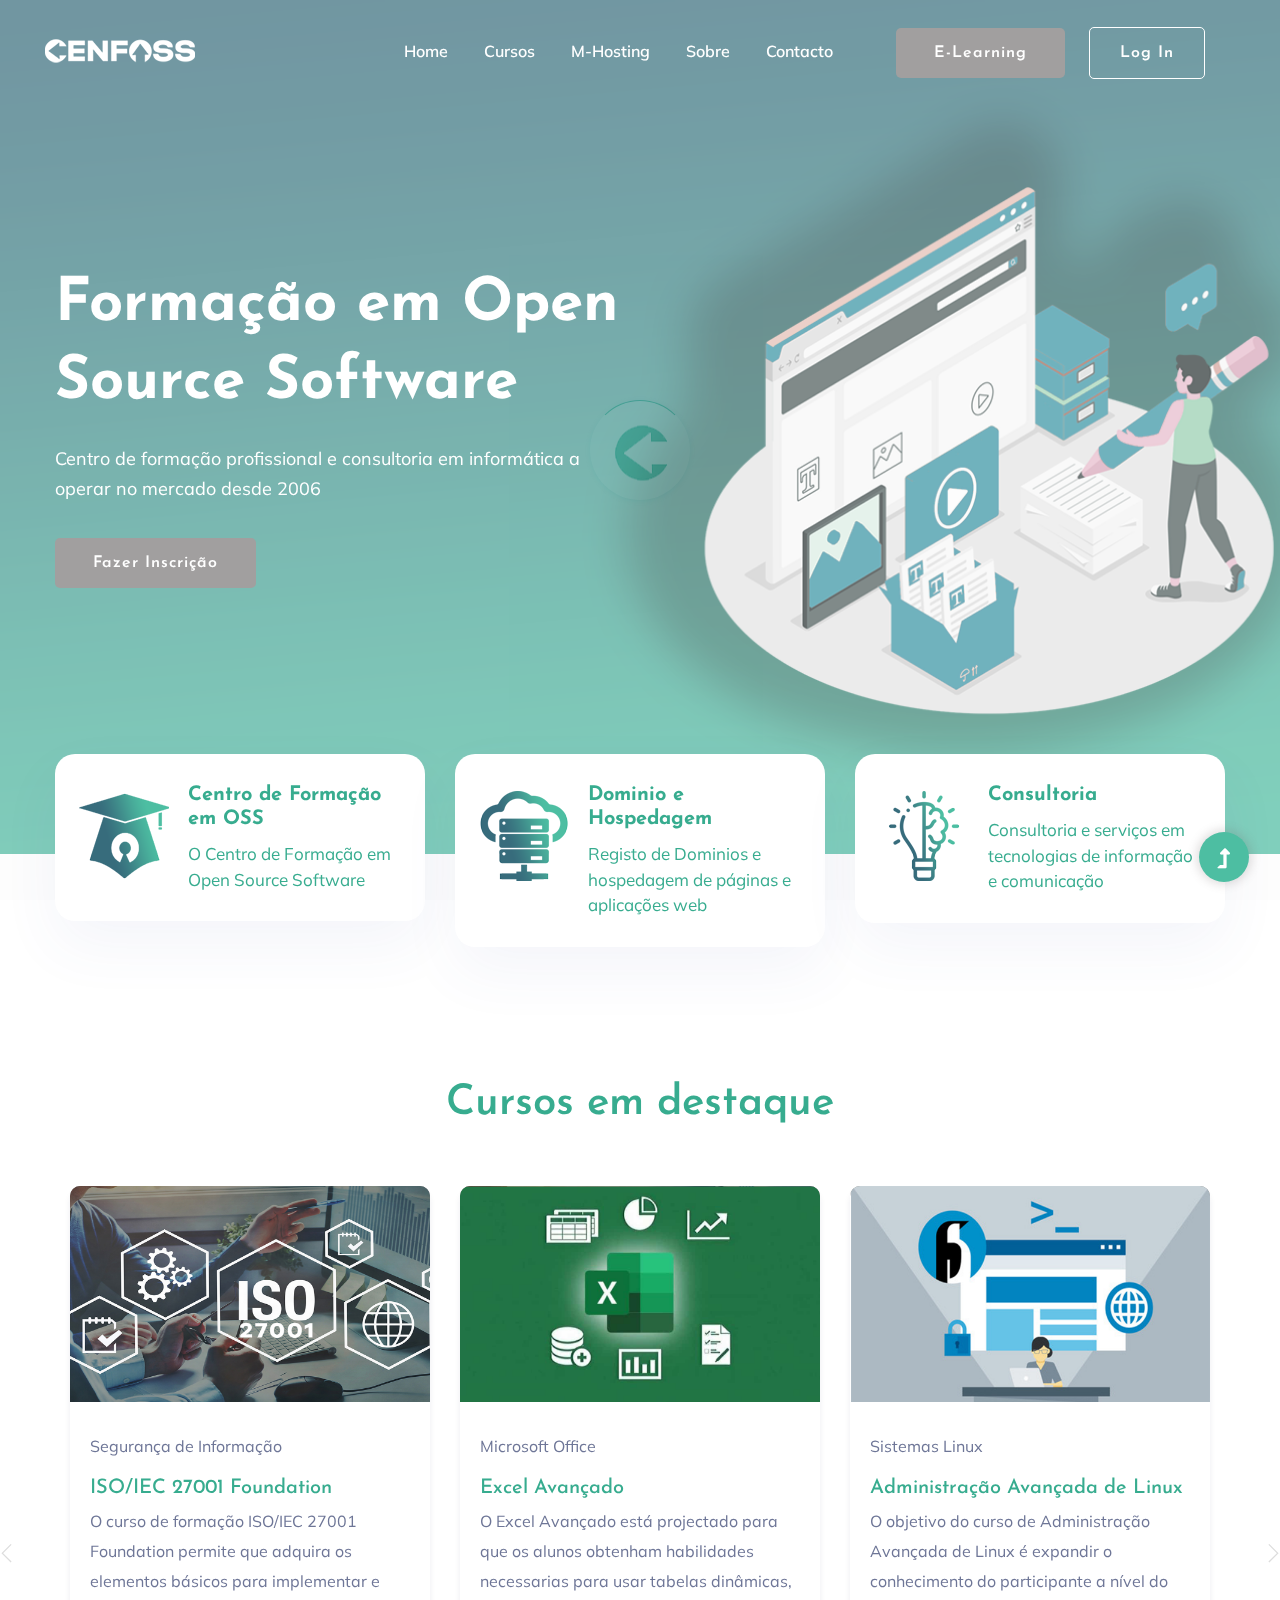
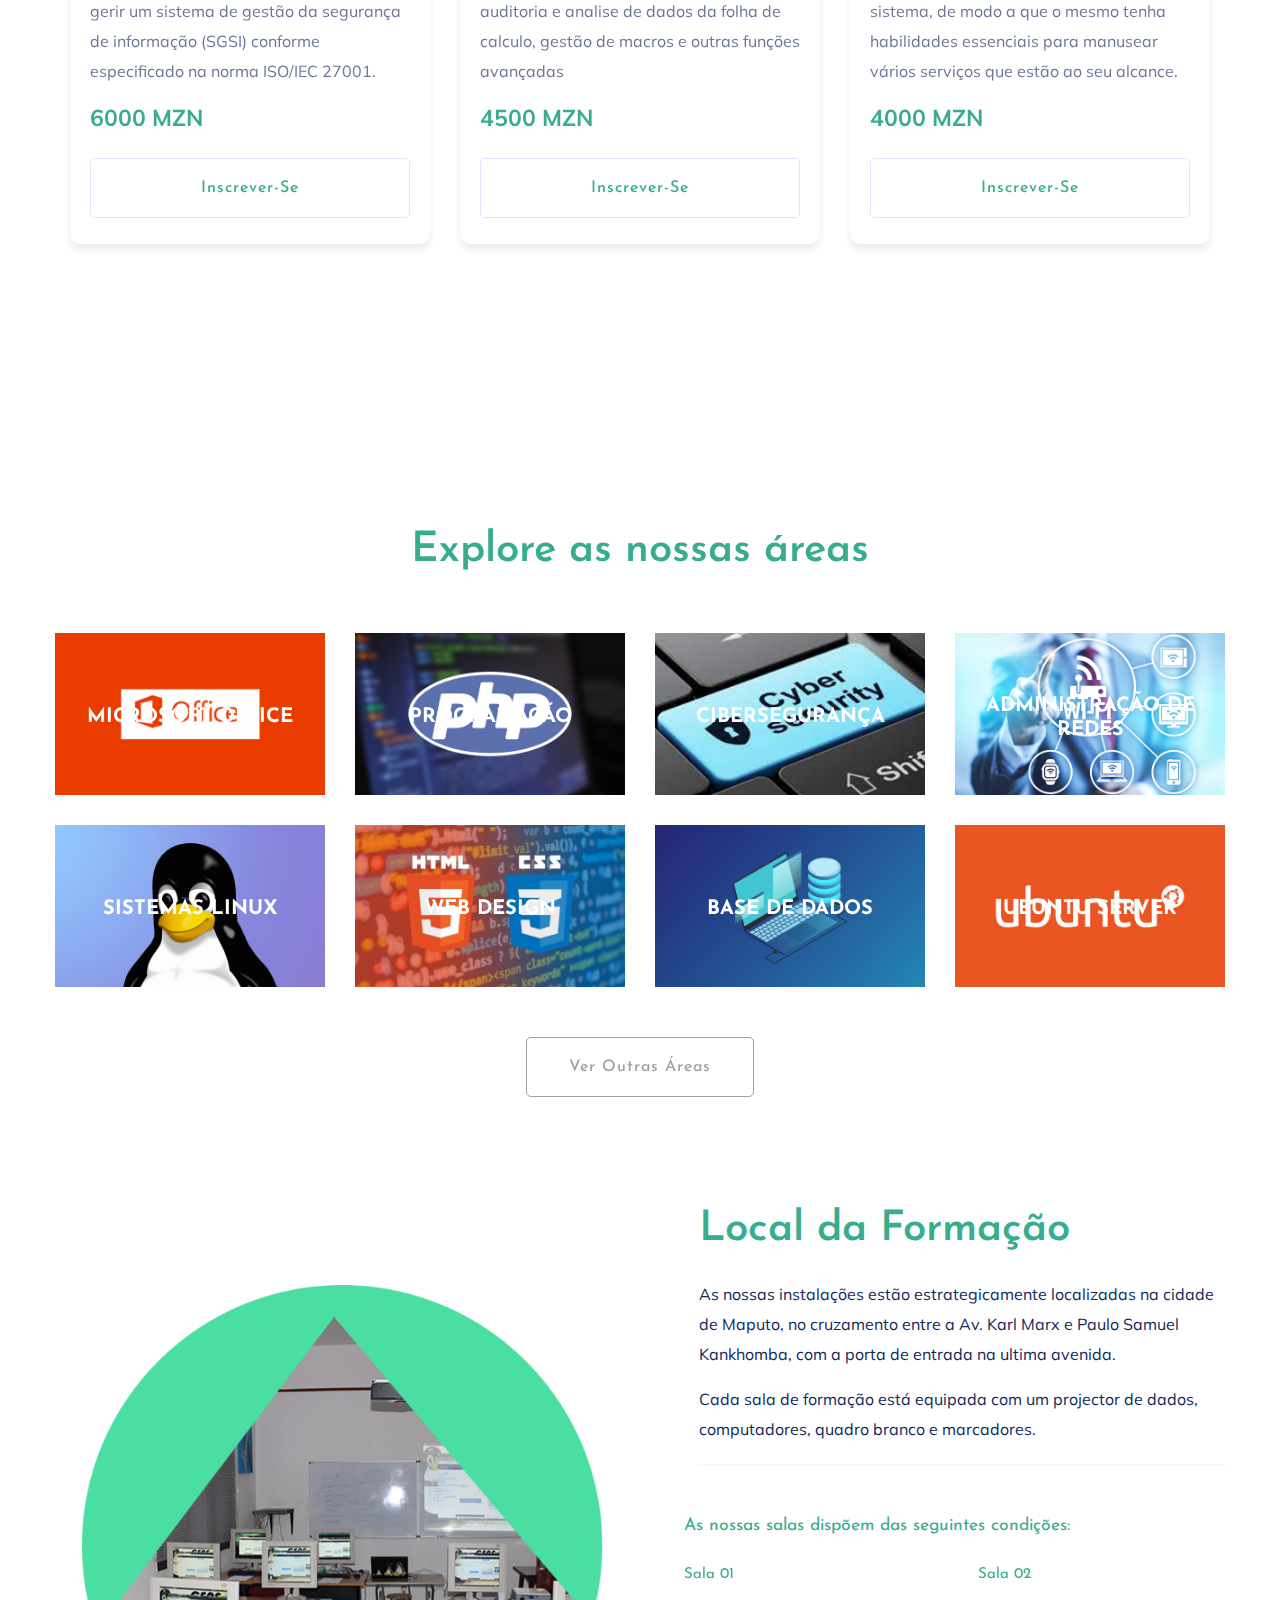
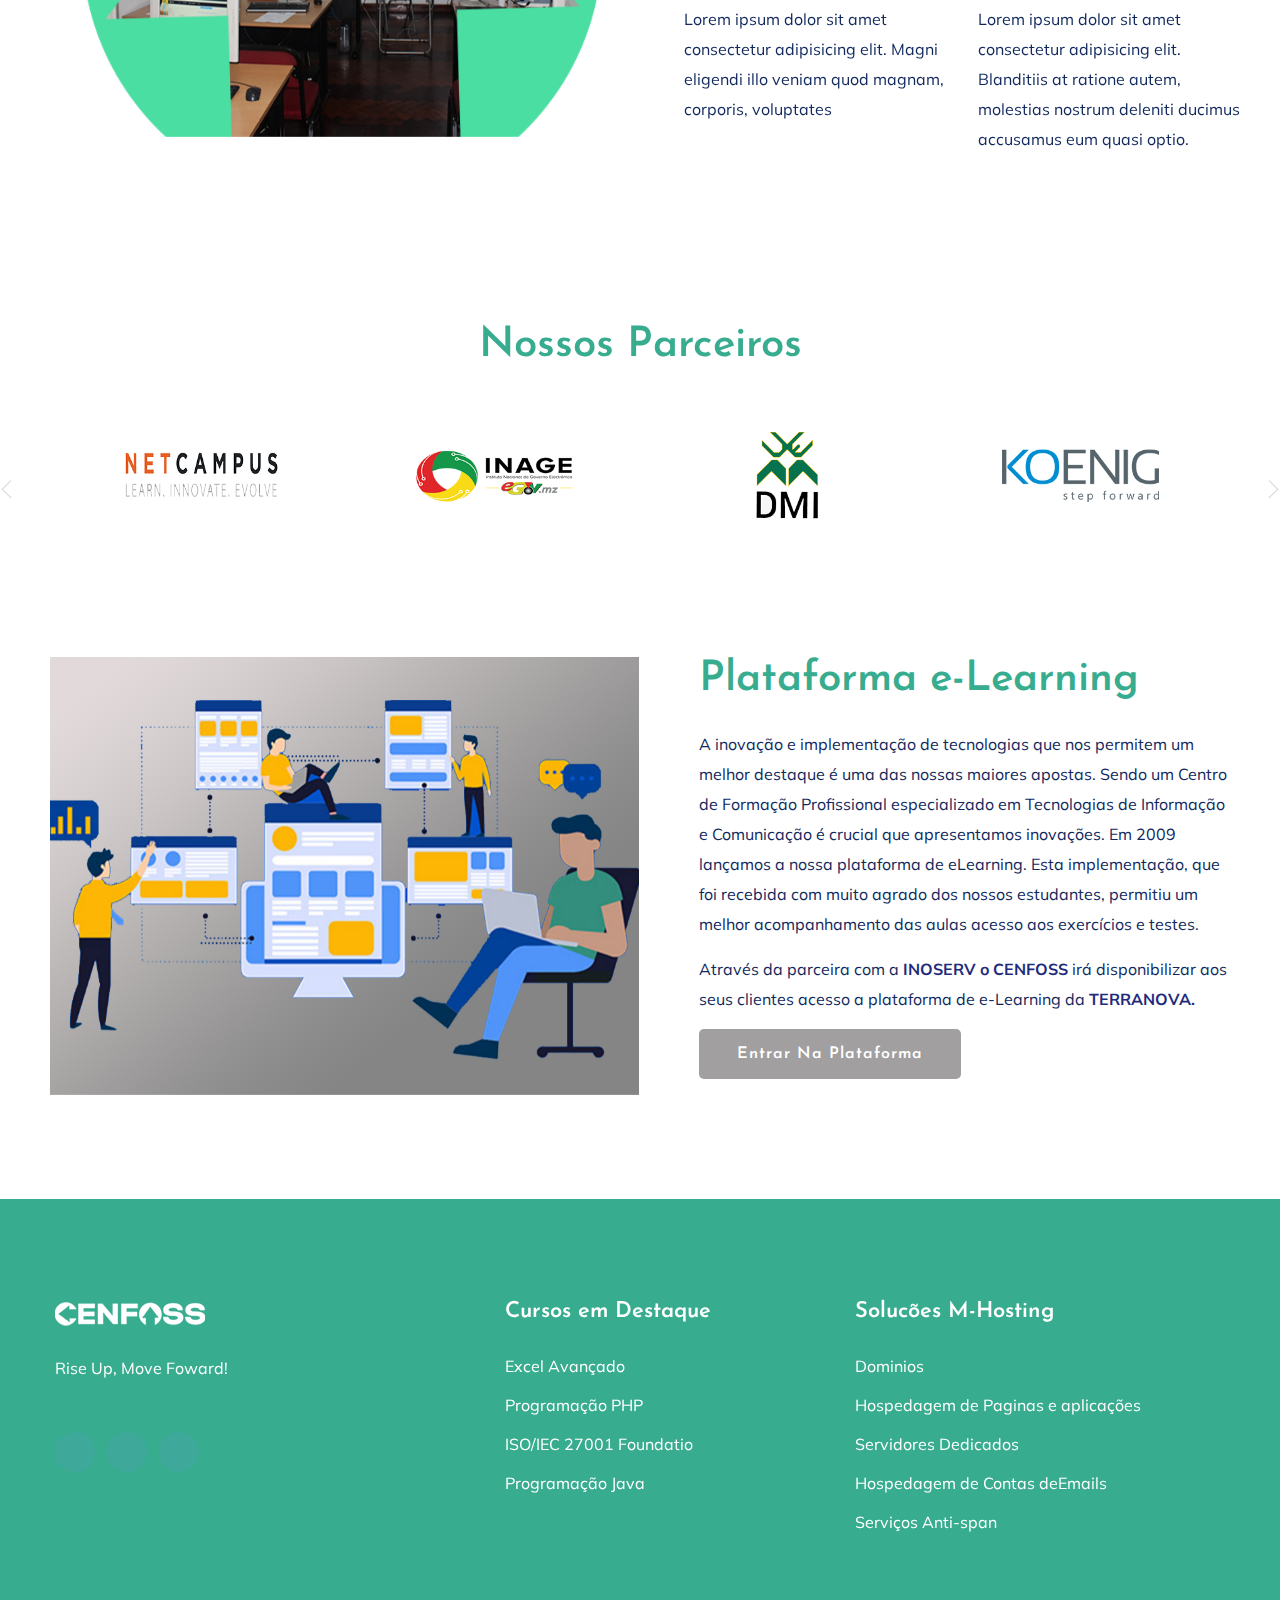
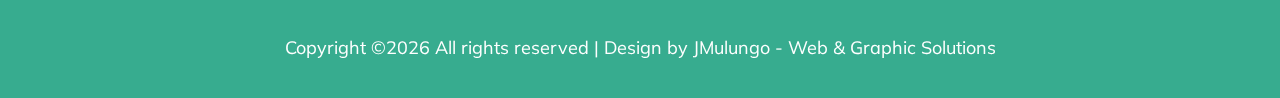
<file: index.html>
<!doctype html>
<html class="no-js" lang="zxx">
<head>
    <meta charset="utf-8">
    <meta http-equiv="x-ua-compatible" content="ie=edge">
    <title>CENFOSS | Centro de Formação em Open Source Software</title>
    <meta name="description" content="">
    <meta name="viewport" content="width=device-width, initial-scale=1">
    <link rel="manifest" href="">
    <link rel="shortcut icon" type="image/x-icon" href="assets/img/logo/loder.png">

    <!-- CSS here -->
    <link rel="stylesheet" href="assets/css/bootstrap.min.css">
    <link rel="stylesheet" href="assets/css/owl.carousel.min.css">
    <link rel="stylesheet" href="assets/css/slicknav.css">
    <link rel="stylesheet" href="assets/css/flaticon.css">
    <link rel="stylesheet" href="assets/css/progressbar_barfiller.css">
    <link rel="stylesheet" href="assets/css/gijgo.css">
    <link rel="stylesheet" href="assets/css/animate.min.css">
    <link rel="stylesheet" href="assets/css/animated-headline.css">
    <link rel="stylesheet" href="assets/css/magnific-popup.css">
    <link rel="stylesheet" href="assets/css/fontawesome-all.min.css">
    <link rel="stylesheet" href="assets/css/themify-icons.css">
    <link rel="stylesheet" href="assets/css/slick.css">
    <link rel="stylesheet" href="assets/css/nice-select.css">
    <link rel="stylesheet" href="assets/css/style.css">
    
</head>

<body>
    <!-- ? Preloader Start -->
    <div id="preloader-active">
        <div class="preloader d-flex align-items-center justify-content-center">
            <div class="preloader-inner position-relative">
                <div class="preloader-circle"></div>
                <div class="preloader-img pere-text">
                    <img src="assets/img/logo/loder-2.png" alt="">
                </div>
            </div>
        </div>
    </div>
    <!-- Preloader Start -->
    <header>
        <!-- Header Start -->
        <div class="header-area header-transparent">
            <div class="main-header ">
                <div class="header-bottom  header-sticky">
                    <div class="container-fluid">
                        <div class="row align-items-center">
                            <!-- Logo -->
                            <div class="col-xl-2 col-lg-2">
                                <div class="logo">
                                    <a href="index.html"><img src="assets/img/logo/logo.png" alt=""></a>
                                </div>
                            </div>
                            <div class="col-xl-10 col-lg-10">
                                <div class="menu-wrapper d-flex align-items-center justify-content-end">
                                    <!-- Main-menu -->
                                    <div class="main-menu d-none d-lg-block">
                                        <nav>
                                            <ul id="navigation">                                                                                          
                                                <li class="active" ><a href="index.html">Home</a></li>
                                                <li><a href="courses.html">Cursos</a></li>

                                               


                                                <li><a href="#">M-Hosting</a>
                                                    <ul class="submenu">
                                                        <li><a href="">Dominio</a></li>
                                                        <li><a href="">Hospedagem</a></li>
                                                       
                                                    </ul>
                                                </li>

                                              

                                                <li><a href="">Sobre</a></li>

                                                <li><a href="">Contacto</a></li>
                                                <!-- Button -->
                                                <li class="button-header margin-left "><a href="#" class="btn">e-Learning</a></li>
                                                <li class="button-header"><a href="" class="btn btn3">Log in</a></li>
                                            </ul>
                                        </nav>
                                    </div>
                                </div>
                            </div> 
                            <!-- Mobile Menu -->
                            <div class="col-12">
                                <div class="mobile_menu d-block d-lg-none"></div>
                            </div>
                        </div>
                    </div>
                </div>
            </div>
        </div>
        <!-- Header End -->
    </header>
    <main>
        <!--? slider Area Start-->
        <section class="slider-area ">
            <div class="slider-active">
                <!-- Single Slider -->
                <div class="single-slider slider-height d-flex align-items-center">
                    <div class="container">
                        <div class="row">
                            <div class="col-xl-6 col-lg-7 col-md-12">
                                <div class="hero__caption">
                                    <h1 data-animation="fadeInLeft" data-delay="0.2s">Formação em Open Source Software</h1>
                                    <p data-animation="fadeInLeft" data-delay="0.4s">Centro de formação 
                                        profissional e consultoria em informática a operar no mercado desde 2006</p>
                                    <a href="#" class="btn hero-btn" data-animation="fadeInLeft" data-delay="0.7s">Fazer Inscrição</a>
                                </div>
                            </div>
                        </div>
                    </div>          
                </div>
            </div>
        </section>
        <!-- ? services-area -->
        <div class="services-area">
            <div class="container">
                <div class="row justify-content-sm-center">
                    <div class="col-lg-4 col-md-6 col-sm-8">
                        <div class="single-services mb-30">
                            <div class="features-icon">
                                <img src="assets/img/icon/icon1.png" alt="">
                            </div>
                            <div class="features-caption">
                                <h3> Centro de Formação em OSS</h3>
                                <p>O Centro de Formação em Open Source Software</p>
                            </div>
                        </div>
                    </div>
                    <div class="col-lg-4 col-md-6 col-sm-8">
                        <div class="single-services mb-30">
                            <div class="features-icon">
                                <img src="assets/img/icon/icon2.png" alt="">
                            </div>
                            <div class="features-caption">
                                <h3>Dominio e Hospedagem</h3>
                                <p>Registo de Dominios e hospedagem de páginas e aplicações web</p>
                            </div>
                        </div>
                    </div>
                    <div class="col-lg-4 col-md-6 col-sm-8">
                        <div class="single-services mb-30">
                            <div class="features-icon">
                                <img src="assets/img/icon/icon3.png" alt="">
                            </div>
                            <div class="features-caption">
                                <h3>Consultoria</h3>
                                <p> Consultoria e serviços em tecnologias de informação e comunicação</p>
                            </div>
                        </div>
                    </div>
                </div>
            </div>
        </div>
        <!-- Courses area start -->
        <div class="courses-area section-padding40 fix">
            <div class="container">
                <div class="row justify-content-center">
                    <div class="col-xl-7 col-lg-8">
                        <div class="section-tittle text-center mb-55">
                            <h2>Cursos em destaque</h2>
                        </div>
                    </div>
                </div>
                <div class="courses-actives">
                    <!-- Single -->
                    <div class="properties pb-20">
                        <div class="properties__card">
                            <div class="properties__img overlay1">
                                <a href="#"><img src="assets/img/cursos/iso-27001-2.png" alt=""></a>
                            </div>
                            <div class="properties__caption">
                                <p>Segurança de Informação </p>
                                <h3><a href="#">ISO/IEC 27001 Foundation</a></h3>
                                <p>O curso de formação ISO/IEC 27001 Foundation permite que  adquira os elementos básicos para implementar e gerir um sistema de gestão da segurança de informação (SGSI) conforme especificado na norma ISO/IEC 27001. 

                                </p>
                                <div class="properties__footer d-flex justify-content-between align-items-center">
                                   
                                    <div class="price">
                                        <span>6000 MZN</span>
                                    </div>
                                </div>
                                <a href="#" class="border-btn border-btn2">Inscrever-se</a>
                            </div>

                        </div>
                    </div>
                    <!-- Single -->

 <!-- Single -->
 <div class="properties pb-20">
    <div class="properties__card">
        <div class="properties__img overlay1">
            <a href="#"><img src="assets/img/cursos/excel-av.png" alt=""></a>
        </div>
        <div class="properties__caption">
            <p>Microsoft Office</p>
            <h3><a href="#"> Excel Avançado</a></h3>
            <p> O Excel Avançado está projectado para que os alunos obtenham habilidades necessarias para usar tabelas dinâmicas, auditoria e analise de dados da folha de calculo, gestão de macros e outras funções avançadas 
            </p>
            <div class="properties__footer d-flex justify-content-between align-items-center">
               
                <div class="price">
                    <span>4500 MZN</span>
                </div>
            </div>
            <a href="#" class="border-btn border-btn2">Inscrever-se</a>
        </div>
    </div>
</div>
<!-- Single -->



                    <!-- Single -->
                    <div class="properties pb-20">
                        <div class="properties__card">
                            <div class="properties__img overlay1">
                                <a href="#"><img src="assets/img/cursos/linux-4.png" alt=""></a>
                            </div>
                            <div class="properties__caption">
                                <p>Sistemas Linux</p>
                                <h3><a href="#"> Administração Avançada de Linux</a></h3>
                                <p>O objetivo do curso de Administração Avançada de Linux é expandir o conhecimento do participante a nível do sistema, de modo a que o mesmo tenha habilidades essenciais para manusear vários serviços que estão ao seu alcance. 
                                </p>
                                <div class="properties__footer d-flex justify-content-between align-items-center">
                                  
                                    <div class="price">
                                        <span>4000 MZN</span>
                                    </div>
                                </div>
                                <a href="#" class="border-btn border-btn2">Inscrever-se</a>
                            </div>
                        </div>
                    </div>
                    <!-- Single -->
                    <!-- Single -->
                    <div class="properties pb-20">
                        <div class="properties__card">
                            <div class="properties__img overlay1">
                                <a href="#"><img src="assets/img/cursos/wifi--2.png" alt=""></a>
                           
                            </div>
                         
                            <div class="properties__caption">
                                <p>Administração de Redes</p>
                                <h3><a href="#"> Administração de Redes Wi-Fi </a></h3>
                                <p> O objetivo do curso de Administração de Redes Wi-Fi é para capacitar o participante a instalar, configurar e dar suporte às redes sem fio, como Access points e Wireless Routers para configuração de redes PontoPonto. .

                                </p>
                                <div class="properties__footer d-flex justify-content-between align-items-center">
                                    
                                    <div class="price">
                                        <span>5000 MZN</span>
                                    </div>
                                </div>
                                <a href="#" class="border-btn border-btn2">Inscrever-se</a>
                            </div>

                        </div>
                    </div>
                    <!-- Single -->
                    <!-- Single -->
                    <div class="properties pb-20">
                        <div class="properties__card">
                            <div class="properties__img overlay1">
                                <a href="#"><img src="assets/img/cursos/php-2.png" alt=""></a>
                            </div>
                            <div class="properties__caption">
                                <p>Programação</p>
                                <h3><a href="#">Programação PHP</a></h3>
                                <p>PHP é uma das linguagens de programação mais utilizada para web actualmente. O mercado para desenvolvedores que programam PHP está bastante aquecido, o que faz com que o ganho de estudá-la não seja apenas intelectual, mas também de boas oportunidades no mercado de trabalho.

                                </p>
                                <div class="properties__footer d-flex justify-content-between align-items-center">
                                   
                                    <div class="price">
                                        <span>5000 MZN</span>
                                    </div>
                                </div>
                                <a href="#" class="border-btn border-btn2">Inscrever-se</a>
                            </div>

                        </div>
                    </div>
                    <!-- Single -->
                </div>
            </div>
        </div>
        <!-- Courses area End -->
        <!--? About Area-1 Start -->
      
                        
        <!-- About Area End -->
        
        <!--? top subjects Area Start -->
        <div class="topic-area section-padding40">
            <div class="container">
                <div class="row justify-content-center">
                    <div class="col-xl-7 col-lg-8">
                        <div class="section-tittle text-center mb-55">
                            <h2>Explore as nossas áreas</h2>
                        </div>
                    </div>
                </div>
                <div class="row">
                    <div class="col-lg-3 col-md-4 col-sm-6">
                        <div class="single-topic text-center mb-30">
                            <div class="topic-img">
                                <img src="assets/img/cursos/offiice.png" alt="">
                                <div class="topic-content-box">
                                    <div class="topic-content">
                                        <h3><a href="#">Microsoft Office</a></h3>
                                    </div>
                                </div>
                            </div>
                        </div>
                    </div>
                    <div class="col-lg-3 col-md-4 col-sm-6">
                        <div class="single-topic text-center mb-30">
                            <div class="topic-img">
                                <img src="assets/img/cursos/php-4.png" alt="">
                                <div class="topic-content-box">
                                    <div class="topic-content">
                                        <h3><a href="#">Programação</a></h3>
                                    </div>
                                </div>
                            </div>
                        </div>
                    </div>
                    <div class="col-lg-3 col-md-4 col-sm-6">
                        <div class="single-topic text-center mb-30">
                            <div class="topic-img">
                                <img src="assets/img/cursos/ciber.png" alt="">
                                <div class="topic-content-box">
                                    <div class="topic-content">
                                        <h3><a href="#">Cibersegurança</a></h3>
                                    </div>
                                </div>
                            </div>
                        </div>
                    </div>
                    <div class="col-lg-3 col-md-4 col-sm-6">
                        <div class="single-topic text-center mb-30">
                            <div class="topic-img">
                                <img src="assets/img/cursos/adobe-stock.png" alt="">
                                <div class="topic-content-box">
                                    <div class="topic-content">
                                        <h3><a href="#">Administração de Redes</a></h3>
                                    </div>
                                </div>
                            </div>
                        </div>
                    </div>
                    <div class="col-lg-3 col-md-4 col-sm-6">
                        <div class="single-topic text-center mb-30">
                            <div class="topic-img">
                                <img src="assets/img/cursos/linux.png" alt="">
                                <div class="topic-content-box">
                                    <div class="topic-content">
                                        <h3><a href="#">Sistemas Linux</a></h3>
                                    </div>
                                </div>
                            </div>
                        </div>
                    </div>
                    <div class="col-lg-3 col-md-4 col-sm-6">
                        <div class="single-topic text-center mb-30">
                            <div class="topic-img">
                                <img src="assets/img/cursos/html-css-3.png" alt="">
                                <div class="topic-content-box">
                                    <div class="topic-content">
                                        <h3><a href="#">Web Design</a></h3>
                                    </div>
                                </div>
                            </div>
                        </div>
                    </div>
                    <div class="col-lg-3 col-md-4 col-sm-6">
                        <div class="single-topic text-center mb-30">
                            <div class="topic-img">
                                <img src="assets/img/cursos/banco.png" alt="">
                                <div class="topic-content-box">
                                    <div class="topic-content">
                                        <h3><a href="#">Base de Dados</a></h3>
                                    </div>
                                </div>
                            </div>
                        </div>
                    </div>
                    <div class="col-lg-3 col-md-4 col-sm-6">
                        <div class="single-topic text-center mb-30">
                            <div class="topic-img">
                                <img src="assets/img/cursos/ubuntu.png" alt="">
                                <div class="topic-content-box">
                                    <div class="topic-content">
                                        <h3><a href="#">UBuntu Server</a></h3>
                                    </div>
                                </div>
                            </div>
                        </div>
                    </div>
                </div>
                <div class="row justify-content-center">
                    <div class="col-xl-12">
                        <div class="section-tittle text-center mt-20">
                            <a href="" class="border-btn">Ver outras áreas</a>
                        </div>
                    </div>
                </div>
            </div>
        </div>
        <!-- top subjects End -->
        <!--? About Area-3 Start -->
        <section class="about-area3 fix">
            <div class="support-wrapper align-items-center">
                <div class="right-content3">
                    <!-- img -->
                    <div class="right-img">
                        <img src="assets/img/gallery/about3.png" alt="">
                    </div>
                </div>
                <div class="left-content3">
                    <!-- section tittle -->
                    <div class="section-tittle section-tittle2 mb-20">
                        <div class="front-text">
                            <h2 class="">Local da Formação</h2>


                            <p>As nossas instalações estão estrategicamente localizadas na cidade de Maputo, no cruzamento entre a Av. Karl Marx e Paulo Samuel Kankhomba, com a porta de entrada na ultima avenida.</p>
                            <p>Cada sala de formação está equipada com um projector de dados, computadores, quadro branco e marcadores. </p>


                            <!-- <h1> Nossas Instalações</h1> -->
                        </div>
                    </div>


                    <div class="section-top-border">
                        <div class="row">
                        <h3 class="mb-30"> As nossas salas dispõem das seguintes condições: </h3>
                        <div class="row">
                            <div class="col-md-6">
                                <div class="single-defination">
                                    <h4 class="mb-20">Sala 01</h4>
                                    <p>
                                        Lorem ipsum dolor sit amet consectetur adipisicing elit. Magni eligendi illo veniam quod magnam, corporis, voluptates
                                    </p>
                                    
                                </div>
                            </div>
                            <div class="col-md-6">
                                <div class="single-defination">
                                    <h4 class="mb-20">Sala 02</h4>
                                    <p>
                                        Lorem ipsum dolor sit amet consectetur adipisicing elit. Blanditiis at ratione autem, molestias nostrum deleniti ducimus accusamus eum quasi optio.
                                    </p>
                                </div>
                            </div>
                          
                        </div>
                    </div>





                
                </div>
            </div>
        </section>
        <!-- About Area End -->
        <!--? Team -->
        <section class="team-area section-padding40 fix">
            <div class="container">
                <div class="row justify-content-center">
                    <div class="col-xl-7 col-lg-8">
                        <div class="section-tittle text-center mb-55">
                            <h2>Nossos Parceiros</h2>
                        </div>
                    </div>
                </div>
                <div class="team-active">
                    <div class="single-cat text-center">
                        <div class="cat-icon">
                            <img src="assets/img//clients/netcampus.png" alt="">
                        </div>
                        <!-- <div class="cat-cap">
                            <h5><a href="services.html">Mr. Urela</a></h5>
                            <p>The automated process all your website tasks.</p>
                        </div> -->
                    </div>
                    <div class="single-cat text-center">
                        <div class="cat-icon">
                            <img src="assets/img/clients/inage.png" alt="">
                        </div>
                        <!-- <div class="cat-cap">
                            <h5><a href="services.html">Mr. Uttom</a></h5>
                            <p>The automated process all your website tasks.</p>
                        </div> -->
                    </div>
                    <div class="single-cat text-center">
                        <div class="cat-icon">
                            <img src="assets/img/clients/dmi.png" alt="">
                        </div>
                        <!-- <div class="cat-cap">
                            <h5><a href="services.html">Mr. Shakil</a></h5>
                            <p>The automated process all your website tasks.</p>
                        </div> -->
                    </div>
                    <div class="single-cat text-center">
                        <div class="cat-icon">
                            <img src="assets/img/clients/koenig.png" alt="">
                        </div>
                        <!-- <div class="cat-cap">
                            <h5><a href="services.html">Mr. Arafat</a></h5>
                            <p>The automated process all your website tasks.</p>
                        </div> -->
                    </div>
                    <div class="single-cat text-center">
                        <div class="cat-icon">
                            <img src="assets/img/clients/minec.png" alt="">
                        </div>
                        <!-- <div class="cat-cap">
                            <h5><a href="services.html">Mr. saiful</a></h5>
                            <p>The automated process all your website tasks.</p>
                        </div> -->
                    </div>
                </div>
            </div>
        </section>
        <!-- Services End -->
        <!--? About Area-2 Start -->
        <section class="about-area2 fix pb-padding">
            <div class="support-wrapper align-items-center">
                <div class="right-content2">
                    <!-- img -->
                    <div class="right-img">
                        <img src="assets/img/gallery/about2.png" alt="">
                    </div>
                </div>
                <div class="left-content2">
                    <!-- section tittle -->
                    <div class="section-tittle section-tittle2 mb-20">
                        <div class="front-text">
                            <h2 class="">Plataforma e-Learning</h2>
                            <p>A inovação e implementação de tecnologias que nos permitem um melhor destaque é uma das nossas maiores apostas. Sendo um Centro de Formação Profissional especializado em Tecnologias de Informação e Comunicação é crucial que apresentamos inovações. Em 2009 lançamos a nossa plataforma de eLearning. Esta implementação, que foi recebida com muito agrado dos nossos estudantes, permitiu um melhor acompanhamento das aulas acesso aos  exercícios e testes.</p>

                            <p>  
                                Através da parceira com a <b>INOSERV o CENFOSS</b> irá disponibilizar aos seus clientes acesso a plataforma de e-Learning da <b>TERRANOVA.</b> 
                                 
                                 </p>
                            <a href="#" class="btn">Entrar na Plataforma</a>
                        </div>
                    </div>
                </div>
            </div>
        </section>
        <!-- About Area End -->
    </main>
    <footer>
     <div class="footer-wrappper footer-bg">
        <!-- Footer Start-->
        <div class="footer-area footer-padding">
            <div class="container">
                <div class="row justify-content-between">
                    <div class="col-xl-4 col-lg-5 col-md-4 col-sm-6">
                        <div class="single-footer-caption mb-50">
                            <div class="single-footer-caption mb-30">
                                <!-- logo -->
                                <div class="footer-logo mb-25">
                                    <a href="index.html"><img src="assets/img/logo/logo.png" alt=""></a>
                                </div>
                                <div class="footer-tittle">
                                    <div class="footer-pera">
                                        <p>Rise Up, Move Foward!</p>
                                    </div>
                                </div>
                                <!-- social -->
                                <div class="footer-social">
                                    <a href="#"><i class="fa-facebook"></i></a>

                                    <a href=""><i class="fa-linkedin"></i></a>

                                    <a href="#"><i class="fa-instagram"></i></a>

                                </div>
                            </div>
                        </div>
                    </div>
                    <div class="col-xl-3 col-lg-3 col-md-4 col-sm-5">
                        <div class="single-footer-caption mb-50">
                            <div class="footer-tittle">
                                <h4>Cursos em Destaque</h4>
                                <ul>
                                    <li><a href="#">Excel Avançado</a></li>
                                    <li><a href="#">Programação PHP</a></li>
                                    <li><a href="#">ISO/IEC  27001 Foundatio</a></li>
                                    <li><a href="#">Programação Java</a></li>
                                  
                                </ul>
                            </div>
                        </div>
                    </div>
                    <div class="col-xl-4 col-lg-6 col-md-6 col-sm-6">
                        <div class="single-footer-caption mb-50">
                            <div class="footer-tittle">
                                <h4>Solucões M-Hosting</h4>
                                <ul>
                                    <li><a href="#">Dominios</a></li>
                                    <li><a href="#">Hospedagem de  Paginas e aplicações</a></li>
                                    <li><a href="#">Servidores Dedicados</a></li>
                                    <li><a href="#">Hospedagem de Contas deEmails</a></li>
                                    <li><a href="#">Serviços Anti-span</a></li>
                                </ul>
                            </div>
                        </div>
                    </div>
                  
                </div>
            </div>
        </div>
        <!-- footer-bottom area -->
        <div class="footer-bottom-area">
            <div class="container">
                <div class="footer-border">
                    <div class="row d-flex align-items-center">
                        <div class="col-xl-12 ">
                            <div class="footer-copy-right text-center">
                                <p><!-- Link back to Colorlib can't be removed. Template is licensed under CC BY 3.0. -->
                                  Copyright &copy;<script>document.write(new Date().getFullYear());</script> All rights reserved | Design by 
                                  <a href="" target="_blank">
                                    JMulungo - Web & Graphic Solutions
                                    </a>
                                  <!-- Link back to Colorlib can't be removed. Template is licensed under CC BY 3.0. --></p>
                              </div>
                          </div>
                      </div>
                  </div>
              </div>
          </div>
          <!-- Footer End-->
      </div>
  </footer> 
  <!-- Scroll Up -->
  <div id="back-top" >
    <a title="Go to Top" href="#"> <i class="fas fa-level-up-alt"></i></a>
</div>

<!-- JS here -->
<script src="./assets/js/vendor/modernizr-3.5.0.min.js"></script>
<!-- Jquery, Popper, Bootstrap -->
<script src="./assets/js/vendor/jquery-1.12.4.min.js"></script>
<script src="./assets/js/popper.min.js"></script>
<script src="./assets/js/bootstrap.min.js"></script>
<!-- Jquery Mobile Menu -->
<script src="./assets/js/jquery.slicknav.min.js"></script>

<!-- Jquery Slick , Owl-Carousel Plugins -->
<script src="./assets/js/owl.carousel.min.js"></script>
<script src="./assets/js/slick.min.js"></script>
<!-- One Page, Animated-HeadLin -->
<script src="./assets/js/wow.min.js"></script>
<script src="./assets/js/animated.headline.js"></script>
<script src="./assets/js/jquery.magnific-popup.js"></script>

<!-- Date Picker -->
<script src="./assets/js/gijgo.min.js"></script>
<!-- Nice-select, sticky -->
<script src="./assets/js/jquery.nice-select.min.js"></script>
<script src="./assets/js/jquery.sticky.js"></script>
<!-- Progress -->
<script src="./assets/js/jquery.barfiller.js"></script>

<!-- counter , waypoint,Hover Direction -->
<script src="./assets/js/jquery.counterup.min.js"></script>
<script src="./assets/js/waypoints.min.js"></script>
<script src="./assets/js/jquery.countdown.min.js"></script>
<script src="./assets/js/hover-direction-snake.min.js"></script>

<!-- contact js -->
<script src="./assets/js/contact.js"></script>
<script src="./assets/js/jquery.form.js"></script>
<script src="./assets/js/jquery.validate.min.js"></script>
<script src="./assets/js/mail-script.js"></script>
<script src="./assets/js/jquery.ajaxchimp.min.js"></script>

<!-- Jquery Plugins, main Jquery -->	
<script src="./assets/js/plugins.js"></script>
<script src="./assets/js/main.js"></script>

</body>
</html>
</file>
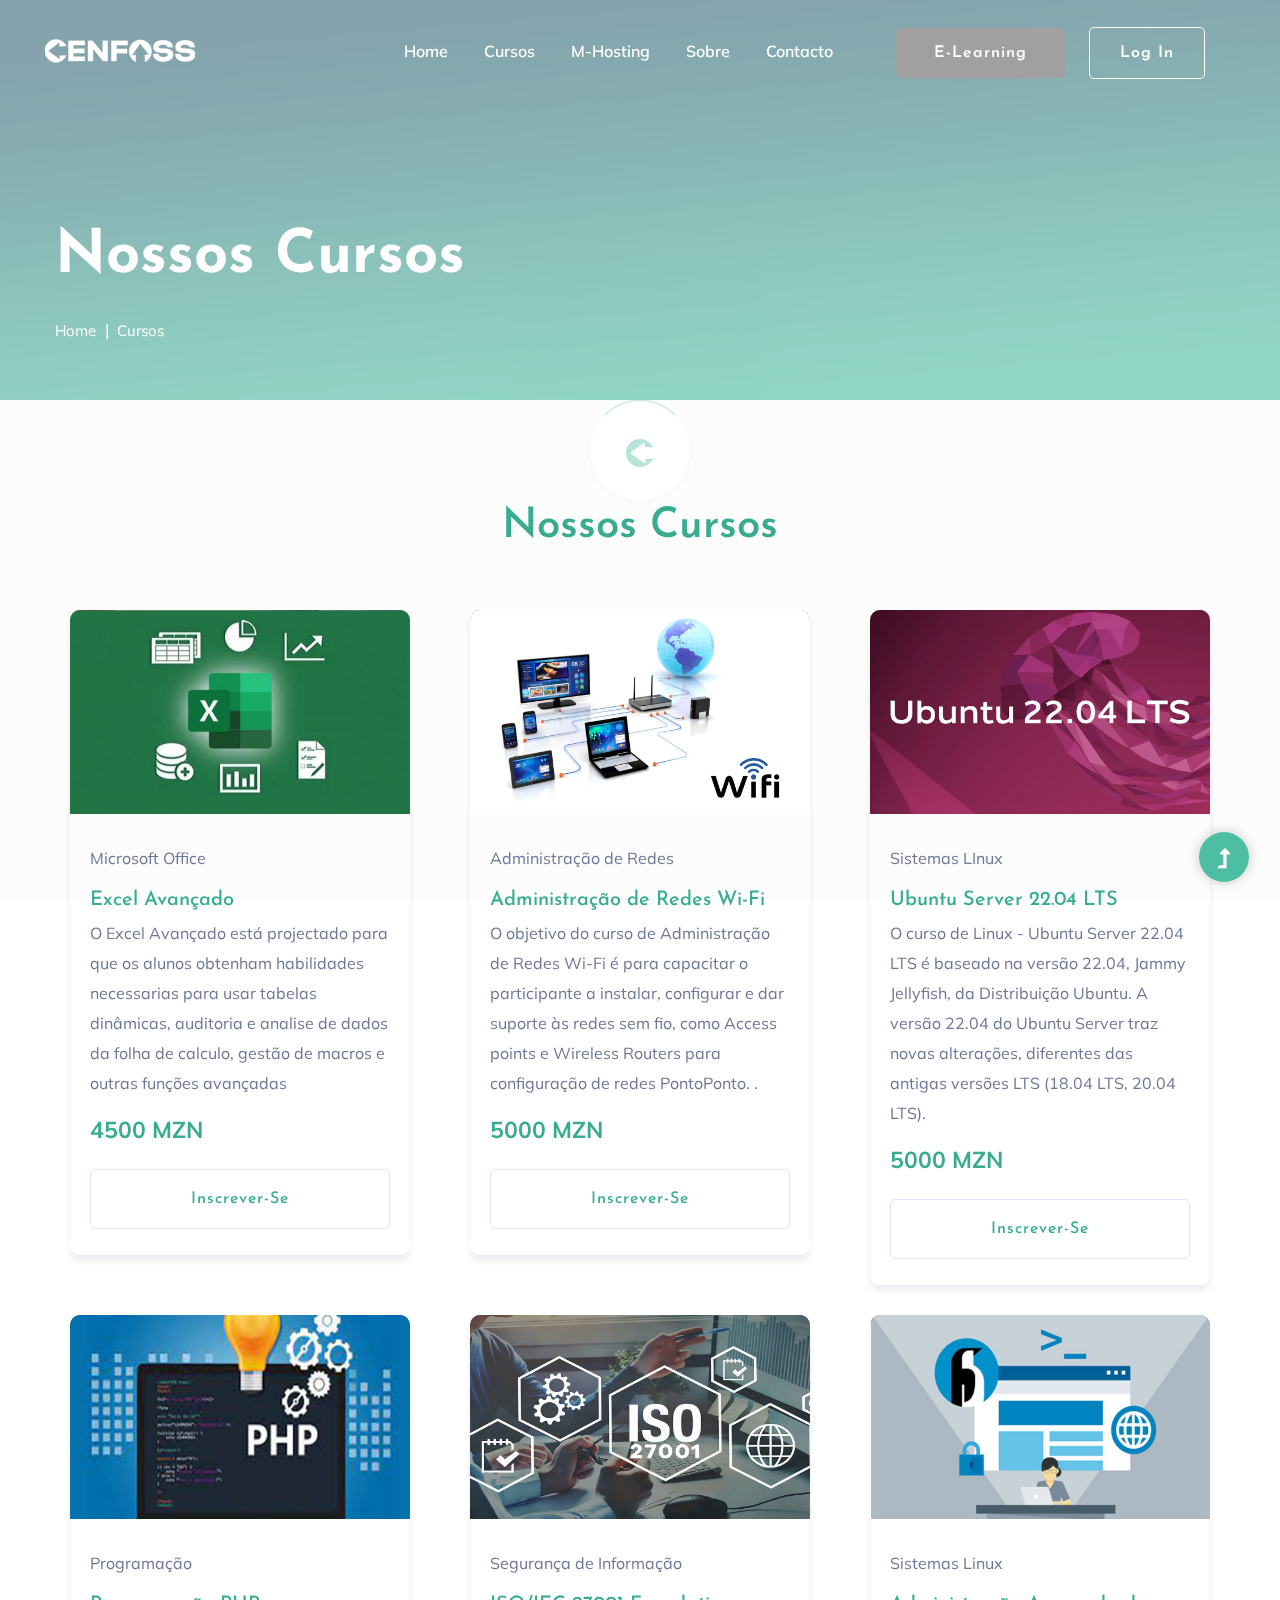
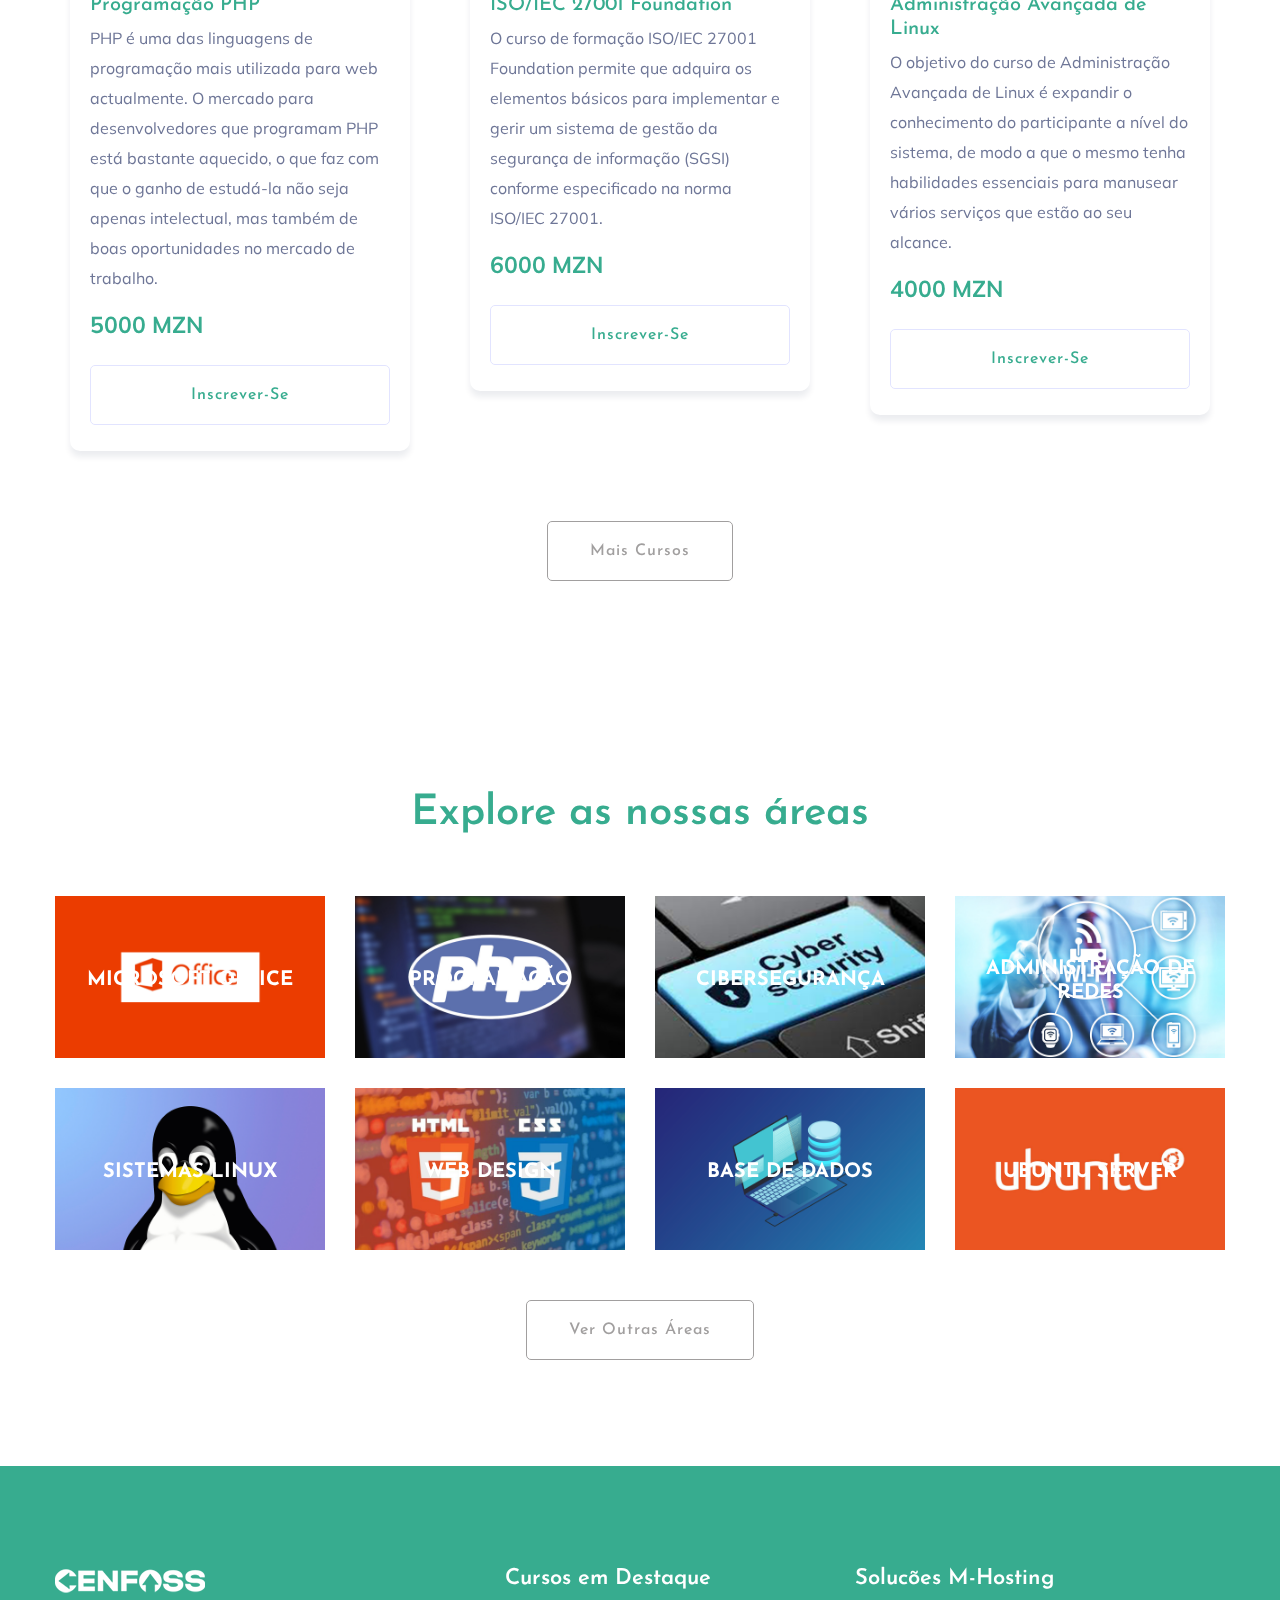
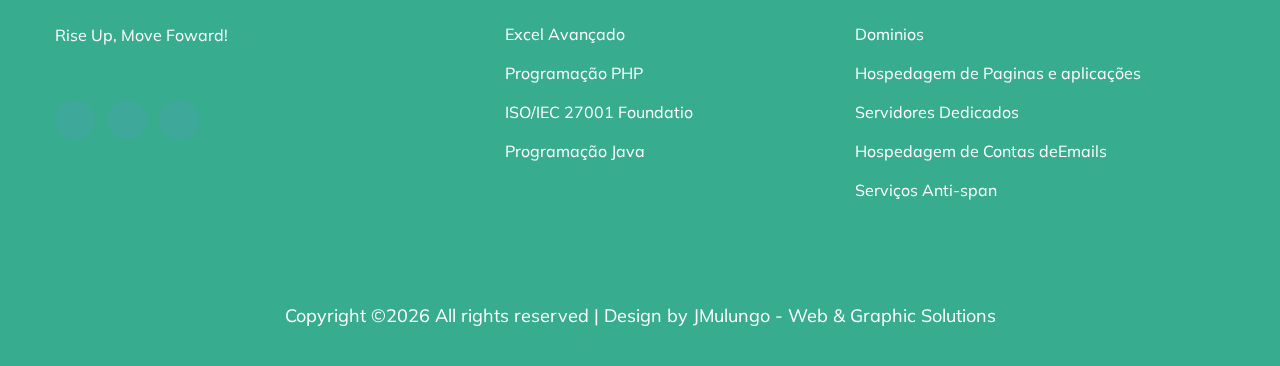
<file: courses.html>
<!doctype html>
<html class="no-js" lang="zxx">
<head>
    <meta charset="utf-8">
    <meta http-equiv="x-ua-compatible" content="ie=edge">
    <title>CENFOSS | Centro de Formação em Open Source Software</title>
    <meta name="description" content="">
    <meta name="viewport" content="width=device-width, initial-scale=1">
    <link rel="manifest" href="site.webmanifest">
    <link rel="shortcut icon" type="image/x-icon" href="assets/img/logo/loder.png">

    <!-- CSS here -->
    <link rel="stylesheet" href="assets/css/bootstrap.min.css">
    <link rel="stylesheet" href="assets/css/owl.carousel.min.css">
    <link rel="stylesheet" href="assets/css/slicknav.css">
    <link rel="stylesheet" href="assets/css/flaticon.css">
    <link rel="stylesheet" href="assets/css/progressbar_barfiller.css">
    <link rel="stylesheet" href="assets/css/gijgo.css">
    <link rel="stylesheet" href="assets/css/animate.min.css">
    <link rel="stylesheet" href="assets/css/animated-headline.css">
    <link rel="stylesheet" href="assets/css/magnific-popup.css">
    <link rel="stylesheet" href="assets/css/fontawesome-all.min.css">
    <link rel="stylesheet" href="assets/css/themify-icons.css">
    <link rel="stylesheet" href="assets/css/slick.css">
    <link rel="stylesheet" href="assets/css/nice-select.css">
    <link rel="stylesheet" href="assets/css/style.css">
</head>

<body>
    <!-- ? Preloader Start -->
    <div id="preloader-active">
        <div class="preloader d-flex align-items-center justify-content-center">
            <div class="preloader-inner position-relative">
                <div class="preloader-circle"></div>
                <div class="preloader-img pere-text">
                    <img src="assets/img/logo/loder.png" alt="">
                </div>
            </div>
        </div>
    </div>
    <!-- Preloader Start -->
    <!-- Header Start -->
    <div class="header-area header-transparent">
        <div class="main-header ">
            <div class="header-bottom  header-sticky">
                <div class="container-fluid">
                    <div class="row align-items-center">
                        <!-- Logo -->
                        <div class="col-xl-2 col-lg-2">
                            <div class="logo">
                                <a href="index.html"><img src="assets/img/logo/logo.png" alt=""></a>
                            </div>
                        </div>
                        <div class="col-xl-10 col-lg-10">
                            <div class="menu-wrapper d-flex align-items-center justify-content-end">
                                <!-- Main-menu -->
                                <div class="main-menu d-none d-lg-block">
                                    <nav>
                                        <ul id="navigation">                                                                                          
                                            <li class="active" ><a href="index.html">Home</a></li>
                                                <li><a href="courses.html">Cursos</a></li>

                                               


                                                <li><a href="#">M-Hosting</a>
                                                    <ul class="submenu">
                                                        <li><a href="">Dominio</a></li>
                                                        <li><a href="">Hospedagem</a></li>
                                                       
                                                    </ul>
                                                </li>

                                              

                                                <li><a href="">Sobre</a></li>

                                                <li><a href="">Contacto</a></li>
                                                <!-- Button -->
                                                <li class="button-header margin-left "><a href="#" class="btn">e-Learning</a></li>
                                                <li class="button-header"><a href="" class="btn btn3">Log in</a></li>
                                        </ul>
                                    </nav>
                                </div>
                            </div>
                        </div> 
                        <!-- Mobile Menu -->
                        <div class="col-12">
                            <div class="mobile_menu d-block d-lg-none"></div>
                        </div>
                    </div>
                </div>
            </div>
        </div>
    </div>
    <!-- Header End -->
    <main>
        <!--? slider Area Start-->
        <section class="slider-area slider-area2">
            <div class="slider-active">
                <!-- Single Slider -->
                <div class="single-slider slider-height2">
                    <div class="container">
                        <div class="row">
                            <div class="col-xl-8 col-lg-11 col-md-12">
                                <div class="hero__caption hero__caption2">
                                    <h1 data-animation="bounceIn" data-delay="0.2s">Nossos Cursos</h1>
                                    <!-- breadcrumb Start-->
                                    <nav aria-label="breadcrumb">
                                        <ol class="breadcrumb">
                                            <li class="breadcrumb-item"><a href="index.html">Home</a></li>
                                            <li class="breadcrumb-item"><a href="#">Cursos</a></li> 
                                        </ol>
                                    </nav>
                                    <!-- breadcrumb End -->
                                </div>
                            </div>
                        </div>
                    </div>          
                </div>
            </div>
        </section>
        <!-- Courses area start -->
        <div class="courses-area section-padding40 fix">
            <div class="container">
                <div class="row justify-content-center">
                    <div class="col-xl-7 col-lg-8">
                        <div class="section-tittle text-center mb-55">
                            <h2>Nossos Cursos</h2>
                        </div>
                    </div>
                </div>
                <div class="row">
                    <div class="col-lg-4">
                        <div class="properties properties2 mb-30">
                            <div class="properties__card">
                                <div class="properties__img overlay1">
                                    <a href="#"><img src="assets/img/cursos/excel-av.png" alt=""></a>
                                </div>
                                <div class="properties__caption">
                                    <p>Microsoft Office</p>
                                    <h3><a href="#"> Excel Avançado</a></h3>
                                    <p> O Excel Avançado está projectado para que os alunos obtenham habilidades necessarias para usar tabelas dinâmicas, auditoria e analise de dados da folha de calculo, gestão de macros e outras funções avançadas 
                                    </p>
                                    <div class="properties__footer d-flex justify-content-between align-items-center">
                                       
                                        <div class="price">
                                            <span>4500 MZN</span>
                                        </div>
                                    </div>
                                    <a href="#" class="border-btn border-btn2">Inscrever-se</a>
                                </div>
                                
                            </div>
                        </div>
                    </div>
                    <div class="col-lg-4">
                        <div class="properties properties2 mb-30">
                            <div class="properties__card">
                                <div class="properties__img overlay1">
                                    <a href="#"><img src="assets/img/cursos/wifi--2.png" alt=""></a>
                           
                                </div>
                             
                                <div class="properties__caption">
                                    <p>Administração de Redes</p>
                                    <h3><a href="#"> Administração de Redes Wi-Fi </a></h3>
                                    <p> O objetivo do curso de Administração de Redes Wi-Fi é para capacitar o participante a instalar, configurar e dar suporte às redes sem fio, como Access points e Wireless Routers para configuração de redes PontoPonto. .
    
                                    </p>
                                    <div class="properties__footer d-flex justify-content-between align-items-center">
                                        
                                        <div class="price">
                                            <span>5000 MZN</span>
                                        </div>
                                    </div>
                                    <a href="#" class="border-btn border-btn2">Inscrever-se</a>
                                </div>
                                
                            </div>
                        </div>
                    </div>
                    <div class="col-lg-4">
                        <div class="properties properties2 mb-30">
                            <div class="properties__card">
                                <div class="properties__img overlay1">
                                    <a href="#"><img src="assets/img/cursos/ubuntu-server.png" alt=""></a>
                            </div>
                            <div class="properties__caption">
                                <p>Sistemas LInux</p>
                                <h3><a href="#">Ubuntu Server 22.04 LTS</a></h3>
                                <p>O curso de Linux - Ubuntu Server 22.04 LTS é baseado na versão 22.04, Jammy Jellyfish, da Distribuição Ubuntu. A versão 22.04 do Ubuntu Server traz novas alterações, diferentes das antigas versões LTS (18.04 LTS, 20.04 LTS). 

                                </p>
                                <div class="properties__footer d-flex justify-content-between align-items-center">
                                   
                                    <div class="price">
                                        <span>5000 MZN</span>
                                    </div>
                                </div>
                                <a href="#" class="border-btn border-btn2">Inscrever-se</a>
                              
                                </div>
                                
                            </div>
                        </div>
                    </div>
                    <div class="col-lg-4">
                        <div class="properties properties2 mb-30">
                            <div class="properties__card">
                                <div class="properties__img overlay1">
                                    <a href="#"><img src="assets/img/cursos/php-2.png" alt=""></a>
                            </div>
                            <div class="properties__caption">
                                <p>Programação</p>
                                <h3><a href="#">Programação PHP</a></h3>
                                <p>PHP é uma das linguagens de programação mais utilizada para web actualmente. O mercado para desenvolvedores que programam PHP está bastante aquecido, o que faz com que o ganho de estudá-la não seja apenas intelectual, mas também de boas oportunidades no mercado de trabalho.

                                </p>
                                <div class="properties__footer d-flex justify-content-between align-items-center">
                                   
                                    <div class="price">
                                        <span>5000 MZN</span>
                                    </div>
                                </div>
                                <a href="#" class="border-btn border-btn2">Inscrever-se</a>
                                </div>
                                
                            </div>
                        </div>
                    </div>
                    <div class="col-lg-4">
                        <div class="properties properties2 mb-30">
                            <div class="properties__card">
                                <div class="properties__img overlay1">
                                    <a href="#"><img src="assets/img/cursos/iso-27001-2.png" alt=""></a>
                            </div>
                            <div class="properties__caption">
                                <p>Segurança de Informação </p>
                                <h3><a href="#">ISO/IEC 27001 Foundation</a></h3>
                                <p>O curso de formação ISO/IEC 27001 Foundation permite que  adquira os elementos básicos para implementar e gerir um sistema de gestão da segurança de informação (SGSI) conforme especificado na norma ISO/IEC 27001. 

                                </p>
                                <div class="properties__footer d-flex justify-content-between align-items-center">
                                   
                                    <div class="price">
                                        <span>6000 MZN</span>
                                    </div>
                                </div>
                                <a href="#" class="border-btn border-btn2">Inscrever-se</a>
                                </div>
                            </div>
                        </div>
                    </div>

                    <div class="col-lg-4">
                        <div class="properties properties2 mb-30">
                            <div class="properties__card">
                                <div class="properties__img overlay1">
                                    <a href="#"><img src="assets/img/cursos/linux-4.png" alt=""></a>
                            </div>
                            <div class="properties__caption">
                                <p>Sistemas Linux</p>
                                <h3><a href="#"> Administração Avançada de Linux</a></h3>
                                <p>O objetivo do curso de Administração Avançada de Linux é expandir o conhecimento do participante a nível do sistema, de modo a que o mesmo tenha habilidades essenciais para manusear vários serviços que estão ao seu alcance. 
                                </p>
                                <div class="properties__footer d-flex justify-content-between align-items-center">
                                  
                                    <div class="price">
                                        <span>4000 MZN</span>
                                    </div>
                                </div>
                                <a href="#" class="border-btn border-btn2">Inscrever-se</a>
                                </div>
                            </div>
                        </div>
                    </div>
                </div>
                <div class="row justify-content-center">
                    <div class="col-xl-7 col-lg-8">
                        <div class="section-tittle text-center mt-40">
                            <a href="#" class="border-btn">Mais cursos</a>
                        </div>
                    </div>
                </div>
            </div>
        </div>
        <!-- Courses area End -->
        <!--? top subjects Area Start -->
      
        
        <!--? top subjects Area Start -->
        <div class="topic-area section-padding40">
            <div class="container">
                <div class="row justify-content-center">
                    <div class="col-xl-7 col-lg-8">
                        <div class="section-tittle text-center mb-55">
                            <h2>Explore as nossas áreas</h2>
                        </div>
                    </div>
                </div>
                <div class="row">
                    <div class="col-lg-3 col-md-4 col-sm-6">
                        <div class="single-topic text-center mb-30">
                            <div class="topic-img">
                                <img src="assets/img/cursos/offiice.png" alt="">
                                <div class="topic-content-box">
                                    <div class="topic-content">
                                        <h3><a href="#">Microsoft Office</a></h3>
                                    </div>
                                </div>
                            </div>
                        </div>
                    </div>
                    <div class="col-lg-3 col-md-4 col-sm-6">
                        <div class="single-topic text-center mb-30">
                            <div class="topic-img">
                                <img src="assets/img/cursos/php-4.png" alt="">
                                <div class="topic-content-box">
                                    <div class="topic-content">
                                        <h3><a href="#">Programação</a></h3>
                                    </div>
                                </div>
                            </div>
                        </div>
                    </div>
                    <div class="col-lg-3 col-md-4 col-sm-6">
                        <div class="single-topic text-center mb-30">
                            <div class="topic-img">
                                <img src="assets/img/cursos/ciber.png" alt="">
                                <div class="topic-content-box">
                                    <div class="topic-content">
                                        <h3><a href="#">Cibersegurança</a></h3>
                                    </div>
                                </div>
                            </div>
                        </div>
                    </div>
                    <div class="col-lg-3 col-md-4 col-sm-6">
                        <div class="single-topic text-center mb-30">
                            <div class="topic-img">
                                <img src="assets/img/cursos/adobe-stock.png" alt="">
                                <div class="topic-content-box">
                                    <div class="topic-content">
                                        <h3><a href="#">Administração de Redes</a></h3>
                                    </div>
                                </div>
                            </div>
                        </div>
                    </div>
                    <div class="col-lg-3 col-md-4 col-sm-6">
                        <div class="single-topic text-center mb-30">
                            <div class="topic-img">
                                <img src="assets/img/cursos/linux.png" alt="">
                                <div class="topic-content-box">
                                    <div class="topic-content">
                                        <h3><a href="#">Sistemas Linux</a></h3>
                                    </div>
                                </div>
                            </div>
                        </div>
                    </div>
                    <div class="col-lg-3 col-md-4 col-sm-6">
                        <div class="single-topic text-center mb-30">
                            <div class="topic-img">
                                <img src="assets/img/cursos/html-css-3.png" alt="">
                                <div class="topic-content-box">
                                    <div class="topic-content">
                                        <h3><a href="#">Web Design</a></h3>
                                    </div>
                                </div>
                            </div>
                        </div>
                    </div>
                    <div class="col-lg-3 col-md-4 col-sm-6">
                        <div class="single-topic text-center mb-30">
                            <div class="topic-img">
                                <img src="assets/img/cursos/banco.png" alt="">
                                <div class="topic-content-box">
                                    <div class="topic-content">
                                        <h3><a href="#">Base de Dados</a></h3>
                                    </div>
                                </div>
                            </div>
                        </div>
                    </div>
                    <div class="col-lg-3 col-md-4 col-sm-6">
                        <div class="single-topic text-center mb-30">
                            <div class="topic-img">
                                <img src="assets/img/cursos/ubuntu.png" alt="">
                                <div class="topic-content-box">
                                    <div class="topic-content">
                                        <h3><a href="#">UBuntu Server</a></h3>
                                    </div>
                                </div>
                            </div>
                        </div>
                    </div>
                </div>
                <div class="row justify-content-center">
                    <div class="col-xl-12">
                        <div class="section-tittle text-center mt-20">
                            <a href="" class="border-btn">Ver outras áreas</a>
                        </div>
                    </div>
                </div>
            </div>
        </div>
        <!-- top subjects End -->
                     
      
                           
    </main>

    <footer>
        <div class="footer-wrappper footer-bg">
           <!-- Footer Start-->
           <div class="footer-area footer-padding">
               <div class="container">
                   <div class="row justify-content-between">
                       <div class="col-xl-4 col-lg-5 col-md-4 col-sm-6">
                           <div class="single-footer-caption mb-50">
                               <div class="single-footer-caption mb-30">
                                   <!-- logo -->
                                   <div class="footer-logo mb-25">
                                       <a href="index.html"><img src="assets/img/logo/logo.png" alt=""></a>
                                   </div>
                                   <div class="footer-tittle">
                                       <div class="footer-pera">
                                           <p>Rise Up, Move Foward!</p>
                                       </div>
                                   </div>
                                   <!-- social -->
                                   <div class="footer-social">
                                       <a href="#"><i class="fa-facebook"></i></a>
   
                                       <a href=""><i class="fa-linkedin"></i></a>
   
                                       <a href="#"><i class="fa-instagram"></i></a>
   
                                   </div>
                               </div>
                           </div>
                       </div>
                       <div class="col-xl-3 col-lg-3 col-md-4 col-sm-5">
                           <div class="single-footer-caption mb-50">
                               <div class="footer-tittle">
                                   <h4>Cursos em Destaque</h4>
                                   <ul>
                                       <li><a href="#">Excel Avançado</a></li>
                                       <li><a href="#">Programação PHP</a></li>
                                       <li><a href="#">ISO/IEC  27001 Foundatio</a></li>
                                       <li><a href="#">Programação Java</a></li>
                                     
                                   </ul>
                               </div>
                           </div>
                       </div>
                       <div class="col-xl-4 col-lg-6 col-md-6 col-sm-6">
                           <div class="single-footer-caption mb-50">
                               <div class="footer-tittle">
                                   <h4>Solucões M-Hosting</h4>
                                   <ul>
                                       <li><a href="#">Dominios</a></li>
                                       <li><a href="#">Hospedagem de  Paginas e aplicações</a></li>
                                       <li><a href="#">Servidores Dedicados</a></li>
                                       <li><a href="#">Hospedagem de Contas deEmails</a></li>
                                       <li><a href="#">Serviços Anti-span</a></li>
                                   </ul>
                               </div>
                           </div>
                       </div>
                     
                   </div>
               </div>
           </div>
           <!-- footer-bottom area -->
           <div class="footer-bottom-area">
               <div class="container">
                   <div class="footer-border">
                       <div class="row d-flex align-items-center">
                           <div class="col-xl-12 ">
                               <div class="footer-copy-right text-center">
                                   <p><!-- Link back to Colorlib can't be removed. Template is licensed under CC BY 3.0. -->
                                     Copyright &copy;<script>document.write(new Date().getFullYear());</script> All rights reserved | Design by 
                                     <a href="" target="_blank">
                                       JMulungo - Web & Graphic Solutions
                                       </a>
                                     <!-- Link back to Colorlib can't be removed. Template is licensed under CC BY 3.0. --></p>
                                 </div>
                             </div>
                         </div>
                     </div>
                 </div>
             </div>
             <!-- Footer End-->
         </div>
     </footer> 
     <!-- Scroll Up -->
     <div id="back-top" >
       <a title="Go to Top" href="#"> <i class="fas fa-level-up-alt"></i></a>
   </div>
   
   <!-- JS here -->
   <script src="./assets/js/vendor/modernizr-3.5.0.min.js"></script>
   <!-- Jquery, Popper, Bootstrap -->
   <script src="./assets/js/vendor/jquery-1.12.4.min.js"></script>
   <script src="./assets/js/popper.min.js"></script>
   <script src="./assets/js/bootstrap.min.js"></script>
   <!-- Jquery Mobile Menu -->
   <script src="./assets/js/jquery.slicknav.min.js"></script>
   
   <!-- Jquery Slick , Owl-Carousel Plugins -->
   <script src="./assets/js/owl.carousel.min.js"></script>
   <script src="./assets/js/slick.min.js"></script>
   <!-- One Page, Animated-HeadLin -->
   <script src="./assets/js/wow.min.js"></script>
   <script src="./assets/js/animated.headline.js"></script>
   <script src="./assets/js/jquery.magnific-popup.js"></script>
   
   <!-- Date Picker -->
   <script src="./assets/js/gijgo.min.js"></script>
   <!-- Nice-select, sticky -->
   <script src="./assets/js/jquery.nice-select.min.js"></script>
   <script src="./assets/js/jquery.sticky.js"></script>
   <!-- Progress -->
   <script src="./assets/js/jquery.barfiller.js"></script>
   
   <!-- counter , waypoint,Hover Direction -->
   <script src="./assets/js/jquery.counterup.min.js"></script>
   <script src="./assets/js/waypoints.min.js"></script>
   <script src="./assets/js/jquery.countdown.min.js"></script>
   <script src="./assets/js/hover-direction-snake.min.js"></script>
   
   <!-- contact js -->
   <script src="./assets/js/contact.js"></script>
   <script src="./assets/js/jquery.form.js"></script>
   <script src="./assets/js/jquery.validate.min.js"></script>
   <script src="./assets/js/mail-script.js"></script>
   <script src="./assets/js/jquery.ajaxchimp.min.js"></script>
   
   <!-- Jquery Plugins, main Jquery -->	
   <script src="./assets/js/plugins.js"></script>
   <script src="./assets/js/main.js"></script>
   
   </body>
   </html>
</file>
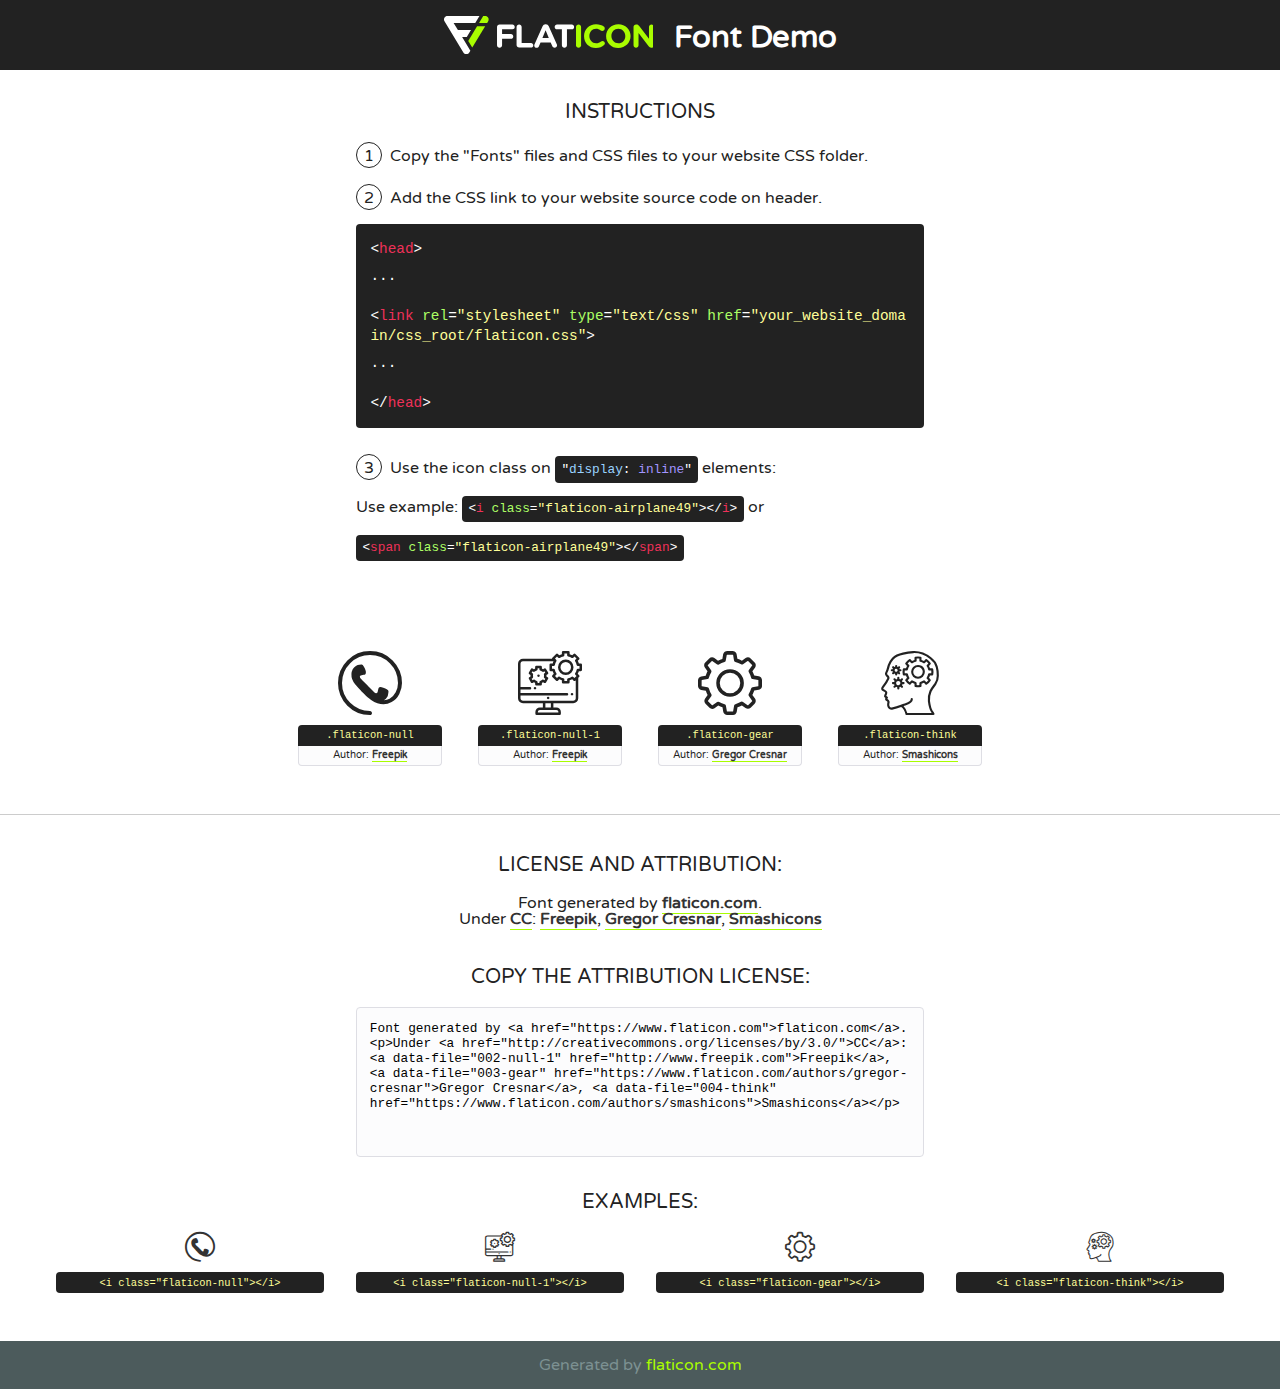
<file: assets/fonts/flaticon.html>
<!DOCTYPE html>
<!--
  Flaticon icon font: Flaticon
  Creation date: 02/06/2020 05:24
-->
<html>
<!DOCTYPE html>
<html>

<head>
    <title>Flaticon WebFont</title>
    <link href="http://fonts.googleapis.com/css?family=Varela+Round" rel="stylesheet" type="text/css" />
    <link rel="stylesheet" type="text/css" href="flaticon.css">
    <meta charset="UTF-8">
    <style>
    html, body, div, span, applet, object, iframe,
    h1, h2, h3, h4, h5, h6, p, blockquote, pre,
    a, abbr, acronym, address, big, cite, code,
    del, dfn, em, img, ins, kbd, q, s, samp,
    small, strike, strong, sub, sup, tt, var,
    b, u, i, center,
    dl, dt, dd, ol, ul, li,
    fieldset, form, label, legend,
    table, caption, tbody, tfoot, thead, tr, th, td,
    article, aside, canvas, details, embed, 
    figure, figcaption, footer, header, hgroup, 
    menu, nav, output, ruby, section, summary,
    time, mark, audio, video {
        margin: 0;
        padding: 0;
        border: 0;
        font-size: 100%;
        font: inherit;
        vertical-align: baseline;
    }
    /* HTML5 display-role reset for older browsers */
    article, aside, details, figcaption, figure, 
    footer, header, hgroup, menu, nav, section {
        display: block;
    }
    body {
        line-height: 1;
    }
    ol, ul {
        list-style: none;
    }
    blockquote, q {
        quotes: none;
    }
    blockquote:before, blockquote:after,
    q:before, q:after {
        content: '';
        content: none;
    }
    table {
        border-collapse: collapse;
        border-spacing: 0;
    }
    body {
        font-family: 'Varela Round', Helvetica, Arial, sans-serif;
        font-size: 16px;
        color: #222;
    }
    a {
        color: #333;
        border-bottom: 1px solid #a9fd00;
        font-weight: bold;
        text-decoration: none;
    }
    * {
        -moz-box-sizing: border-box;
        -webkit-box-sizing: border-box;
        box-sizing: border-box;
        margin: 0;
        padding: 0;
    }
    [class^="flaticon-"]:before, [class*=" flaticon-"]:before, [class^="flaticon-"]:after, [class*=" flaticon-"]:after {
        font-family: Flaticon;
        font-size: 30px;
        font-style: normal;
        margin-left: 20px;
        color: #333;
    }
    .wrapper {
        max-width: 600px;
        margin: auto;
        padding: 0 1em;
    }
    .title {
        font-size: 1.25em;
        text-align: center;
        margin-bottom: 1em;
        text-transform: uppercase;
    }
    header {
        text-align: center;
        background-color: #222;
        color: #fff;
        padding: 1em;
    }
    header .logo {
        width: 210px;
        height: 38px;
        display: inline-block;
        vertical-align: middle;
        margin-right: 1em;
        border: none;
    }
    header strong {
        font-size: 1.95em;
        font-weight: bold;
        vertical-align: middle;
        margin-top: 5px;
        display: inline-block;
    }
    .demo {
        margin: 2em auto;
        line-height: 1.25em;
    }
    .demo ul li {
        margin-bottom: 1em;
    }
    .demo ul li .num {
        color: #222;
        border-radius: 20px;
        display: inline-block;
        width: 26px;
        padding: 3px;
        height: 26px;
        text-align: center;
        margin-right: 0.5em;
        border: 1px solid #222;
    }
    .demo ul li code {
        background-color: #222;
        border-radius: 4px;
        padding: 0.25em 0.5em;
        display: inline-block;
        color: #fff;
        font-family: Consolas,Monaco,Lucida Console,Liberation Mono,DejaVu Sans Mono,Bitstream Vera Sans Mono,Courier New, monospace;
        font-weight: lighter;
        margin-top: 1em;
        font-size: 0.8em;
        word-break: break-all;
    }
    .demo ul li code.big {
        padding: 1em;
        font-size: 0.9em;
    }
    .demo ul li code .red {
        color: #EF3159;
    }
    .demo ul li code .green {
        color: #ACFF65;
    }
    .demo ul li code .yellow {
        color: #FFFF99;
    }
    .demo ul li code .blue {
        color: #99D3FF;
    }
    .demo ul li code .purple {
        color: #A295FF;
    }
    .demo ul li code .dots {
        margin-top: 0.5em;
        display: block;
    }
    #glyphs {
        border-bottom: 1px solid #ccc;
        padding: 2em 0;
        text-align: center;
    }
    .glyph {
        display: inline-block;
        width: 9em;
        margin: 1em;
        text-align: center;
        vertical-align: top;
        background: #FFF;
    }
    .glyph .glyph-icon {
        padding: 10px;
        display: block;
        font-family:"Flaticon";
        font-size: 64px;
        line-height: 1;
    }
    .glyph .glyph-icon:before {
        font-size: 64px;
        color: #222;
        margin-left: 0;
    }
    .class-name {
        font-size: 0.65em;
        background-color: #222;
        color: #fff;
        border-radius: 4px 4px 0 0;
        padding: 0.5em;
        color: #FFFF99;
        font-family: Consolas,Monaco,Lucida Console,Liberation Mono,DejaVu Sans Mono,Bitstream Vera Sans Mono,Courier New, monospace;
    }
    .author-name {
        font-size: 0.6em;
        background-color: #fcfcfd;
        border: 1px solid #DEDEE4;
        border-top: 0;
        border-radius: 0 0 4px 4px;
        padding: 0.5em;
    }
    .class-name:last-child {
        font-size: 10px;
        color:#888;
    }
    .class-name:last-child a {
        font-size: 10px;
        color:#555;
    }
    .class-name:last-child a:hover {
        color:#a9fd00;
    }
    .glyph > input {
        display: block;
        width: 100px;
        margin: 5px auto;
        text-align: center;
        font-size: 12px;
        cursor: text;
    }
    .glyph > input.icon-input {
        font-family:"Flaticon";
        font-size: 16px;
        margin-bottom: 10px;
    }
    .attribution .title {
        margin-top: 2em;
    }
    .attribution textarea {
        background-color: #fcfcfd;
        padding: 1em;
        border: none;
        box-shadow: none;
        border: 1px solid #DEDEE4;
        border-radius: 4px;
        resize: none;
        width: 100%;
        height: 150px;
        font-size: 0.8em;
        font-family: Consolas,Monaco,Lucida Console,Liberation Mono,DejaVu Sans Mono,Bitstream Vera Sans Mono,Courier New, monospace;
        -webkit-appearance: none;
    }
    .iconsuse {
        margin: 2em auto;
        text-align: center;
        max-width: 1200px;
    }
    .iconsuse:after {
        content: '';
        display: table;
        clear: both;
    }
    .iconsuse .image {
        float: left;
        width: 25%;
        padding: 0 1em;
    }
    .iconsuse .image p {
        margin-bottom: 1em;
    }
    .iconsuse .image span {
        display: block;
        font-size: 0.65em;
        background-color: #222;
        color: #fff;
        border-radius: 4px;
        padding: 0.5em;
        color: #FFFF99;
        margin-top: 1em;
        font-family: Consolas,Monaco,Lucida Console,Liberation Mono,DejaVu Sans Mono,Bitstream Vera Sans Mono,Courier New, monospace;
    }
    #footer {
        text-align: center;
        background-color: #4C5B5C;
        color: #7c9192;
        padding: 1em;
    }
    #footer a {
        border: none;
        color: #a9fd00;
        font-weight: normal;
    }
    @media (max-width: 960px) {
        .iconsuse .image {
            width: 50%;
        }
    }
    @media (max-width: 560px) {
        .iconsuse .image {
            width: 100%;
        }
    }
    </style>
</head>

<body class="characters-off">

    <header>
        <a href="https://www.flaticon.com" target="_blank" class="logo">
            <svg version="1.1" xmlns="http://www.w3.org/2000/svg" xmlns:xlink="http://www.w3.org/1999/xlink" xmlns:a="http://ns.adobe.com/AdobeSVGViewerExtensions/3.0/" viewBox="0 0 560.875 102.036" enable-background="new 0 0 560.875 102.036" xml:space="preserve">
                <defs>
                </defs>
                <g>
                    <g class="letters">
                        <path fill="#ffffff" d="M141.596,29.675c0-3.777,2.985-6.767,6.764-6.767h34.438c3.426,0,6.15,2.728,6.15,6.15
                        c0,3.43-2.724,6.149-6.15,6.149h-27.674v13.091h23.719c3.429,0,6.151,2.724,6.151,6.15c0,3.43-2.723,6.149-6.151,6.149h-23.719
                        v17.574c0,3.773-2.986,6.761-6.764,6.761c-3.779,0-6.764-2.989-6.764-6.761V29.675z"></path>
                        <path fill="#ffffff" d="M193.844,29.149c0-3.781,2.985-6.767,6.764-6.767c3.776,0,6.763,2.985,6.763,6.767v42.957h25.039
                        c3.426,0,6.149,2.726,6.149,6.153c0,3.425-2.723,6.15-6.149,6.15h-31.802c-3.779,0-6.764-2.986-6.764-6.768V29.149z"></path>
                        <path fill="#ffffff" d="M241.891,75.71l21.438-48.407c1.492-3.341,4.215-5.357,7.906-5.357h0.792
                        c3.686,0,6.323,2.017,7.815,5.357l21.439,48.407c0.436,0.967,0.701,1.845,0.701,2.723c0,3.602-2.809,6.501-6.414,6.501
                        c-3.161,0-5.269-1.845-6.499-4.655l-4.132-9.661h-27.059l-4.301,10.102c-1.144,2.631-3.426,4.214-6.237,4.214
                        c-3.517,0-6.24-2.81-6.24-6.325C241.1,77.64,241.451,76.677,241.891,75.71z M279.932,58.666l-8.521-20.297l-8.526,20.297H279.932
                        z"></path>
                        <path fill="#ffffff" d="M314.864,35.387H301.86c-3.429,0-6.239-2.813-6.239-6.238c0-3.429,2.811-6.24,6.239-6.24h39.533
                        c3.426,0,6.237,2.811,6.237,6.24c0,3.425-2.811,6.238-6.237,6.238h-13.001v42.785c0,3.773-2.99,6.761-6.764,6.761
                        c-3.779,0-6.764-2.989-6.764-6.761V35.387z"></path>
                        <path fill="#A9FD00" d="M352.615,29.149c0-3.781,2.985-6.767,6.767-6.767c3.774,0,6.761,2.985,6.761,6.767v49.024
                        c0,3.773-2.987,6.761-6.761,6.761c-3.781,0-6.767-2.989-6.767-6.761V29.149z"></path>
                        <path fill="#A9FD00" d="M374.132,53.836v-0.179c0-17.481,13.178-31.801,32.065-31.801c9.22,0,15.459,2.458,20.557,6.238
                        c1.402,1.054,2.637,2.985,2.637,5.357c0,3.692-2.985,6.59-6.681,6.59c-1.845,0-3.071-0.702-4.044-1.319
                        c-3.776-2.813-7.729-4.393-12.562-4.393c-10.364,0-17.831,8.611-17.831,19.154v0.173c0,10.542,7.291,19.329,17.831,19.329
                        c5.715,0,9.492-1.756,13.359-4.834c1.049-0.874,2.458-1.491,4.039-1.491c3.429,0,6.325,2.813,6.325,6.236
                        c0,2.106-1.056,3.78-2.282,4.834c-5.539,4.834-12.036,7.733-21.878,7.733C387.572,85.464,374.132,71.493,374.132,53.836z"></path>
                        <path fill="#A9FD00" d="M433.009,53.836v-0.179c0-17.481,13.79-31.801,32.766-31.801c18.981,0,32.592,14.143,32.592,31.628v0.173
                        c0,17.483-13.785,31.807-32.769,31.807C446.625,85.464,433.009,71.32,433.009,53.836z M484.224,53.836v-0.179
                        c0-10.539-7.725-19.326-18.626-19.326c-10.893,0-18.449,8.611-18.449,19.154v0.173c0,10.542,7.73,19.329,18.626,19.329
                        C476.676,72.986,484.224,64.378,484.224,53.836z"></path>
                        <path fill="#A9FD00" d="M506.233,29.321c0-3.774,2.99-6.763,6.767-6.763h1.401c3.252,0,5.183,1.583,7.029,3.953l26.093,34.265
                        V29.059c0-3.692,2.99-6.677,6.681-6.677c3.683,0,6.671,2.985,6.671,6.677v48.934c0,3.78-2.987,6.765-6.764,6.765h-0.436
                        c-3.257,0-5.188-1.581-7.034-3.953l-27.056-35.492v32.944c0,3.687-2.985,6.676-6.678,6.676c-3.683,0-6.673-2.989-6.673-6.676
                        V29.321z"></path>
                    </g>
                    <g class="insignia">
                        <path fill="#ffffff" d="M48.372,56.137h12.517l11.156-18.537H37.186L25.688,18.539h57.825L94.668,0H9.271
                        C5.925,0,2.842,1.801,1.198,4.716c-1.644,2.907-1.593,6.482,0.134,9.343l50.38,83.501c1.678,2.781,4.689,4.476,7.938,4.476
                        c3.246,0,6.257-1.695,7.935-4.476l2.898-4.804L48.372,56.137z"></path>
                        <g class="i">
                            <path fill="#A9FD00" d="M93.575,18.539h0.031v0.004l21.652,0.004l2.705-4.488c1.727-2.861,1.778-6.436,0.133-9.343
                            C116.454,1.801,113.371,0,110.026,0h-5.294L93.575,18.539z"></path>
                            <polygon fill="#A9FD00" points="88.291,27.356 64.725,66.486 75.519,84.404 109.942,27.356"></polygon>
                        </g>
                    </g>
                </g>
            </svg>
        </a>
        <strong>Font Demo</strong>
    </header>


    <section class="demo wrapper">

        <p class="title">Instructions</p>

        <ul>
            <li>
                <span class="num">1</span>Copy the "Fonts" files and CSS files to your website CSS folder.
            </li>
            <li>
                <span class="num">2</span>Add the CSS link to your website source code on header.
                <code class="big">
                    &lt;<span class="red">head</span>&gt;
                    <br/><span class="dots">...</span>
                    <br/>&lt;<span class="red">link</span> <span class="green">rel</span>=<span class="yellow">"stylesheet"</span> <span class="green">type</span>=<span class="yellow">"text/css"</span> <span class="green">href</span>=<span class="yellow">"your_website_domain/css_root/flaticon.css"</span>&gt;
                    <br/><span class="dots">...</span>
                    <br/>&lt;/<span class="red">head</span>&gt;
                </code>
            </li>

            <li>
                <p>
                    <span class="num">3</span>Use the icon class on <code>"<span class="blue">display</span>:<span class="purple"> inline</span>"</code> elements:
                    <br />
                    Use example: <code>&lt;<span class="red">i</span> <span class="green">class</span>=<span class="yellow">&quot;flaticon-airplane49&quot;</span>&gt;&lt;/<span class="red">i</span>&gt;</code> or <code>&lt;<span class="red">span</span> <span class="green">class</span>=<span class="yellow">&quot;flaticon-airplane49&quot;</span>&gt;&lt;/<span class="red">span</span>&gt;</code>
            </li>
        </ul>

    </section>




   <section id="glyphs">          
    
      
        <div class="glyph"><div class="glyph-icon flaticon-null"></div>
            <div class="class-name">.flaticon-null</div>
            <div class="author-name">Author: <a data-file="001-null" href="http://www.freepik.com">Freepik</a> </div> 
        </div>        
        
        <div class="glyph"><div class="glyph-icon flaticon-null-1"></div>
            <div class="class-name">.flaticon-null-1</div>
            <div class="author-name">Author: <a data-file="002-null-1" href="http://www.freepik.com">Freepik</a> </div> 
        </div>        
        
        <div class="glyph"><div class="glyph-icon flaticon-gear"></div>
            <div class="class-name">.flaticon-gear</div>
            <div class="author-name">Author: <a data-file="003-gear" href="https://www.flaticon.com/authors/gregor-cresnar">Gregor Cresnar</a> </div> 
        </div>        
        
        <div class="glyph"><div class="glyph-icon flaticon-think"></div>
            <div class="class-name">.flaticon-think</div>
            <div class="author-name">Author: <a data-file="004-think" href="https://www.flaticon.com/authors/smashicons">Smashicons</a> </div> 
        </div>        
        

    </section>



    <section class="attribution wrapper"   style="text-align:center;">

      <div class="title">License and attribution:</div><div class="attrDiv">Font generated by <a href="https://www.flaticon.com">flaticon.com</a>. <div><p>Under <a href="http://creativecommons.org/licenses/by/3.0/">CC</a>: <a data-file="002-null-1" href="http://www.freepik.com">Freepik</a>, <a data-file="003-gear" href="https://www.flaticon.com/authors/gregor-cresnar">Gregor Cresnar</a>, <a data-file="004-think" href="https://www.flaticon.com/authors/smashicons">Smashicons</a></p>  </div>
      </div>
      <div class="title">Copy the Attribution License:</div>

    <textarea onclick="this.focus();this.select();">Font generated by &lt;a href=&quot;https://www.flaticon.com&quot;&gt;flaticon.com&lt;/a&gt;. <p>Under <a href="http://creativecommons.org/licenses/by/3.0/">CC</a>: <a data-file="002-null-1" href="http://www.freepik.com">Freepik</a>, <a data-file="003-gear" href="https://www.flaticon.com/authors/gregor-cresnar">Gregor Cresnar</a>, <a data-file="004-think" href="https://www.flaticon.com/authors/smashicons">Smashicons</a></p>  
     </textarea>

    </section>

    <section class="iconsuse">

          <div class="title">Examples:</div>            
             
            <div class="image">
                <p>
                    <i class="glyph-icon flaticon-null"></i> 
                    <span>&lt;i class=&quot;flaticon-null&quot;&gt;&lt;/i&gt;</span>
                </p>
            </div>
            
            <div class="image">
                <p>
                    <i class="glyph-icon flaticon-null-1"></i> 
                    <span>&lt;i class=&quot;flaticon-null-1&quot;&gt;&lt;/i&gt;</span>
                </p>
            </div>
            
            <div class="image">
                <p>
                    <i class="glyph-icon flaticon-gear"></i> 
                    <span>&lt;i class=&quot;flaticon-gear&quot;&gt;&lt;/i&gt;</span>
                </p>
            </div>
            
            <div class="image">
                <p>
                    <i class="glyph-icon flaticon-think"></i> 
                    <span>&lt;i class=&quot;flaticon-think&quot;&gt;&lt;/i&gt;</span>
                </p>
            </div>
                       
        </div>
                            
    </section>

<div id="footer">
    <div>Generated by <a href="https://www.flaticon.com">flaticon.com</a>
    </div>
</div>



</body>
</html>
</file>
<file: assets/css/flaticon.css>
/*
  	Flaticon icon font: Flaticon
  	Creation date: 02/06/2020 05:24
  	*/

@font-face {
  font-family: "Flaticon";
  src: url("../fonts/Flaticon.eot");
  src: url("../fonts/Flaticon.eot?#iefix") format("embedded-opentype"),
       url("../fonts/Flaticon.woff2") format("woff2"),
       url("../fonts/Flaticon.woff") format("woff"),
       url("../fonts/Flaticon.ttf") format("truetype"),
       url("../fonts/Flaticon.svg#Flaticon") format("svg");
  font-weight: normal;
  font-style: normal;
}

@media screen and (-webkit-min-device-pixel-ratio:0) {
  @font-face {
    font-family: "Flaticon";
    src: url("../fonts/Flaticon.svg#Flaticon") format("svg");
  }
}

[class^="flaticon-"]:before, [class*=" flaticon-"]:before,
[class^="flaticon-"]:after, [class*=" flaticon-"]:after {   
  font-family: Flaticon;
font-style: normal;
}

.flaticon-null:before { content: "\f100"; }
.flaticon-null-1:before { content: "\f101"; }
.flaticon-gear:before { content: "\f102"; }
.flaticon-think:before { content: "\f103"; }
</file>
<file: assets/css/progressbar_barfiller.css>
/* Custom Code skills */
.single-skill{
  display: flex;
}

.single-skill span {
	color: #79838b;
	font-size: 13px;
	font-weight: 300;
	letter-spacing: 0;
	margin-bottom: 14px;
	display: block;
}
.single-skill .bar-progress {
	width: 100%;
}
.single-skill .bar-title {
  width: 20%;
  margin-bottom: 19px;
}

.skills-content {
  padding-top: 200px;
  padding-left: 70px;
}

.skills-shape-bg {
  height: 651px;
  width: 868px;
  position: absolute;
  content: "";
  border: 2px solid #4d4d4d;
  left: 40%;
  top: 255px;
}

.skills-shape-bg::before {
  position: absolute;
  content: "";
  height: 465px;
  width: 300px;
  border: 2px solid #4d4d4d;
  left: -35%;
  top: 50%;
  transform: translateY(-50%);
  border-right: 0;
}



/* Default */
.barfiller {
	width: 100%;
	height: 10px;
	background: #f6f9fc;
  position: relative;
  border-radius: 5px;
}

.barfiller .fill {
  display: block;
  position: relative;
  width: 0px;
  height: 100%;
  background: #333;
  z-index: 1;
  border-radius: 5px;
}

.barfiller .tipWrap { display: none; }

.barfiller .tip {
  margin-top: -28px;
  padding: 2px 4px;
  font-size: 16px;
  color: #09cc7f;
  left: 0px;
  position: absolute;
  z-index: 2;
  background: transparent;
  font-weight: 800;
}

.barfiller .tip:after {
  border: solid;
  border-color: rgba(0,0,0,.8) transparent;
  border-width: 6px 6px 0 6px;
  content: "";
  display: block;
  position: absolute;
  left: 9px;
  top: 100%;
  z-index: 9;
  display: none;
  
}
</file>
<file: assets/css/gijgo.css>
.gj-button {
    background-color: #f5f5f5;
    border: 1px solid #ddd;
    color: #000;
    border-radius: 3px;
    padding: 6px 10px;
    cursor: pointer;
}

.gj-unselectable {
    -webkit-touch-callout: none;
    -webkit-user-select: none;
    -khtml-user-select: none;
    -moz-user-select: none;
    -ms-user-select: none;
    user-select: none;
}

.gj-row {
    display: -webkit-box;
    display: -ms-flexbox;
    display: flex;
    -ms-flex-wrap: wrap;
    flex-wrap: wrap;
}

.gj-margin-left-5 {
    margin-left: 5px;
}

.gj-margin-left-10 {
    margin-left: 10px;
}

.gj-width-full {
    width: 100%;
}

.gj-cursor-pointer {
    cursor: pointer;
}

.gj-text-align-center {
    text-align: center;
}

.gj-font-size-16 {
    font-size: 16px;
}

.gj-hidden {
    display: none;
}

/** Material Design */
.gj-button-md {
    background: 0 0;
    border: none;
    border-radius: 2px;
    color: rgba(0, 0, 0, 0.87);
    position: relative;
    height: 36px;
    margin: 0;
    min-width: 64px;
    padding: 0 16px;
    display: inline-block;
    font-family: "Roboto","Helvetica","Arial",sans-serif;
    font-size: 1rem;
    font-weight: 500;
    text-transform: uppercase;
    letter-spacing: 0;
    overflow: hidden;
    will-change: box-shadow;
    transition: box-shadow .2s cubic-bezier(.4,0,1,1),background-color .2s cubic-bezier(.4,0,.2,1),color .2s cubic-bezier(.4,0,.2,1);
    outline: none;
    cursor: pointer;
    text-decoration: none;
    text-align: center;
    line-height: 36px;
    vertical-align: middle;
    overflow: hidden;
    -webkit-user-select: none;
    -moz-user-select: none;
    -ms-user-select: none;
    user-select: none;
}

.gj-button-md:hover {
    background-color: rgba(158,158,158,.2);
}

.gj-button-md:disabled {
    color: rgba(0,0,0,.26);
    background: 0 0;
}

.gj-button-md .material-icons,
.gj-button-md .gj-icon {
    vertical-align: middle;
    /*font-size: 1.3rem;
    margin-right: 4px;*/
}

.gj-button-md.gj-button-md-icon {
    width: 24px;
    height: 31px;
    min-width: 24px;
    padding: 0px;
    display: table;
}

.gj-button-md.gj-button-md-icon .material-icons,
.gj-button-md.gj-button-md-icon .gj-icon {
    display: table-cell;
    margin-right: 0px;
    width: 24px;
    height: 24px;
}

.gj-button-md.active {
    background-color: rgba(158,158,158,.4);
}

.gj-button-md-group {
    position: relative;
    display: inline-block;
    vertical-align: middle;
}
.gj-textbox-md {
	/* border: none; */
	/* border-bottom: 1px solid rgba(0,0,0,.42); */
	display: block;
	font-family: "Helvetica","Arial",sans-serif;
	font-size: 16px;
	line-height: 16px;
	/* padding: 4px 0px; */
	margin: 0;
	/* width: 100%; */
	background: 0 0;
	/* text-align: ; */
	color: rgba(0,0,0,.87);
	padding-left: 44px;
	border: 1px solid #dca73a;
	/* padding: 15px 15px; */
	/* text-align: center; */
	width: 177px;
	height: 55px;
	border-radius: 5px;
}
.gj-textbox-md:focus,
.gj-textbox-md:active {
    /* border-bottom: 2px solid rgba(0,0,0,.42); */
    outline: none;
}

.gj-textbox-md::placeholder {
    color: #8e8e8e;
}

.gj-textbox-md:-ms-input-placeholder {
    color: #8e8e8e;
}

.gj-textbox-md::-ms-input-placeholder {
    color: #8e8e8e;
}

.gj-md-spacer-24 {
    min-width: 24px;
    width: 24px;
    display: inline-block;
}

.gj-md-spacer-32 {
    min-width: 32px;
    width: 32px;
    display: inline-block;
}

.gj-modal {
    position: fixed;
    top: 0;
    right: 0;
    bottom: 0;
    left: 0;
    z-index: 1203;
    display: none;
    overflow: hidden;
    -webkit-overflow-scrolling: touch;
    outline: 0;
    background-color: rgba(0, 0, 0, 0.54118);
    transition: 200ms ease opacity;
    will-change: opacity;
}

/* List */
ul.gj-list li [data-role="wrapper"] {
    display: table;
    width: 100%;
}

ul.gj-list li [data-role="checkbox"] {
    display: table-cell;
    vertical-align:middle;
    text-align:center;
}

ul.gj-list li [data-role="image"] {
    display: table-cell;
    vertical-align:middle;
    text-align:center;
}

ul.gj-list li [data-role="display"] {
    display: table-cell;
    vertical-align:middle;
    cursor: pointer;
}

ul.gj-list li [data-role="display"]:empty:before {
  content: "\200b"; /* unicode zero width space character */
}

/* List - Bootstrap */
ul.gj-list-bootstrap {
    padding-left: 0px;
    margin-bottom: 0px;
}

ul.gj-list-bootstrap li {
    padding: 0px;
}

ul.gj-list-bootstrap li [data-role="wrapper"] {
    padding: 0px 10px;
}

ul.gj-list-bootstrap li [data-role="checkbox"] {
    width: 24px;
    padding: 3px;
}

ul.gj-list-bootstrap li [data-role="image"] {
    width: 24px;
    height: 24px;
}

ul.gj-list-bootstrap li [data-role="display"] {
    padding: 8px 0px 8px 4px;
}

.list-group-item.active ul li, .list-group-item.active:focus ul li, .list-group-item.active:hover ul li {
    text-shadow: none;
    color:initial;
}

/* List - Material Design */
ul.gj-list-md {
    padding: 0px;
    list-style: none;
    list-style-type: none;
    line-height: 24px;
    letter-spacing: 0;
    color: #616161; /* Gray 700 */
}

ul.gj-list-md li {
    display: list-item;
    list-style-type: none;
    padding: 0px;
    min-height: unset;
    box-sizing: border-box;
    align-items: center;
    cursor: default;
    overflow: hidden;

    font-family: "Roboto","Helvetica","Arial",sans-serif;
    font-size: 16px;
    font-weight: 400;
    letter-spacing: .04em;
    line-height: 1;
    
    -webkit-flex-direction: row;
    -ms-flex-direction: row;
    flex-direction: row;
    -webkit-flex-wrap: nowrap;
    -ms-flex-wrap: nowrap;
    flex-wrap: nowrap;
}

ul.gj-list-md li [data-role="checkbox"] {
    height: 24px;
    width: 24px;
}

ul.gj-list-md li [data-role="image"] {
    height: 24px;
    width: 24px;
}

ul.gj-list-md li [data-role="display"] {
    padding: 8px 0px 8px 5px;
    order: 0;
    flex-grow: 2;
    text-decoration: none;
    box-sizing: border-box;
    align-items: center;
    text-align: left;
    color: rgba(0,0,0,.87);
}

ul.gj-list-md li.disabled>[data-role="wrapper"]>[data-role="display"] {
    color: #9E9E9E; /* Gray 500 */
}

.gj-list-md-active {
    background: #e0e0e0;
    color: #3f51b5;
}


/* Picker */
.gj-picker {
    position: absolute;
    z-index: 1203;
    background-color: #fff;
}

.gj-picker .selected {
    color: #fff;
}

/* Material Design */
.gj-picker-md {
    font-family: "Roboto","Helvetica","Arial",sans-serif;
    font-size: 16px;
    font-weight: 400;
    letter-spacing: .04em;
    line-height: 1;
    color: rgba(0,0,0,.87);
    border: 1px solid #E0E0E0;
}

.gj-modal .gj-picker-md {
    border: 0px;
}

.gj-picker-md [role="header"] {
    color: rgba(255, 255, 255, 0.54);
    display: flex;
    background: #2196f3;
    align-items: baseline;
    user-select: none;
    justify-content: center;
}

.gj-picker-md [role="footer"] {
    float: right;
    padding: 10px;
}

.gj-picker-md [role="footer"] button.gj-button-md {
    color: #2196f3;
    font-weight: bold;
    font-size: 13px;
}

/* Bootstrap */
.gj-picker-bootstrap {
    border-radius: 4px;
    border: 1px solid #E0E0E0;
}

.gj-picker-bootstrap .selected {
    color: #888;
}

.gj-picker-bootstrap [role="header"] {
    background: #eee;
    color: #AAA;
}
@font-face {
    font-family: 'gijgo-material';
    src: url('../fonts/gijgo-material.eot?235541');
    src: url('../fonts/gijgo-material.eot?235541#iefix') format('embedded-opentype'), url('../fonts/gijgo-material.ttf?235541') format('truetype'), url('../fonts/gijgo-material.woff?235541') format('woff'), url('../fonts/gijgo-material.svg?235541#gijgo-material') format('svg');
    font-weight: normal;
    font-style: normal;
}

.gj-icon {
    /* use !important to prevent issues with browser extensions that change fonts */
    font-family: 'gijgo-material' !important;
    font-size: 24px;
    speak: none;
    font-style: normal;
    font-weight: normal;
    font-variant: normal;
    text-transform: none;
    line-height: 1;
    /* Enable Ligatures ================ */
    letter-spacing: 0;
    -webkit-font-feature-settings: "liga";
    -moz-font-feature-settings: "liga=1";
    -moz-font-feature-settings: "liga";
    -ms-font-feature-settings: "liga" 1;
    font-feature-settings: "liga";
    -webkit-font-variant-ligatures: discretionary-ligatures;
    font-variant-ligatures: discretionary-ligatures;
    /* Better Font Rendering =========== */
    -webkit-font-smoothing: antialiased;
    -moz-osx-font-smoothing: grayscale;
}

.gj-icon.undo:before {
    content: "\e900";
}

.gj-icon.vertical-align-top:before {
    content: "\e901";
}

.gj-icon.vertical-align-center:before {
    content: "\e902";
}

.gj-icon.vertical-align-bottom:before {
    content: "\e903";
}

.gj-icon.arrow-dropup:before {
    content: "\e904";
}

.gj-icon.clock:before {
    content: "\e905";
}

.gj-icon.refresh:before {
    content: "\e906";
}

.gj-icon.last-page:before {
    content: "\e907";
}

.gj-icon.first-page:before {
    content: "\e908";
}

.gj-icon.cancel:before {
    content: "\e909";
}

.gj-icon.clear:before {
    content: "\e90a";
}

.gj-icon.check-circle:before {
    content: "\e90b";
}

.gj-icon.delete:before {
    content: "\e90c";
}

.gj-icon.arrow-upward:before {
    content: "\e90d";
}

.gj-icon.arrow-forward:before {
    content: "\e90e";
}

.gj-icon.arrow-downward:before {
    content: "\e90f";
}

.gj-icon.arrow-back:before {
    content: "\e910";
}

.gj-icon.list-numbered:before {
    content: "\e911";
}

.gj-icon.list-bulleted:before {
    content: "\e912";
}

.gj-icon.indent-increase:before {
    content: "\e913";
}

.gj-icon.indent-decrease:before {
    content: "\e914";
}

.gj-icon.redo:before {
    content: "\e915";
}

.gj-icon.align-right:before {
    content: "\e916";
}

.gj-icon.align-left:before {
    content: "\e917";
}

.gj-icon.align-justify:before {
    content: "\e918";
}

.gj-icon.align-center:before {
    content: "\e919";
}

.gj-icon.strikethrough:before {
    content: "\e91a";
}

.gj-icon.italic:before {
    content: "\e91b";
}

.gj-icon.underlined:before {
    content: "\e91c";
}

.gj-icon.bold:before {
    content: "\e91d";
}

.gj-icon.arrow-dropdown:before {
    content: "\e91e";
}

.gj-icon.done:before {
    content: "\e91f";
}

.gj-icon.pencil:before {
    content: "\e920";
}

.gj-icon.minus:before {
    content: "\e921";
}

.gj-icon.plus:before {
    content: "\e922";
}

.gj-icon.chevron-up:before {
    content: "\e923";
}

.gj-icon.chevron-right:before {
    content: "\e924";
}

.gj-icon.chevron-down:before {
    content: "\e925";
}

.gj-icon.chevron-left:before {
    content: "\e926";
}

.gj-icon.event:before {
    content: "\e927";
}
.gj-draggable {
    cursor: move;
}
.gj-resizable-handle {
    position: absolute;
    font-size: 0.1px;
    display: block;
    -ms-touch-action: none;
    touch-action: none;
    z-index: 1203;
}

.gj-resizable-n {
    cursor: n-resize;
    height: 7px;
    width: 100%;
    top: -5px;
    left: 0;
}
.gj-resizable-e {
    cursor: e-resize;
    width: 7px;
    right: -5px;
    top: 0;
    height: 100%;
}
.gj-resizable-s {
    cursor: s-resize;
    height: 7px;
    width: 100%;
    bottom: -5px;
    left: 0;
}
.gj-resizable-w {
	cursor: w-resize;
	width: 7px;
	left: -5px;
	top: 0;
	height: 100%;
}
.gj-resizable-se {
	cursor: se-resize;
	width: 12px;
	height: 12px;
	right: 1px;
	bottom: 1px;
}
.gj-resizable-sw {
	cursor: sw-resize;
	width: 9px;
	height: 9px;
	left: -5px;
	bottom: -5px;
}
.gj-resizable-nw {
	cursor: nw-resize;
	width: 9px;
	height: 9px;
	left: -5px;
	top: -5px;
}
.gj-resizable-ne {
	cursor: ne-resize;
	width: 9px;
	height: 9px;
	right: -5px;
	top: -5px;
}

.gj-dialog-footer {
    position: absolute;
    bottom: 0px;
    width: 100%;
    margin-top: 0px;
}

.gj-dialog-scrollable [data-role="body"] {
    overflow-x: hidden;
    overflow-y: scroll;
}

/** Bootstrap 3 **/
.gj-dialog-bootstrap {
    overflow: hidden;
    z-index: 1202;
}

.gj-dialog-bootstrap [data-role="title"] {
    display: inline;
}
.gj-dialog-bootstrap [data-role="close"] {
    line-height: 1.42857143;
}

/** Bootstrap 4 **/
.gj-dialog-bootstrap4 {
    overflow: hidden;
    z-index: 1202;
}

.gj-dialog-bootstrap4 [data-role="title"] {
    display: inline;
}
.gj-dialog-bootstrap4 [data-role="close"] {
    line-height: 1.5;
}

/** Material Design **/
.gj-dialog-md {
    background-color: #FFF;
    overflow: hidden;
    border: none;
    box-shadow: 0 11px 15px -7px rgba(0,0,0,.2), 0 24px 38px 3px rgba(0,0,0,.14), 0 9px 46px 8px rgba(0,0,0,.12);
    box-sizing: border-box;
    position: relative;
    display: -webkit-box;
    display: -webkit-flex;
    display: -ms-flexbox;
    display: flex;
    -webkit-box-orient: vertical;
    -webkit-box-direction: normal;
    -webkit-flex-direction: column;
    -ms-flex-direction: column;
    flex-direction: column;
    -webkit-background-clip: padding-box;
    background-clip: padding-box;
    outline: 0;
    z-index: 1202;
}

.gj-dialog-md-header {
    padding: 24px 24px 0px 24px;
    font-family: "Roboto","Helvetica","Arial",sans-serif;
}

.gj-dialog-md-title {
    margin: 0;
    font-weight: 400;
    display: inline;
    line-height: 28px;
    font-size: 20px;
}

.gj-dialog-md-close {
    -webkit-appearance: none;
    padding: 0;
    cursor: pointer;
    background: 0 0;
    border: 0;
    float: right;
    line-height: 28px;
    font-size: 28px;
}

.gj-dialog-md-body {
    padding: 20px 24px 24px 24px;
    color: rgba(0,0,0,.54);
    font-family: "Helvetica","Arial",sans-serif;
    font-size: 14px;
    font-weight: 400;
    line-height: 20px;
}

.gj-dialog-md-footer {
    padding: 8px 8px 8px 24px;
    display: -webkit-flex;
    display: -ms-flexbox;
    display: flex;
    -webkit-flex-direction: row-reverse;
    -ms-flex-direction: row-reverse;
    flex-direction: row-reverse;
    -webkit-flex-wrap: wrap;
    -ms-flex-wrap: wrap;
    flex-wrap: wrap;

    box-sizing: border-box;
}

.gj-dialog-md-footer>*:first-child {
    margin-right: 0;
}

.gj-dialog-md-footer>* {
    margin-right: 8px;
    height: 36px;
}
DIV.gj-grid-wrapper {
    margin: auto;
    position: relative;
    clear:both;
    z-index: 1;
}

TABLE.gj-grid {
    margin: auto;    
    border-collapse: collapse;
    width: 100%;
    table-layout: fixed;
}

TABLE.gj-grid THEAD TH [data-role="selectAll"] {
    margin: auto;
}

TABLE.gj-grid THEAD TH [data-role="title"] {
    display: inline-block;
}

TABLE.gj-grid THEAD TH [data-role="sorticon"] {
    display: inline-block;
}

TABLE.gj-grid THEAD TH {
    overflow: hidden;
    text-overflow: ellipsis;
}

TABLE.gj-grid.autogrow-header-row THEAD TH {
    overflow: auto;
    text-overflow: initial;
    white-space: pre-wrap;
    -ms-word-break: break-word;
    word-break: break-word;
}

TABLE.gj-grid > tbody > tr > td {
    overflow: hidden;
    position: relative;
}

table.gj-grid tbody div[data-role="display"] {
    vertical-align: middle;
    text-indent: 0;
    white-space: pre-wrap;
    -ms-word-break: break-word;
    word-break: break-word;
}

table.gj-grid.fixed-body-rows tbody div[data-role="display"] {
    overflow: hidden;
    text-overflow: ellipsis;
    white-space: nowrap;
    -ms-word-break: initial;
    word-break: initial;
}

table.gj-grid tfoot DIV[data-role="display"] {
    vertical-align: middle;
    text-indent: 0;
    display: flex;
}

TABLE.gj-grid .fa {
    padding: 2px;
}

TABLE.gj-grid > tbody > tr > td > div {
    padding: 2px;
    overflow: hidden;
}

DIV.gj-grid-wrapper DIV.gj-grid-loading-cover
{
    background: #BBBBBB;
    opacity: 0.5;
    position: absolute;
    vertical-align: middle;
}

DIV.gj-grid-wrapper DIV.gj-grid-loading-text
{
    position: absolute;
    font-weight: bold;
}

/* Bootstrap Theme */
table.gj-grid-bootstrap thead th {
    background-color: #f5f5f5;
    vertical-align:middle;
}

table.gj-grid-bootstrap thead th [data-role="sorticon"] {
    margin-left: 5px;
}

table.gj-grid-bootstrap thead th [data-role="sorticon"] i.gj-icon,
table.gj-grid-bootstrap thead th [data-role="sorticon"] i.material-icons {
    position: absolute;
    font-size: 20px;
    top: 15px;
}

table.gj-grid-bootstrap tbody tr td div[data-role="display"] {
    padding: 0px;
}

.gj-grid-bootstrap-4 .gj-checkbox-bootstrap {
    display: inline-block;
    padding-top: 2px;
}

.gj-grid-bootstrap-4 tbody tr.active {
    background-color: rgba(0,0,0,.075);
}

/* Material Design Theme */
.gj-grid-md {
    position: relative;
    border: 1px solid #e0e0e0;
    border-collapse: collapse;
    white-space: nowrap;
    font-size: 13px;
    font-family: "Roboto","Helvetica","Arial",sans-serif;
    background-color: #fff;
}

.gj-grid-md td:first-of-type, .gj-grid-md th:first-of-type {
    padding-left: 24px;
}

.gj-grid-md th {
    position: relative;
    vertical-align: bottom;
    font-weight: 700;
    line-height: 31px;
    letter-spacing: 0;
    height: 56px;
    font-size: 12px;
    color: rgba(0,0,0,.54);
    padding-bottom: 8px;
    box-sizing: border-box;
    padding: 12px 18px;
    text-align: right;
}

.gj-grid-md td {
    position: relative;
    height: 48px;
    border-top: 1px solid #e0e0e0;
    border-bottom: 1px solid #e0e0e0;
    padding: 12px 18px;
    box-sizing: border-box;
    text-align: left;
    color: rgba(0,0,0,.87);
}

.gj-grid-md tbody tr {
    position: relative;
    height: 48px;
    transition-duration: .28s;
    transition-timing-function: cubic-bezier(.4,0,.2,1);
    transition-property: background-color;
}

.gj-grid-md tbody tr:hover {
    background-color: #EEEEEE; /* Gray 200 */
}

.gj-grid-md tbody tr.gj-grid-md-select {
    background-color: #F5F5F5; /* Grey 100 */
}


table.gj-grid-md thead th [data-role="sorticon"] {
    margin-left: 5px;
}

table.gj-grid-md thead th [data-role="sorticon"] i.gj-icon,
table.gj-grid-md thead th [data-role="sorticon"] i.material-icons {
    position: absolute;
    font-size: 16px;
    top: 19px;
}

table.gj-grid-md thead th.gj-grid-select-all {
    padding-bottom: 3px;
}
/* Hide all prioritized columns by default */
@media only all {
	th.display-1120,
	td.display-1120,
	th.display-960,
	td.display-960,
	th.display-800,
	td.display-800,
	th.display-640,
	td.display-640,
	th.display-480,
	td.display-480,
	th.display-320,
	td.display-320 {
		display: none;
	}
}

/* Show at 320px (20em x 16px) */
@media screen and (min-width: 20em) {
	TABLE.gj-grid-bootstrap th.display-320,
	TABLE.gj-grid-bootstrap td.display-320 {
		display: table-cell;
	}
}
/* Show at 480px (30em x 16px) */
@media screen and (min-width: 30em) {
	TABLE.gj-grid-bootstrap th.display-480,
	TABLE.gj-grid-bootstrap td.display-480 {
		display: table-cell;
	}
}
/* Show at 640px (40em x 16px) */
@media screen and (min-width: 40em) {
	TABLE.gj-grid-bootstrap th.display-640,
	TABLE.gj-grid-bootstrap td.display-640 {
		display: table-cell;
	}
}
/* Show at 800px (50em x 16px) */
@media screen and (min-width: 50em) {
	TABLE.gj-grid-bootstrap th.display-800,
	TABLE.gj-grid-bootstrap td.display-800 {
		display: table-cell;
	}
}
/* Show at 960px (60em x 16px) */
@media screen and (min-width: 60em) {
	TABLE.gj-grid-bootstrap th.display-960,
	TABLE.gj-grid-bootstrap td.display-960 {
		display: table-cell;
	}
}
/* Show at 1,120px (70em x 16px) */
@media screen and (min-width: 70em) {
	TABLE.gj-grid-bootstrap th.display-1120,
	TABLE.gj-grid-bootstrap td.display-1120 {
		display: table-cell;
	}
}

/* Material Design Theme */
.gj-grid-md tfoot tr th {
    padding-right: 14px;
}

.gj-grid-md tfoot tr[data-role="pager"] .gj-grid-mdl-pager-label {
    padding-left: 5px;
    padding-right: 5px;
}

.gj-grid-md tfoot tr[data-role="pager"] .gj-dropdown-md {
    margin-left: 12px;
}

.gj-grid-md tfoot tr[data-role="pager"] .gj-dropdown-md [role="presenter"] {
    font-size: 12px;
    font-weight: bold;
    color: rgba(0,0,0,.54);
}

.gj-grid-md tfoot tr[data-role="pager"] .gj-dropdown-md [role="presenter"] [role="display"] {
    text-align: right;
}

.gj-grid-md tfoot tr[data-role="pager"] .gj-grid-md-limit-select {
    margin-left: 10px;
    font-size: 12px;
    font-weight: bold;
    color: rgba(0,0,0,.54);
}

/* Bootstrap */
.gj-grid-bootstrap tfoot tr[data-role="pager"] th {
    line-height: 30px;
    background-color: #f5f5f5;
}

.gj-grid-bootstrap tfoot tr[data-role="pager"] th > div > div {
    margin-right: 5px;
}

.gj-grid-bootstrap tfoot tr[data-role="pager"] th > div > button {
    margin-right: 5px;
}

.gj-grid-bootstrap-4 tfoot tr[data-role="pager"] th > div button {
    height: 34px;
}

.gj-grid-bootstrap-4 tfoot tr[data-role="pager"] th div .gj-dropdown-bootstrap-4 .gj-dropdown-expander-mi .gj-icon {
    top: 5px;
}

.gj-grid-bootstrap-3 tfoot tr[data-role="pager"] th > div > input {
    margin-right: 5px;
    width: 40px;
    text-align: right;
    display: inline-block;
    font-weight: bold;
}

.gj-grid-bootstrap-4 tfoot tr[data-role="pager"] th > div > div.input-group {
    width: 40px;
}

.gj-grid-bootstrap-4 tfoot tr[data-role="pager"] th > div > div.input-group input {
    text-align: right;
    font-weight: bold;
    height: 34px;
    padding-top: 2px;
    padding-bottom: 6px;
}

.gj-grid-bootstrap tfoot tr[data-role="pager"] th > div > select {
    display: inline-block;
    margin-right: 5px;
    width: 60px;
}

.gj-grid-bootstrap tfoot tr[data-role="pager"] th .gj-dropdown-bootstrap .gj-list-bootstrap [data-role="display"] {
    line-height: 14px;
}

.gj-grid-bootstrap tfoot tr[data-role="pager"] th .gj-dropdown-bootstrap [role="presenter"] [role="display"] {
    font-weight: bold;
}

.gj-grid-bootstrap tfoot tr[data-role="pager"] th .gj-dropdown-bootstrap-3 [role="presenter"] {
    padding: 2px 8px;
}

.gj-grid-bootstrap tfoot tr[data-role="pager"] th .gj-dropdown-bootstrap-4 [role="presenter"] {
    padding: 1px 8px;
}
.gj-grid thead tr th div.gj-grid-column-resizer-wrapper {
    position: relative;
    width: 100%;
    height: 0px; 
    top: 0px; 
    left: 0px; 
    padding: 0px;
}

span.gj-grid-column-resizer {
    position: absolute;
    right: 0px;
    width: 10px;
    top: -100px;
    height: 300px;
    z-index: 1203;
    cursor: e-resize;
}

.gj-grid-resize-cursor {
    cursor: e-resize;
}
.gj-grid-md tbody tr.gj-grid-top-border td {
  border-top: 2px solid #777;
}
.gj-grid-md tbody tr.gj-grid-bottom-border td {
  border-bottom: 2px solid #777;
}

.gj-grid-bootstrap tbody tr.gj-grid-top-border td {
  border-top: 2px solid #777;
}
.gj-grid-bootstrap tbody tr.gj-grid-bottom-border td {
  border-bottom: 2px solid #777;
}
.gj-grid-md thead tr th.gj-grid-left-border,
.gj-grid-md tbody tr td.gj-grid-left-border
{
    border-left: 3px solid #777;
}
.gj-grid-md thead tr th.gj-grid-right-border,
.gj-grid-md tbody tr td.gj-grid-right-border
{
    border-right: 3px solid #777;
}

.gj-grid-bootstrap thead tr th.gj-grid-left-border,
.gj-grid-bootstrap tbody tr td.gj-grid-left-border
{
    border-left: 5px solid #ddd;
}
.gj-grid-bootstrap thead tr th.gj-grid-right-border,
.gj-grid-bootstrap tbody tr td.gj-grid-right-border
{
    border-right: 5px solid #ddd;
}
.gj-dirty {
    position: absolute;
    top: 0px;
    left: 0px;
    border-style: solid;
    border-width: 3px;
    border-color: #f00 transparent transparent #f00;
    padding: 0;
    overflow: hidden;
    vertical-align: top;
}

/* Material Design */
.gj-grid-md tbody tr td.gj-grid-management-column {
    padding: 3px;
}

.gj-grid-md tbody tr td[data-mode="edit"] {
    padding: 0px 18px;
}

.gj-grid-md tbody .gj-dropdown-md [role="presenter"] [role="display"] {
    padding: 0px;
}

/* Bootstrap */
.gj-grid-bootstrap tbody tr td[data-mode="edit"] {
    padding: 0px;
}

.gj-grid-bootstrap tbody tr td[data-mode="edit"] [data-role="edit"] {
    padding: 0px;
}

/* Bootstrap 3 */
.gj-grid-bootstrap-3 tbody tr td.gj-grid-management-column {
    padding: 3px;
}

.gj-grid-bootstrap-3 tbody tr td[data-mode="edit"] {
    height: 38px;
}

.gj-grid-bootstrap-3 tbody tr td[data-mode="edit"] [data-role="edit"] input[type="text"] {
    height: 37px;
    padding: 8px;
}

.gj-grid-bootstrap-3 tbody tr td[data-mode="edit"] .gj-dropdown-bootstrap [role="presenter"] {
    border: 0px;
    border-radius: 0px;
    height: 37px;
    padding-left: 8px;
}

.gj-grid-bootstrap-3 tbody tr td[data-mode="edit"] .gj-datepicker-bootstrap {
    height: 37px;
}

.gj-grid-bootstrap-3 tbody tr td[data-mode="edit"] .gj-datepicker-bootstrap [role="input"] {
    height: 37px;
    border:0px;
    border-radius: 0px;
}

.gj-grid-bootstrap-3 tbody tr td[data-mode="edit"] .gj-datepicker-bootstrap [role="right-icon"] {
    border:0px;
    border-radius: 0px;
}

.gj-grid-bootstrap-3 tbody tr td[data-mode="edit"] .gj-checkbox-bootstrap {
    display: inline-block;
    padding-top: 10px;
    height: 32px;
}

/* Bootstrap 4 */
.gj-grid-bootstrap-4 tbody tr td.gj-grid-management-column {
    padding: 6px;
}

.gj-grid-bootstrap-4 tbody tr td[data-mode="edit"] [data-role="edit"] input[type="text"] {
    height: 48px;
    padding-left: 12px;
}

.gj-grid-bootstrap-4 tbody tr td[data-mode="edit"] .gj-dropdown-bootstrap [role="presenter"] {
    border: 0px;
    border-radius: 0px;
    height: 48px;
    padding-left: 12px;
    font-family: -apple-system,system-ui,BlinkMacSystemFont,"Segoe UI",Roboto,"Helvetica Neue",Arial,sans-serif;
}

.gj-grid-bootstrap-4 tbody tr td[data-mode="edit"] .gj-dropdown-bootstrap-4 [role="expander"].gj-dropdown-expander-mi .gj-icon,
.gj-grid-bootstrap-4 tbody tr td[data-mode="edit"] .gj-dropdown-bootstrap-4 [role="expander"].gj-dropdown-expander-mi .material-icons {
    top: 13px;
}

.gj-grid-bootstrap-4 tbody tr td[data-mode="edit"] .gj-datepicker-bootstrap {
    height: 48px;
}

.gj-grid-bootstrap-4 tbody tr td[data-mode="edit"] .gj-datepicker-bootstrap [role="input"] {
    height: 48px;
    border:0px;
    border-radius: 0px;
}

.gj-grid-bootstrap-4 tbody tr td[data-mode="edit"] .gj-datepicker-bootstrap [role="right-icon"] {
    background-color: #fff;
}

.gj-grid-bootstrap-4 tbody tr td[data-mode="edit"] .gj-datepicker-bootstrap [role="right-icon"] button {
    border: 0px;
    border-radius: 0px;
    width: 43px;
    position: relative;
}

.gj-grid-bootstrap-4 tbody tr td[data-mode="edit"] .gj-datepicker-bootstrap [role="right-icon"] .gj-icon,
.gj-grid-bootstrap-4 tbody tr td[data-mode="edit"] .gj-datepicker-bootstrap [role="right-icon"] .material-icons {
    top: 13px;
    left: 10px;
    font-size: 24px;
}

.gj-grid-bootstrap-4 tbody tr td[data-mode="edit"] .gj-checkbox-bootstrap {
    display: inline-block;
    padding-top: 15px;
    height: 42px;
}
.gj-grid-md thead tr[data-role="filter"] th {
    border-top: 1px solid #e0e0e0;
}

div.gj-grid-wrapper div.gj-grid-bootstrap-toolbar {
    background-color: #f5f5f5;
    padding: 8px;
    font-weight: bold;
    border: 1px solid #ddd;
}

div.gj-grid-wrapper div.gj-grid-bootstrap-4-toolbar {
    background-color: #f5f5f5;
    padding: 12px;
    font-weight: bold;
    border: 1px solid #ddd;
}

div.gj-grid-wrapper div.gj-grid-md-toolbar {
    font-weight: bold;
    font-size: 24px;
    font-family: "Helvetica","Arial",sans-serif;
    background-color: rgb(255, 255, 255);
    
    border-top: 1px solid #e0e0e0;
    border-left: 1px solid #e0e0e0;
    border-right: 1px solid #e0e0e0;
    border-bottom: 0px;
    border-collapse: collapse;

    padding: 0 18px 0px 18px;
    line-height: 56px;
}
table.gj-grid-scrollable tbody {
    overflow-y: auto;
    overflow-x: hidden;
    display: block;
}

/* Material Design */
table.gj-grid-md.gj-grid-scrollable {
    border-bottom: 0px;
}

table.gj-grid-md.gj-grid-scrollable tbody {
    border-right: 1px solid #e0e0e0;
    border-bottom: 1px solid #e0e0e0;
}

table.gj-grid-md.gj-grid-scrollable tfoot {
    border-bottom: 1px solid #e0e0e0;
}

/* Bootstrap 3 */
table.gj-grid-bootstrap.gj-grid-scrollable {
    border-bottom: 0px;
}

table.gj-grid-bootstrap.gj-grid-scrollable tbody {
    border-right: 1px solid #ddd;
    border-bottom: 1px solid #ddd;
}

table.gj-grid-bootstrap.gj-grid-scrollable tbody tr[data-role="row"]:first-child td {
    border-top: 0px;
}

table.gj-grid-bootstrap.gj-grid-scrollable tbody tr[data-role="row"] td:first-child {
    border-left: 0px;
}

table.gj-grid-bootstrap.gj-grid-scrollable tbody tr[data-role="row"] td:last-child {
    border-right: 0px;
}

table.gj-grid-bootstrap.gj-grid-scrollable tfoot {
    border-bottom: 1px solid #ddd;
}

ul.gj-list li [data-role="spacer"] {
    display: table-cell;
}

ul.gj-list li [data-role="expander"] {
    display: table-cell;
    vertical-align:middle;
    text-align:center;
    cursor: pointer;
}

[data-type="tree"] ul li [data-role="expander"].gj-tree-material-icons-expander {
    width: 24px;
}

[data-type="tree"] ul li [data-role="expander"].gj-tree-font-awesome-expander {
    width: 24px;
}

[data-type="tree"] ul li [data-role="expander"].gj-tree-glyphicons-expander {
    width: 24px;
}

[data-type="tree"] ul li [data-role="expander"].gj-tree-glyphicons-expander .glyphicon {
    top: 4px;
    height: 24px;
}

/* Bootstrap Theme */
.gj-tree-bootstrap-3 ul.gj-list-bootstrap li {
    border: 0px;
    border-radius: 0px;
    color: #333;
}

.gj-tree-bootstrap-3 ul.gj-list-bootstrap li.active {
    color: #fff;
}

.gj-tree-bootstrap-3 ul.gj-list-bootstrap li.disabled {
    color: #777;
    background-color: #eee;
}

.gj-tree-bootstrap-4 ul.gj-list-bootstrap li {
    border: 0px;
    border-radius: 0px;
    color: #212529;
}

.gj-tree-bootstrap-4 ul.gj-list-bootstrap li.active {
    color: #fff;
}

.gj-tree-bootstrap-4 ul.gj-list-bootstrap li.disabled {
    color: #868e96;
}

.gj-tree-bootstrap-4 ul.gj-list-bootstrap li ul.gj-list-bootstrap {
    width: 100%;
}

.gj-tree-bootstrap-border ul.gj-list-bootstrap li {
    border: 1px solid #ddd;
}

.gj-tree-bootstrap-border ul.gj-list-bootstrap li ul.gj-list-bootstrap li {
    border-left: 0px;
    border-right: 0px;
}

.gj-tree-bootstrap-border ul.gj-list-bootstrap li:first-child {
    border-top-left-radius: 4px;
    border-top-right-radius: 4px;
}

.gj-tree-bootstrap-border ul.gj-list-bootstrap li:last-child {
    border-bottom-left-radius: 4px;
    border-bottom-right-radius: 4px;
}

.gj-tree-bootstrap-border ul.gj-list-bootstrap li ul.gj-list-bootstrap li:first-child {
    border-top-left-radius: 0px;
    border-top-right-radius: 0px;
}

.gj-tree-bootstrap-border ul.gj-list-bootstrap li ul.gj-list-bootstrap li:last-child {
    border-bottom: 0px;
    border-bottom-left-radius: 0px;
    border-bottom-right-radius: 0px;
}

ul.gj-list-bootstrap li [data-role="expander"].gj-tree-material-icons-expander {
    padding-top: 8px;
    padding-bottom: 4px;
}

ul.gj-list-bootstrap li [data-role="expander"].gj-tree-material-icons-expander .gj-icon {
    width: 24px;
    height: 24px;
}

/* Material Design Theme */
ul.gj-list-md li.disabled > [data-role="wrapper"] > [data-role="expander"] {
    color: #9E9E9E; /* Gray 500 */
}

.gj-tree-md-border ul.gj-list-md li {
    border: 1px solid #616161; /* Gray 700 */
    margin-bottom: -1px;
}

.gj-tree-md-border ul.gj-list-md li ul.gj-list-md li {
    border-left: 0px;
    border-right: 0px;
}

.gj-tree-md-border ul.gj-list-md li ul.gj-list-md li:last-child {
    border-bottom: 0px;
}
.gj-tree-drop-above {    
    border-top: 1px solid #000;
}

.gj-tree-drop-below {
    border-bottom: 1px solid #000;
}

.gj-tree-bootstrap-3 ul.gj-list-bootstrap li [data-role="wrapper"].drop-above {
    border-top: 2px solid #000;
}

.gj-tree-bootstrap-3 ul.gj-list-bootstrap li [data-role="wrapper"].drop-below {
    border-bottom: 2px solid #000;
}

.gj-tree-bootstrap-4 ul.gj-list-bootstrap li [data-role="wrapper"].drop-above {
    border-top: 2px solid #000;
}

.gj-tree-bootstrap-4 ul.gj-list-bootstrap li [data-role="wrapper"].drop-below {
    border-bottom: 2px solid #000;
}

.gj-tree-drag-el {
    padding: 0px;
    margin: 0px;
    z-index: 1203;
}

.gj-tree-drag-el li {
    padding: 0px;
    margin: 0px;
}

.gj-tree-drag-el [data-role="wrapper"] {
    cursor: move;
    display: table;
}

.gj-tree-drag-el [data-role="indicator"] {
    width: 14px;
    padding: 0px 3px;
    display: table-cell;
    vertical-align: middle;
    text-align: center;
}

.gj-tree-bootstrap-drag-el li.list-group-item {
    border: 0px;
    background: unset;
}

.gj-tree-bootstrap-drag-el [data-role="indicator"] {
    width: 24px;
    height: 24px;
    padding: 0px;
}

.gj-tree-md-drag-el [data-role="indicator"] {
    width: 24px;
    height: 24px;
    padding: 0px;
}
/* Bootstrap */
.gj-checkbox-bootstrap {
    min-width: 0;
    font-size: 0;
    font-weight: normal;
    margin: 0px;
    text-align: center;
    width: 18px;
    height: 18px;
    position: relative;
    display: inline;
}

.gj-checkbox-bootstrap input[type="checkbox"] {
    display: none;
    margin-bottom: -12px;
}

.gj-checkbox-bootstrap span {
    background: #fff;
    display: block;
    content: " ";
    width: 18px;
    height: 18px;
    line-height: 11px;
    font-size: 11px;
    padding: 2px;
    color: #555555;
    border: 1px solid #CCCCCC;
    border-radius: 3px;
    transition: box-shadow 0.2s linear, border-color 0.2s linear;
    cursor: pointer;
    margin: auto;
}

.gj-checkbox-bootstrap input[type="checkbox"]:focus + span:before {
    outline: 0;
    box-shadow: 0 0 0 0 #66afe9, 0 0 6px rgba(102, 175, 233, .6);
    border-color: #66afe9;
}

.gj-checkbox-bootstrap input[type="checkbox"][disabled] + span {
    opacity: 0.6;
    cursor: not-allowed;
}

/* Bootstrap 4 */
.gj-checkbox-bootstrap.gj-checkbox-bootstrap-4 span {
    line-height: 16px;
    padding: 0px;
}

.gj-checkbox-bootstrap-4.gj-checkbox-material-icons input[type="checkbox"]:checked + span:after {
    font-size: 16px;
}

.gj-checkbox-bootstrap-4.gj-checkbox-material-icons input[type="checkbox"]:indeterminate + span:after {
    font-size: 16px;
}

/* Material Design */
.gj-checkbox-md {
    min-width: 0;
    font-size: 0;
    font-weight: normal;
    margin: 0px;
    text-align: center;
    width: 16px;
    height: 16px;
    position: relative;
}

.gj-checkbox-md input[type="checkbox"] {
    display: none;
    margin-bottom: -12px;
}

.gj-checkbox-md span {
    display: inline-block;
    box-sizing: border-box;
    width: 16px;
    height: 16px;
    margin: 0;
    cursor: pointer;
    overflow: hidden;
    border: 2px solid #616161; /* Gray 700 */
    border-radius: 2px;
    z-index: 2;
}

.gj-checkbox-md input[type="checkbox"]:checked + span {
    border: 2px solid #536DFE; /* Indigo A200 */
}

.gj-checkbox-md input[type="checkbox"]:checked + span:after {
    color: #FFF;
    background-color: #536DFE; /* Indigo A200 */
    position: absolute;
    left: 1px;
    top: -15px;
}

.gj-checkbox-md input[type="checkbox"]:indeterminate + span {
    border: 2px solid #616161; /* Gray 700 */
}

.gj-checkbox-md input[type="checkbox"]:indeterminate + span:after {    
    color: #616161;/*color: rgba(0, 0, 0, 1);*/
    position: absolute;
    left: 1px;
    top: -15px;
}

.gj-checkbox-md input[type="checkbox"][disabled] + span {
    border: 2px solid #9E9E9E;
}

.gj-checkbox-md input[type="checkbox"][disabled] + span:after {
    background-color: #9E9E9E;
}

.gj-checkbox-md input[type="checkbox"][disabled]:indeterminate + span:after {
    color: #FFFFFF;
}

/* Material Icons */
.gj-checkbox-material-icons input[type="checkbox"]:checked + span:after {
    content: "\e91f";
    font-size: 14px;
    font-weight: bold;
    white-space: pre;
}

.gj-checkbox-material-icons input[type="checkbox"]:indeterminate + span:after {
    content: "\e921";
    font-size: 14px;
    font-weight: bold;
    white-space: pre;
}

/* Glyphicons */
.gj-checkbox-glyphicons input[type="checkbox"]:checked + span:after {
    display: inline-block;
    font-family: 'Glyphicons Halflings';
    content: "\e013 ";
}

.gj-checkbox-glyphicons input[type="checkbox"]:indeterminate + span:after {
    display: inline-block;
    font-family: 'Glyphicons Halflings';
    content: "\2212 ";
    padding-right: 1px;
}

/* fontawesome */
.gj-checkbox-fontawesome .fa {
    font-size: 14px;
}
.gj-checkbox-bootstrap.gj-checkbox-fontawesome .fa {
    line-height: 18px;
}

.gj-checkbox-fontawesome input[type="checkbox"]:checked + span:before {
    content: "\f00c ";
}

.gj-checkbox-fontawesome input[type="checkbox"]:indeterminate + span:before {
    content: "\f068 ";
}
.gj-editor [role="body"] {
    overflow: auto;
    outline: 0px solid transparent;
    box-sizing: border-box;
}

/* Material Design */
.gj-editor-md {
    padding: 7px;
    font-family: "Roboto","Helvetica","Arial",sans-serif;
    font-size: 14px;
    font-weight: 500;
    letter-spacing: 0;
    border: 1px solid rgba(158,158,158,.2);
}

.gj-editor-md [role="toolbar"] {
    margin-bottom: 7px;
}

.gj-editor-md [role="toolbar"] .gj-button-md {
    min-width: 54px;
    margin-right: 5px;
}

.gj-editor-md [role="toolbar"] .gj-button-md .gj-icon {
    width: 24px;
    height: 24px;
}

.gj-editor-md [role="body"] {
    border: 1px solid rgba(158,158,158,.2);
}

.gj-editor-md p {
    margin: 0;
    padding: 0;
}

.gj-editor-md blockquote {
    font-size: 14px;
}

/* Bootstrap */
.gj-editor-bootstrap {
    padding: 7px;
    border: 1px solid #eceeef;
}

.gj-editor-bootstrap [role="toolbar"] {
    margin-bottom: 7px;
}

.gj-editor-bootstrap [role="toolbar"] .btn-group {
    margin-right: 10px;
}

.gj-editor-bootstrap [role="toolbar"] button {
    height: 36px;
}

.gj-editor-bootstrap [role="body"] {
    border: 1px solid #eceeef;
}

.gj-editor-bootstrap p {
    margin: 0;
    padding: 0;
}

.gj-editor-bootstrap blockquote {
    font-size: 14px;
}
.gj-dropdown {
    position: relative;
    border-collapse: separate;
}

.gj-dropdown [role="presenter"] {
    display: table;
    cursor: pointer;
    outline: none;
    position: relative;
}

.gj-dropdown [role="presenter"] [role="display"] {
    display: table-cell;
    text-align: left;
    width: 100%;
}

.gj-dropdown [role="presenter"] [role="expander"] {
    display: table-cell;
    vertical-align:middle;
    text-align:center;
    width: 24px;
    height: 24px;
}

/* Material Design */
.gj-dropdown-md [role="presenter"] {
    font-family: "Roboto","Helvetica","Arial",sans-serif;
    font-size: 16px;
    font-weight: 400;
    letter-spacing: .04em;
    line-height: 1;
    color: rgba(0,0,0,.87);
    padding: 0px;
    border: 0px;
    border-bottom: 1px solid rgba(0,0,0,.42);
    background: transparent;
}

.gj-dropdown-md [role="presenter"]:focus,
.gj-dropdown-md [role="presenter"]:active {
    border-bottom: 2px solid rgba(0,0,0,.42);
}

.gj-dropdown-md [role="presenter"] [role="display"] {
    padding: 4px 0px;
    line-height: 18px;
}

.gj-dropdown-md [role="presenter"] [role="display"] .placeholder {
    color: #8e8e8e;
}

.gj-dropdown-list-md {
    position: absolute;
    top: 0px;
    left: 0px;
    background-color: #f5f5f5;
    color: #000;
    margin: 0px;
    z-index: 1203;
}

.gj-dropdown-list-md li:hover, .gj-dropdown-list-md li.active {
    background-color: #eee;
}

/* Bootstrap */
.gj-dropdown-bootstrap [role="presenter"] [role="display"] {
    padding-right: 5px;
}

.gj-dropdown-bootstrap [role="presenter"] [role="expander"] {
    padding-left: 5px;
}

.gj-dropdown-bootstrap [role="presenter"] [role="expander"].gj-dropdown-expander-mi {
    width: 24px;
}

.gj-dropdown-bootstrap-3 [role="presenter"] [role="display"] {
    line-height: 20px;
}

.gj-dropdown-bootstrap-3 [role="presenter"] [role="display"] .placeholder {
    color: #9999b3;
}

.gj-dropdown-bootstrap-3 [role="presenter"] [role="expander"] {
    width: 20px;
    height: 20px;
}

.gj-dropdown-bootstrap-3 [role="presenter"] [role="expander"].gj-dropdown-expander-mi .gj-icon,
.gj-dropdown-bootstrap-3 [role="presenter"] [role="expander"].gj-dropdown-expander-mi .material-icons {
    top: 5px;
    right: 10px;
    position: absolute;
}

.gj-dropdown-bootstrap-4 [role="presenter"] {
    border: 1px solid #ced4da;
}

.gj-dropdown-bootstrap-4 [role="presenter"] [role="display"] {
    line-height: 24px;
}

.gj-dropdown-bootstrap-4 [role="presenter"] [role="expander"].gj-dropdown-expander-mi .gj-icon,
.gj-dropdown-bootstrap-4 [role="presenter"] [role="expander"].gj-dropdown-expander-mi .material-icons {
    top: 7px;
    right: 10px;
    position: absolute;
}

.gj-dropdown-list-bootstrap {
    position: absolute;
    top: 32px;
    left: 0px;
    margin: 0px;
    z-index: 1203;
}
.gj-datepicker [role="input"]::-ms-clear {
    display: none;
}

.gj-datepicker [role="right-icon"] {
    cursor: pointer;
}

.gj-picker div[role="navigator"] {
    display: -webkit-box;
    display: -ms-flexbox;
    display: flex;
    -ms-flex-wrap: wrap;
    flex-wrap: wrap;
}

.gj-picker div[role="navigator"] div {
    cursor: pointer;
    position: relative;
    flex-basis: 0;
    -webkit-box-flex: 1;
    -ms-flex-positive: 1;
    flex-grow: 1;
    max-width: 100%;
}

.gj-picker div[role="navigator"] div[role="period"] {
    width: 100%;
    text-align: center;
}

/* Material Design */
.gj-datepicker-md {
	font-family: "Roboto","Helvetica","Arial",sans-serif;
	font-size: 16px;
	font-weight: 400;
	letter-spacing: .04em;
	line-height: 1;
	color: #9d9d9d;
    position: relative;
    /* background-image: url(../img/logo/date-picker-icon.png); */
}
.gj-datepicker-md [role="right-icon"] {
	position: absolute;
	left: 13px;
	top: 16px;
	font-size: 24px;
}

.gj-datepicker-md.small .gj-textbox-md {
    font-size: 14px;
}

.gj-datepicker-md.small .gj-icon {
    font-size: 22px;
}

.gj-datepicker-md.large .gj-textbox-md {
    font-size: 18px;
}

.gj-datepicker-md.large .gj-icon {
    font-size: 28px;
}

.gj-picker-md.datepicker [role="header"] {
    padding: 20px 20px;
    display: block;
}

.gj-picker-md.datepicker [role="header"] [role="year"] {
    font-size: 17px;
    padding-bottom: 5px;
    cursor: pointer;
}

.gj-picker-md.datepicker [role="header"] [role="date"] {
    font-size: 36px;
    cursor: pointer;
}

.gj-picker-md div[role="navigator"] {
    height: 42px;
    line-height: 42px;
}

.gj-picker div[role="navigator"] div[role="period"] {
    font-weight: bold;
    font-size: 15px;
}

.gj-picker-md div[role="navigator"] div:first-child {
    max-width: 42px;
}

.gj-picker-md div[role="navigator"] div:last-child {
    max-width: 42px;
}

.gj-picker-md div[role="navigator"] div i.gj-icon,
.gj-picker-md div[role="navigator"] div i.material-icons {
    position: absolute;
    top: 8px;
}

.gj-picker-md div[role="navigator"] div:first-child i.gj-icon,
.gj-picker-md div[role="navigator"] div:first-child i.material-icons {
    left: 10px;
}

.gj-picker-md div[role="navigator"] div:last-child i.gj-icon,
.gj-picker-md div[role="navigator"] div:last-child i.material-icons {
    right: 11px;
}

.gj-picker-md table thead {
    color: #9E9E9E; /* Gray 500 */
}

.gj-picker-md table tr th div,
.gj-picker-md table tr td div {
    display: block;
    width: 40px;
    height: 40px;
    line-height: 40px;
    font-size: 13px;
    text-align: center;
    vertical-align: middle;
}

[type="year"].gj-picker-md table tr td div,
[type="decade"].gj-picker-md table tr td div,
[type="century"].gj-picker-md table tr td div {
    width: 73px;
    height: 73px;
    line-height: 73px;
    cursor: pointer;
}

.gj-picker-md table tr td.gj-cursor-pointer div:hover {
    background: #EEEEEE;
    border-radius: 50%;
    color: rgba(0,0,0,.87);
}

.gj-picker-md table tr td.other-month div,
.gj-picker-md table tr td.disabled div {
    color: #BDBDBD; /* Gray 400 */
}

.gj-picker-md table tr td.focused div {
    background: #E0E0E0; /* Gray 300 */
    border-radius: 50%;
}

.gj-picker-md table tr td.today div {
    color: #1976D2;
}

.gj-picker-md table tr td.selected.gj-cursor-pointer div {
    color: #FFFFFF;
    background: #1976D2; /* Blue 700 */
    border-radius: 50%;
}

.gj-picker-md table tr td.calendar-week div {
    font-weight: bold;
}

/* Bootstrap */
.gj-datepicker-bootstrap :focus,
.gj-datepicker-bootstrap :active {
    box-shadow: none;
}

.gj-picker-bootstrap {
    border: 1px solid rgba(0,0,0,0.15);
    border-radius: 4px;
    padding: 4px;
}

.gj-modal .gj-picker-bootstrap {
    padding: 0px;
}

.gj-picker-bootstrap.datepicker [role="header"] {
    padding: 10px 20px;
    display: block;
}

.gj-picker-bootstrap.datepicker [role="header"] [role="year"] {
    font-size: 15px;
    cursor: pointer;
}

.gj-picker-bootstrap [role="header"] [role="date"] {
    font-size: 24px;
    cursor: pointer;
}

.gj-modal .gj-picker-bootstrap.datepicker [role="body"] {
    padding: 15px;
}

.gj-picker-bootstrap div[role="navigator"] {
    height: 30px;
    line-height: 30px;
    text-align: center;
}

.gj-picker-bootstrap div[role="navigator"] div:first-child {
    max-width: 30px;
}

.gj-picker-bootstrap div[role="navigator"] div:last-child {
    max-width: 30px;
}

.gj-picker-bootstrap table tr td div,
.gj-picker-bootstrap table tr th div {
    display: block;
    width: 30px;
    height: 30px;
    line-height: 30px;
    text-align: center;
    vertical-align: middle;
}

[type="year"].gj-picker-bootstrap table tr td div,
[type="decade"].gj-picker-bootstrap table tr td div,
[type="century"].gj-picker-bootstrap table tr td div {
    width: 53px;
    height: 53px;
    line-height: 53px;
    cursor: pointer;
}

.gj-picker-bootstrap table tr th div i,
.gj-picker-bootstrap table tr th div span {
    line-height: 30px;
}

.gj-picker-bootstrap div[role="navigator"] .gj-icon,
.gj-picker-bootstrap div[role="navigator"] .material-icons {
    margin: 3px;
}

.gj-picker-bootstrap table tr td.focused div,
.gj-picker-bootstrap table tr td.gj-cursor-pointer div:hover {
    background: #EEEEEE;
    border-radius: 4px;
    color: #212529;
}

.gj-picker-bootstrap table tr td.today div {
    color: #204d74;
    font-weight: bold;
}

.gj-picker-bootstrap table tr td.selected.gj-cursor-pointer div {
    color: #fff;
    background-color: #204d74;
    border-color: #122b40;
    border-radius: 4px;
}

.gj-picker-bootstrap table tr td.other-month div,
.gj-picker-bootstrap table tr td.disabled div {
    color: #777;
}

/* Bootstrap 3 */
.gj-datepicker-bootstrap span[role="right-icon"].input-group-addon {
    border-top-left-radius: 0px;
    border-bottom-left-radius: 0px;
    border-top-right-radius: 4px;
    border-bottom-right-radius: 4px;
    border-left: 0px;
    position: relative;
    /*width: 38px;*/
}

.gj-datepicker-bootstrap span[role="right-icon"].input-group-addon .gj-icon,
.gj-datepicker-bootstrap span[role="right-icon"].input-group-addon .material-icons {
    position: absolute;
    top: 7px;
    left: 7px;
}

/* Bootstrap 4 */
.gj-datepicker-bootstrap [role="right-icon"] button {
    width: 38px;
    position: relative;
    border: 1px solid #ced4da;
}

.gj-datepicker-bootstrap [role="right-icon"] button:hover {
    color: #6c757d;
    background-color: transparent;
}

.gj-datepicker-bootstrap.input-group-sm [role="right-icon"] button {
    width: 30px;
}

.gj-datepicker-bootstrap.input-group-lg [role="right-icon"] button {
    width: 48px;
}

.gj-datepicker-bootstrap [role="right-icon"] button .gj-icon,
.gj-datepicker-bootstrap [role="right-icon"] button .material-icons {
    position: absolute;
    font-size: 21px;
    top: 9px;
    left: 9px;
}

.gj-datepicker-bootstrap.input-group-sm [role="right-icon"] button .gj-icon,
.gj-datepicker-bootstrap.input-group-sm [role="right-icon"] button .material-icons {
    top: 6px;
    left: 6px;
    font-size: 19px;
}

.gj-datepicker-bootstrap.input-group-lg [role="right-icon"] button .gj-icon,
.gj-datepicker-bootstrap.input-group-lg [role="right-icon"] button .material-icons {
    font-size: 27px;
    top: 10px;
    left: 10px;
}
.gj-timepicker [role="input"]::-ms-clear {
    display: none;
}

.gj-timepicker [role="right-icon"] {
    cursor: pointer;
}

.gj-picker.timepicker [role="header"] {
    font-size: 58px;
    padding: 20px 0;
    line-height: 58px;

    display: flex;
    align-items: baseline;
    user-select: none;
    justify-content: center;
}

.gj-picker.timepicker [role="header"] div {
    cursor: pointer;
    width: 66px;
    text-align: right;
}

.gj-picker [role="header"] [role="mode"] {
    position: relative;
    width: 0px;
}

.gj-picker [role="header"] [role="mode"] span {
    position: absolute;
    left: 7px;
    line-height: 18px;
    font-size: 18px;
}

.gj-picker [role="header"] [role="mode"] span[role="am"] {
    top: 7px;
}

.gj-picker [role="header"] [role="mode"] span[role="pm"] {
    bottom: 7px;
}

.gj-picker [role="body"] [role="dial"] {
    width: 256px;
    color: rgba(0, 0, 0, 0.87);
    height: 256px;
    position: relative;
    background: #eeeeee;
    border-radius: 50%;
    margin: 10px;
}

.gj-picker [role="body"] [role="hour"] {
    top: calc(50% - 16px);
    left: calc(50% - 16px);
    width: 32px;
    height: 32px;
    cursor: pointer;
    position: absolute;
    font-size: 14px;
    text-align: center;
    line-height: 32px;
    user-select: none;
    pointer-events: none;
}

.gj-picker [role="body"] [role="hour"].selected {
    color: rgba(255, 255, 255, 1);
}

.gj-picker [role="body"] [role="arrow"] {
    top: calc(50% - 1px);
    left: 50%;
    width: calc(50% - 20px);
    height: 2px;
    position: absolute;
    pointer-events: none;
    transform-origin: left center;
    transition: all 250ms cubic-bezier(0.4, 0, 0.2, 1);
    width: calc(50% - 52px);
}

.gj-picker .arrow-begin {
    top: -3px;
    left: -4px;
    width: 8px;
    height: 8px;
    position: absolute;
    border-radius: 50%;
}

.gj-picker .arrow-end {
    top: -15px;
    right: -16px;
    width: 0;
    height: 0;
    position: absolute;
    box-sizing: content-box;
    border-width: 16px;
    border-radius: 50%;
}

/* Material Design */
.gj-timepicker-md {
    font-family: "Roboto","Helvetica","Arial",sans-serif;
    font-size: 16px;
    font-weight: 400;
    letter-spacing: .04em;
    line-height: 1;
    color: rgba(0,0,0,.87);
    position: relative;
}

.gj-timepicker-md.small .gj-textbox-md {
    font-size: 14px;
}

.gj-timepicker-md.small .gj-icon {
    font-size: 22px;
}

.gj-timepicker-md.large .gj-textbox-md {
    font-size: 18px;
}

.gj-timepicker-md.large .gj-icon {
    font-size: 28px;
}

.gj-timepicker-md [role="right-icon"] {
    cursor: pointer;
    position: absolute;
    right: 0px;
    top: 0px;
    font-size: 24px;
}

.gj-picker-md .arrow-begin {
    background-color: #2196f3;
}
.gj-picker-md .arrow-end {
    border: 16px solid #2196f3;
}

.gj-picker-md [role="body"] [role="arrow"] {
    background-color: #2196f3;
}

/* Bootstrap */
.gj-timepicker-bootstrap :focus,
.gj-timepicker-bootstrap :active {
    box-shadow: none;
}

.gj-picker-bootstrap [role="body"] [role="arrow"] {
    background-color: #888;
}

.gj-picker-bootstrap .arrow-begin {
    background-color: #888;
}

.gj-picker-bootstrap .arrow-end {
    border: 16px solid #888;
}

/* Bootstrap 3 */
.gj-timepicker-bootstrap .input-group-addon {
    border-top-left-radius: 0px;
    border-bottom-left-radius: 0px;
    border-top-right-radius: 4px;
    border-bottom-right-radius: 4px;
    border-left: 0px;
    position: relative;
    width: 38px;
}

.gj-timepicker-bootstrap.input-group-sm .input-group-addon {
    width: 30px;
}

.gj-timepicker-bootstrap.input-group-lg .input-group-addon {
    width: 46px;
}

.gj-timepicker-bootstrap .input-group-addon .gj-icon,
.gj-timepicker-bootstrap .input-group-addon .material-icons {
    position: absolute;
    font-size: 21px;
    top: 6px;
    left: 8px;
}

.gj-timepicker-bootstrap.input-group-sm .input-group-addon .gj-icon,
.gj-timepicker-bootstrap.input-group-sm .input-group-addon .material-icons {
    font-size: 19px;
    top: 5px;
    left: 5px;
}

.gj-timepicker-bootstrap.input-group-lg .input-group-addon .gj-icon,
.gj-timepicker-bootstrap.input-group-lg .input-group-addon .material-icons {
    font-size: 27px;
    top: 10px;
    left: 10px;
}

/* Bootstrap 4 */
.gj-timepicker-bootstrap [role="right-icon"] button {
    width: 38px;
    position: relative;
}

.gj-timepicker-bootstrap.input-group-sm [role="right-icon"] button {
    width: 30px;
}

.gj-timepicker-bootstrap.input-group-lg [role="right-icon"] button {
    width: 48px;
}

.gj-timepicker-bootstrap [role="right-icon"] button .gj-icon,
.gj-timepicker-bootstrap [role="right-icon"] button .material-icons {
    position: absolute;
    font-size: 21px;
    top: 7px;
    left: 9px;
}

.gj-timepicker-bootstrap.input-group-sm [role="right-icon"] button .gj-icon,
.gj-timepicker-bootstrap.input-group-sm [role="right-icon"] button .material-icons {
    top: 4px;
    left: 6px;
    font-size: 19px;
}

.gj-timepicker-bootstrap.input-group-lg [role="right-icon"] button .gj-icon,
.gj-timepicker-bootstrap.input-group-lg [role="right-icon"] button .material-icons {
    font-size: 27px;
    top: 8px;
    left: 10px;
}
.gj-picker.datetimepicker [role="header"] [role="date"] {
    padding-bottom: 5px;
    text-align: center;
    cursor: pointer;
}

.gj-picker [role="switch"] {
    align-items: baseline;
    user-select: none;
    position: relative;
}

.gj-picker [role="switch"] [role="calendarMode"] {
    cursor: pointer;
    position: absolute;
    bottom: 2px;
    left: 0px;
}

.gj-picker [role="switch"] [role="time"] {
    width: 100%;
    text-align: center;
}

.gj-picker [role="switch"] [role="time"] div {
    display: inline;
    cursor: pointer;
}

.gj-picker [role="switch"] [role="calendarMode"] {
    cursor: pointer;
}

.gj-picker [role="switch"] [role="clockMode"] {
    position: absolute;
    right: 0px;
    bottom: 3px;
    cursor: pointer;
}

/* Material Design */
.gj-picker-md.datetimepicker [role="header"] {
    font-size: 36px;
    padding: 10px 20px;
    display: block;
}

.gj-picker-md [role="switch"] {
    color: rgba(255, 255, 255, 0.54);
    background: #2196f3;
    font-size: 32px;
}

/* Bootstrap */
.gj-picker-bootstrap.datetimepicker [role="header"] {
    font-size: 36px;
    padding: 10px 20px;
    display: block;
}

.gj-picker-bootstrap.datetimepicker [role="header"] [role="time"] {
    font-size: 22px;
}

.gj-slider {
    position: relative;
    padding: 8px 6px;
}

.gj-slider [role="track"] {
    width: 100%;
}

.gj-slider [role="progress"] {
    position: absolute;
    z-index: 1203;
}

.gj-slider [role="handle"] {
    position: absolute;
}

.gj-slider-md [role="track"] {
    display: -webkit-box;
    display: -ms-flexbox;
    display: flex;
    -webkit-box-orient: vertical;
    -webkit-box-direction: normal;
    -ms-flex-direction: column;
    flex-direction: column;
    -webkit-box-pack: center;
    -ms-flex-pack: center;
    justify-content: center;
    color: #fff;
    text-align: center;
    background-color: #e9ecef;
    height: 2px;
    background-color: rgba(0,0,0,.26);
}

.gj-slider-md [role="progress"] {
    display: -webkit-box;
    display: -ms-flexbox;
    display: flex;
    -webkit-box-orient: vertical;
    -webkit-box-direction: normal;
    -ms-flex-direction: column;
    flex-direction: column;
    -webkit-box-pack: center;
    -ms-flex-pack: center;
    justify-content: center;
    color: #fff;
    text-align: center;
    height: 2px;
    background-color: #536DFE; /* Indigo A200 */
    top: 8px;
    left: 6px;
}

.gj-slider-md [role="handle"] {
    top: 3px;
    left: 0px;
    width: 12px;
    height: 12px;
    background-color: #536DFE; /* Indigo A200 */
    filter: progid:DXImageTransform.Microsoft.gradient(startColorstr='#ff337ab7', endColorstr='#ff2e6da4', GradientType=0);
    filter: none;
    -webkit-box-shadow: inset 0 1px 0 rgba(255,255,255,.2), 0 1px 2px rgba(0,0,0,.05);
    box-shadow: inset 0 1px 0 rgba(255,255,255,.2), 0 1px 2px rgba(0,0,0,.05);
    border: 0px solid transparent;
    border-radius: 50%;
    cursor: pointer;
    z-index: 1204;
}

/* Bootstrap */
.gj-slider-bootstrap [role="track"] {
    border-radius: 4px;
    height: 10px;
}

.gj-slider-bootstrap [role="progress"] {
    height: 10px;
    border-radius: 4px;
    top: 8px;
    left: 6px;
    transition: none;
}

.gj-slider-bootstrap [role="handle"] {
    top: 2px;
    left: 0px;
    width: 20px;
    height: 20px;
    filter: progid:DXImageTransform.Microsoft.gradient(startColorstr='#ff337ab7', endColorstr='#ff2e6da4', GradientType=0);
    filter: none;
    -webkit-box-shadow: inset 0 1px 0 rgba(255,255,255,.2), 0 1px 2px rgba(0,0,0,.05);
    box-shadow: inset 0 1px 0 rgba(255,255,255,.2), 0 1px 2px rgba(0,0,0,.05);
    border: 0px solid transparent;
    border-radius: 50%;
    cursor: pointer;
    z-index: 1204;
}

.gj-slider-bootstrap-3 [role="handle"] {
    background-color: #337ab7;
    background-image: -webkit-linear-gradient(top, #337ab7 0%, #2e6da4 100%);
    background-image: -o-linear-gradient(top, #337ab7 0%, #2e6da4 100%);
    background-image: linear-gradient(to bottom, #337ab7 0%, #2e6da4 100%);
    background-repeat: repeat-x;
}

.gj-slider-bootstrap-4 [role="handle"] {
    background-color: #007bff;
    background-image: -webkit-linear-gradient(top, #007bff 0%, #2e6da4 100%);
    background-image: -o-linear-gradient(top, #007bff 0%, #2e6da4 100%);
    background-image: linear-gradient(to bottom, #007bff 0%, #2e6da4 100%);
    background-repeat: repeat-x;
}


.gj-colorpicker [role="right-icon"] {
    cursor: pointer;
}


/* Material Design */
.gj-colorpicker-md {
    font-family: "Roboto","Helvetica","Arial",sans-serif;
    font-size: 16px;
    font-weight: 400;
    letter-spacing: .04em;
    line-height: 1;
    color: rgba(0,0,0,.87);
    position: relative;
}

.gj-colorpicker-md [role="right-icon"] {
    position: absolute;
    right: 0px;
    top: 0px;
    font-size: 24px;
}
</file>
<file: assets/css/themify-icons.css>
@font-face {
	font-family: 'themify';
	src:url('../fonts/themify.eot?-fvbane');


	src:url('../fonts/themify.eot?#iefix-fvbane') format('embedded-opentype'),
		url('../fonts/themify.woff?-fvbane') format('woff'),
		url('../fonts/themify.ttf?-fvbane') format('truetype'),
		url('../fonts/themify.svg?-fvbane#themify') format('svg');
	font-weight: normal;
	font-style: normal;
}

[class^="ti-"], [class*=" ti-"] {
	font-family: 'themify';
	speak: none;
	font-style: normal;
	font-weight: normal;
	font-variant: normal;
	text-transform: none;
	line-height: 1;

	/* Better Font Rendering =========== */
	-webkit-font-smoothing: antialiased;
	-moz-osx-font-smoothing: grayscale;
}

.ti-wand:before {
	content: "\e600";
}
.ti-volume:before {
	content: "\e601";
}
.ti-user:before {
	content: "\e602";
}
.ti-unlock:before {
	content: "\e603";
}
.ti-unlink:before {
	content: "\e604";
}
.ti-trash:before {
	content: "\e605";
}
.ti-thought:before {
	content: "\e606";
}
.ti-target:before {
	content: "\e607";
}
.ti-tag:before {
	content: "\e608";
}
.ti-tablet:before {
	content: "\e609";
}
.ti-star:before {
	content: "\e60a";
}
.ti-spray:before {
	content: "\e60b";
}
.ti-signal:before {
	content: "\e60c";
}
.ti-shopping-cart:before {
	content: "\e60d";
}
.ti-shopping-cart-full:before {
	content: "\e60e";
}
.ti-settings:before {
	content: "\e60f";
}
.ti-search:before {
	content: "\e610";
}
.ti-zoom-in:before {
	content: "\e611";
}
.ti-zoom-out:before {
	content: "\e612";
}
.ti-cut:before {
	content: "\e613";
}
.ti-ruler:before {
	content: "\e614";
}
.ti-ruler-pencil:before {
	content: "\e615";
}
.ti-ruler-alt:before {
	content: "\e616";
}
.ti-bookmark:before {
	content: "\e617";
}
.ti-bookmark-alt:before {
	content: "\e618";
}
.ti-reload:before {
	content: "\e619";
}
.ti-plus:before {
	content: "\e61a";
}
.ti-pin:before {
	content: "\e61b";
}
.ti-pencil:before {
	content: "\e61c";
}
.ti-pencil-alt:before {
	content: "\e61d";
}
.ti-paint-roller:before {
	content: "\e61e";
}
.ti-paint-bucket:before {
	content: "\e61f";
}
.ti-na:before {
	content: "\e620";
}
.ti-mobile:before {
	content: "\e621";
}
.ti-minus:before {
	content: "\e622";
}
.ti-medall:before {
	content: "\e623";
}
.ti-medall-alt:before {
	content: "\e624";
}
.ti-marker:before {
	content: "\e625";
}
.ti-marker-alt:before {
	content: "\e626";
}
.ti-arrow-up:before {
	content: "\e627";
}
.ti-arrow-right:before {
	content: "\e628";
}
.ti-arrow-left:before {
	content: "\e629";
}
.ti-arrow-down:before {
	content: "\e62a";
}
.ti-lock:before {
	content: "\e62b";
}
.ti-location-arrow:before {
	content: "\e62c";
}
.ti-link:before {
	content: "\e62d";
}
.ti-layout:before {
	content: "\e62e";
}
.ti-layers:before {
	content: "\e62f";
}
.ti-layers-alt:before {
	content: "\e630";
}
.ti-key:before {
	content: "\e631";
}
.ti-import:before {
	content: "\e632";
}
.ti-image:before {
	content: "\e633";
}
.ti-heart:before {
	content: "\e634";
}
.ti-heart-broken:before {
	content: "\e635";
}
.ti-hand-stop:before {
	content: "\e636";
}
.ti-hand-open:before {
	content: "\e637";
}
.ti-hand-drag:before {
	content: "\e638";
}
.ti-folder:before {
	content: "\e639";
}
.ti-flag:before {
	content: "\e63a";
}
.ti-flag-alt:before {
	content: "\e63b";
}
.ti-flag-alt-2:before {
	content: "\e63c";
}
.ti-eye:before {
	content: "\e63d";
}
.ti-export:before {
	content: "\e63e";
}
.ti-exchange-vertical:before {
	content: "\e63f";
}
.ti-desktop:before {
	content: "\e640";
}
.ti-cup:before {
	content: "\e641";
}
.ti-crown:before {
	content: "\e642";
}
.ti-comments:before {
	content: "\e643";
}
.ti-comment:before {
	content: "\e644";
}
.ti-comment-alt:before {
	content: "\e645";
}
.ti-close:before {
	content: "\e646";
}
.ti-clip:before {
	content: "\e647";
}
.ti-angle-up:before {
	content: "\e648";
}
.ti-angle-right:before {
	content: "\e649";
}
.ti-angle-left:before {
	content: "\e64a";
}
.ti-angle-down:before {
	content: "\e64b";
}
.ti-check:before {
	content: "\e64c";
}
.ti-check-box:before {
	content: "\e64d";
}
.ti-camera:before {
	content: "\e64e";
}
.ti-announcement:before {
	content: "\e64f";
}
.ti-brush:before {
	content: "\e650";
}
.ti-briefcase:before {
	content: "\e651";
}
.ti-bolt:before {
	content: "\e652";
}
.ti-bolt-alt:before {
	content: "\e653";
}
.ti-blackboard:before {
	content: "\e654";
}
.ti-bag:before {
	content: "\e655";
}
.ti-move:before {
	content: "\e656";
}
.ti-arrows-vertical:before {
	content: "\e657";
}
.ti-arrows-horizontal:before {
	content: "\e658";
}
.ti-fullscreen:before {
	content: "\e659";
}
.ti-arrow-top-right:before {
	content: "\e65a";
}
.ti-arrow-top-left:before {
	content: "\e65b";
}
.ti-arrow-circle-up:before {
	content: "\e65c";
}
.ti-arrow-circle-right:before {
	content: "\e65d";
}
.ti-arrow-circle-left:before {
	content: "\e65e";
}
.ti-arrow-circle-down:before {
	content: "\e65f";
}
.ti-angle-double-up:before {
	content: "\e660";
}
.ti-angle-double-right:before {
	content: "\e661";
}
.ti-angle-double-left:before {
	content: "\e662";
}
.ti-angle-double-down:before {
	content: "\e663";
}
.ti-zip:before {
	content: "\e664";
}
.ti-world:before {
	content: "\e665";
}
.ti-wheelchair:before {
	content: "\e666";
}
.ti-view-list:before {
	content: "\e667";
}
.ti-view-list-alt:before {
	content: "\e668";
}
.ti-view-grid:before {
	content: "\e669";
}
.ti-uppercase:before {
	content: "\e66a";
}
.ti-upload:before {
	content: "\e66b";
}
.ti-underline:before {
	content: "\e66c";
}
.ti-truck:before {
	content: "\e66d";
}
.ti-timer:before {
	content: "\e66e";
}
.ti-ticket:before {
	content: "\e66f";
}
.ti-thumb-up:before {
	content: "\e670";
}
.ti-thumb-down:before {
	content: "\e671";
}
.ti-text:before {
	content: "\e672";
}
.ti-stats-up:before {
	content: "\e673";
}
.ti-stats-down:before {
	content: "\e674";
}
.ti-split-v:before {
	content: "\e675";
}
.ti-split-h:before {
	content: "\e676";
}
.ti-smallcap:before {
	content: "\e677";
}
.ti-shine:before {
	content: "\e678";
}
.ti-shift-right:before {
	content: "\e679";
}
.ti-shift-left:before {
	content: "\e67a";
}
.ti-shield:before {
	content: "\e67b";
}
.ti-notepad:before {
	content: "\e67c";
}
.ti-server:before {
	content: "\e67d";
}
.ti-quote-right:before {
	content: "\e67e";
}
.ti-quote-left:before {
	content: "\e67f";
}
.ti-pulse:before {
	content: "\e680";
}
.ti-printer:before {
	content: "\e681";
}
.ti-power-off:before {
	content: "\e682";
}
.ti-plug:before {
	content: "\e683";
}
.ti-pie-chart:before {
	content: "\e684";
}
.ti-paragraph:before {
	content: "\e685";
}
.ti-panel:before {
	content: "\e686";
}
.ti-package:before {
	content: "\e687";
}
.ti-music:before {
	content: "\e688";
}
.ti-music-alt:before {
	content: "\e689";
}
.ti-mouse:before {
	content: "\e68a";
}
.ti-mouse-alt:before {
	content: "\e68b";
}
.ti-money:before {
	content: "\e68c";
}
.ti-microphone:before {
	content: "\e68d";
}
.ti-menu:before {
	content: "\e68e";
}
.ti-menu-alt:before {
	content: "\e68f";
}
.ti-map:before {
	content: "\e690";
}
.ti-map-alt:before {
	content: "\e691";
}
.ti-loop:before {
	content: "\e692";
}
.ti-location-pin:before {
	content: "\e693";
}
.ti-list:before {
	content: "\e694";
}
.ti-light-bulb:before {
	content: "\e695";
}
.ti-Italic:before {
	content: "\e696";
}
.ti-info:before {
	content: "\e697";
}
.ti-infinite:before {
	content: "\e698";
}
.ti-id-badge:before {
	content: "\e699";
}
.ti-hummer:before {
	content: "\e69a";
}
.ti-home:before {
	content: "\e69b";
}
.ti-help:before {
	content: "\e69c";
}
.ti-headphone:before {
	content: "\e69d";
}
.ti-harddrives:before {
	content: "\e69e";
}
.ti-harddrive:before {
	content: "\e69f";
}
.ti-gift:before {
	content: "\e6a0";
}
.ti-game:before {
	content: "\e6a1";
}
.ti-filter:before {
	content: "\e6a2";
}
.ti-files:before {
	content: "\e6a3";
}
.ti-file:before {
	content: "\e6a4";
}
.ti-eraser:before {
	content: "\e6a5";
}
.ti-envelope:before {
	content: "\e6a6";
}
.ti-download:before {
	content: "\e6a7";
}
.ti-direction:before {
	content: "\e6a8";
}
.ti-direction-alt:before {
	content: "\e6a9";
}
.ti-dashboard:before {
	content: "\e6aa";
}
.ti-control-stop:before {
	content: "\e6ab";
}
.ti-control-shuffle:before {
	content: "\e6ac";
}
.ti-control-play:before {
	content: "\e6ad";
}
.ti-control-pause:before {
	content: "\e6ae";
}
.ti-control-forward:before {
	content: "\e6af";
}
.ti-control-backward:before {
	content: "\e6b0";
}
.ti-cloud:before {
	content: "\e6b1";
}
.ti-cloud-up:before {
	content: "\e6b2";
}
.ti-cloud-down:before {
	content: "\e6b3";
}
.ti-clipboard:before {
	content: "\e6b4";
}
.ti-car:before {
	content: "\e6b5";
}
.ti-calendar:before {
	content: "\e6b6";
}
.ti-book:before {
	content: "\e6b7";
}
.ti-bell:before {
	content: "\e6b8";
}
.ti-basketball:before {
	content: "\e6b9";
}
.ti-bar-chart:before {
	content: "\e6ba";
}
.ti-bar-chart-alt:before {
	content: "\e6bb";
}
.ti-back-right:before {
	content: "\e6bc";
}
.ti-back-left:before {
	content: "\e6bd";
}
.ti-arrows-corner:before {
	content: "\e6be";
}
.ti-archive:before {
	content: "\e6bf";
}
.ti-anchor:before {
	content: "\e6c0";
}
.ti-align-right:before {
	content: "\e6c1";
}
.ti-align-left:before {
	content: "\e6c2";
}
.ti-align-justify:before {
	content: "\e6c3";
}
.ti-align-center:before {
	content: "\e6c4";
}
.ti-alert:before {
	content: "\e6c5";
}
.ti-alarm-clock:before {
	content: "\e6c6";
}
.ti-agenda:before {
	content: "\e6c7";
}
.ti-write:before {
	content: "\e6c8";
}
.ti-window:before {
	content: "\e6c9";
}
.ti-widgetized:before {
	content: "\e6ca";
}
.ti-widget:before {
	content: "\e6cb";
}
.ti-widget-alt:before {
	content: "\e6cc";
}
.ti-wallet:before {
	content: "\e6cd";
}
.ti-video-clapper:before {
	content: "\e6ce";
}
.ti-video-camera:before {
	content: "\e6cf";
}
.ti-vector:before {
	content: "\e6d0";
}
.ti-themify-logo:before {
	content: "\e6d1";
}
.ti-themify-favicon:before {
	content: "\e6d2";
}
.ti-themify-favicon-alt:before {
	content: "\e6d3";
}
.ti-support:before {
	content: "\e6d4";
}
.ti-stamp:before {
	content: "\e6d5";
}
.ti-split-v-alt:before {
	content: "\e6d6";
}
.ti-slice:before {
	content: "\e6d7";
}
.ti-shortcode:before {
	content: "\e6d8";
}
.ti-shift-right-alt:before {
	content: "\e6d9";
}
.ti-shift-left-alt:before {
	content: "\e6da";
}
.ti-ruler-alt-2:before {
	content: "\e6db";
}
.ti-receipt:before {
	content: "\e6dc";
}
.ti-pin2:before {
	content: "\e6dd";
}
.ti-pin-alt:before {
	content: "\e6de";
}
.ti-pencil-alt2:before {
	content: "\e6df";
}
.ti-palette:before {
	content: "\e6e0";
}
.ti-more:before {
	content: "\e6e1";
}
.ti-more-alt:before {
	content: "\e6e2";
}
.ti-microphone-alt:before {
	content: "\e6e3";
}
.ti-magnet:before {
	content: "\e6e4";
}
.ti-line-double:before {
	content: "\e6e5";
}
.ti-line-dotted:before {
	content: "\e6e6";
}
.ti-line-dashed:before {
	content: "\e6e7";
}
.ti-layout-width-full:before {
	content: "\e6e8";
}
.ti-layout-width-default:before {
	content: "\e6e9";
}
.ti-layout-width-default-alt:before {
	content: "\e6ea";
}
.ti-layout-tab:before {
	content: "\e6eb";
}
.ti-layout-tab-window:before {
	content: "\e6ec";
}
.ti-layout-tab-v:before {
	content: "\e6ed";
}
.ti-layout-tab-min:before {
	content: "\e6ee";
}
.ti-layout-slider:before {
	content: "\e6ef";
}
.ti-layout-slider-alt:before {
	content: "\e6f0";
}
.ti-layout-sidebar-right:before {
	content: "\e6f1";
}
.ti-layout-sidebar-none:before {
	content: "\e6f2";
}
.ti-layout-sidebar-left:before {
	content: "\e6f3";
}
.ti-layout-placeholder:before {
	content: "\e6f4";
}
.ti-layout-menu:before {
	content: "\e6f5";
}
.ti-layout-menu-v:before {
	content: "\e6f6";
}
.ti-layout-menu-separated:before {
	content: "\e6f7";
}
.ti-layout-menu-full:before {
	content: "\e6f8";
}
.ti-layout-media-right-alt:before {
	content: "\e6f9";
}
.ti-layout-media-right:before {
	content: "\e6fa";
}
.ti-layout-media-overlay:before {
	content: "\e6fb";
}
.ti-layout-media-overlay-alt:before {
	content: "\e6fc";
}
.ti-layout-media-overlay-alt-2:before {
	content: "\e6fd";
}
.ti-layout-media-left-alt:before {
	content: "\e6fe";
}
.ti-layout-media-left:before {
	content: "\e6ff";
}
.ti-layout-media-center-alt:before {
	content: "\e700";
}
.ti-layout-media-center:before {
	content: "\e701";
}
.ti-layout-list-thumb:before {
	content: "\e702";
}
.ti-layout-list-thumb-alt:before {
	content: "\e703";
}
.ti-layout-list-post:before {
	content: "\e704";
}
.ti-layout-list-large-image:before {
	content: "\e705";
}
.ti-layout-line-solid:before {
	content: "\e706";
}
.ti-layout-grid4:before {
	content: "\e707";
}
.ti-layout-grid3:before {
	content: "\e708";
}
.ti-layout-grid2:before {
	content: "\e709";
}
.ti-layout-grid2-thumb:before {
	content: "\e70a";
}
.ti-layout-cta-right:before {
	content: "\e70b";
}
.ti-layout-cta-left:before {
	content: "\e70c";
}
.ti-layout-cta-center:before {
	content: "\e70d";
}
.ti-layout-cta-btn-right:before {
	content: "\e70e";
}
.ti-layout-cta-btn-left:before {
	content: "\e70f";
}
.ti-layout-column4:before {
	content: "\e710";
}
.ti-layout-column3:before {
	content: "\e711";
}
.ti-layout-column2:before {
	content: "\e712";
}
.ti-layout-accordion-separated:before {
	content: "\e713";
}
.ti-layout-accordion-merged:before {
	content: "\e714";
}
.ti-layout-accordion-list:before {
	content: "\e715";
}
.ti-ink-pen:before {
	content: "\e716";
}
.ti-info-alt:before {
	content: "\e717";
}
.ti-help-alt:before {
	content: "\e718";
}
.ti-headphone-alt:before {
	content: "\e719";
}
.ti-hand-point-up:before {
	content: "\e71a";
}
.ti-hand-point-right:before {
	content: "\e71b";
}
.ti-hand-point-left:before {
	content: "\e71c";
}
.ti-hand-point-down:before {
	content: "\e71d";
}
.ti-gallery:before {
	content: "\e71e";
}
.ti-face-smile:before {
	content: "\e71f";
}
.ti-face-sad:before {
	content: "\e720";
}
.ti-credit-card:before {
	content: "\e721";
}
.ti-control-skip-forward:before {
	content: "\e722";
}
.ti-control-skip-backward:before {
	content: "\e723";
}
.ti-control-record:before {
	content: "\e724";
}
.ti-control-eject:before {
	content: "\e725";
}
.ti-comments-smiley:before {
	content: "\e726";
}
.ti-brush-alt:before {
	content: "\e727";
}
.ti-youtube:before {
	content: "\e728";
}
.ti-vimeo:before {
	content: "\e729";
}
.ti-twitter:before {
	content: "\e72a";
}
.ti-time:before {
	content: "\e72b";
}
.ti-tumblr:before {
	content: "\e72c";
}
.ti-skype:before {
	content: "\e72d";
}
.ti-share:before {
	content: "\e72e";
}
.ti-share-alt:before {
	content: "\e72f";
}
.ti-rocket:before {
	content: "\e730";
}
.ti-pinterest:before {
	content: "\e731";
}
.ti-new-window:before {
	content: "\e732";
}
.ti-microsoft:before {
	content: "\e733";
}
.ti-list-ol:before {
	content: "\e734";
}
.ti-linkedin:before {
	content: "\e735";
}
.ti-layout-sidebar-2:before {
	content: "\e736";
}
.ti-layout-grid4-alt:before {
	content: "\e737";
}
.ti-layout-grid3-alt:before {
	content: "\e738";
}
.ti-layout-grid2-alt:before {
	content: "\e739";
}
.ti-layout-column4-alt:before {
	content: "\e73a";
}
.ti-layout-column3-alt:before {
	content: "\e73b";
}
.ti-layout-column2-alt:before {
	content: "\e73c";
}
.ti-instagram:before {
	content: "\e73d";
}
.ti-google:before {
	content: "\e73e";
}
.ti-github:before {
	content: "\e73f";
}
.ti-flickr:before {
	content: "\e740";
}
.ti-facebook:before {
	content: "\e741";
}
.ti-dropbox:before {
	content: "\e742";
}
.ti-dribbble:before {
	content: "\e743";
}
.ti-apple:before {
	content: "\e744";
}
.ti-android:before {
	content: "\e745";
}
.ti-save:before {
	content: "\e746";
}
.ti-save-alt:before {
	content: "\e747";
}
.ti-yahoo:before {
	content: "\e748";
}
.ti-wordpress:before {
	content: "\e749";
}
.ti-vimeo-alt:before {
	content: "\e74a";
}
.ti-twitter-alt:before {
	content: "\e74b";
}
.ti-tumblr-alt:before {
	content: "\e74c";
}
.ti-trello:before {
	content: "\e74d";
}
.ti-stack-overflow:before {
	content: "\e74e";
}
.ti-soundcloud:before {
	content: "\e74f";
}
.ti-sharethis:before {
	content: "\e750";
}
.ti-sharethis-alt:before {
	content: "\e751";
}
.ti-reddit:before {
	content: "\e752";
}
.ti-pinterest-alt:before {
	content: "\e753";
}
.ti-microsoft-alt:before {
	content: "\e754";
}
.ti-linux:before {
	content: "\e755";
}
.ti-jsfiddle:before {
	content: "\e756";
}
.ti-joomla:before {
	content: "\e757";
}
.ti-html5:before {
	content: "\e758";
}
.ti-flickr-alt:before {
	content: "\e759";
}
.ti-email:before {
	content: "\e75a";
}
.ti-drupal:before {
	content: "\e75b";
}
.ti-dropbox-alt:before {
	content: "\e75c";
}
.ti-css3:before {
	content: "\e75d";
}
.ti-rss:before {
	content: "\e75e";
}
.ti-rss-alt:before {
	content: "\e75f";
}
</file>
<file: assets/css/nice-select.css>
.nice-select {
  -webkit-tap-highlight-color: transparent;
  background-color: #fff;
  border-radius: 5px;
  border: solid 1px #e8e8e8;
  box-sizing: border-box;
  clear: both;
  cursor: pointer;
  display: block;
  float: left;
  font-family: inherit;
  font-size: 14px;
  font-weight: normal;
  height: 42px;
  line-height: 40px;
  outline: none;
  padding-left: 18px;
  padding-right: 30px;
  position: relative;
  text-align: left !important;
  -webkit-transition: all 0.2s ease-in-out;
  transition: all 0.2s ease-in-out;
  -webkit-user-select: none;
     -moz-user-select: none;
      -ms-user-select: none;
          user-select: none;
  white-space: nowrap;
  width: auto; }
  .nice-select:hover {
    border-color: #dbdbdb; }
  .nice-select:active, .nice-select.open, .nice-select:focus {
    border-color: #999; }
  .nice-select:after {
    border-bottom: 2px solid #999;
    border-right: 2px solid #999;
    content: '';
    display: block;
    height: 5px;
    margin-top: -4px;
    pointer-events: none;
    position: absolute;
    right: 12px;
    top: 50%;
    -webkit-transform-origin: 66% 66%;
        -ms-transform-origin: 66% 66%;
            transform-origin: 66% 66%;
    -webkit-transform: rotate(45deg);
        -ms-transform: rotate(45deg);
            transform: rotate(45deg);
    -webkit-transition: all 0.15s ease-in-out;
    transition: all 0.15s ease-in-out;
    width: 5px; }
  .nice-select.open:after {
    -webkit-transform: rotate(-135deg);
        -ms-transform: rotate(-135deg);
            transform: rotate(-135deg); }
  .nice-select.open .list {
    opacity: 1;
    pointer-events: auto;
    -webkit-transform: scale(1) translateY(0);
        -ms-transform: scale(1) translateY(0);
            transform: scale(1) translateY(0); }
  .nice-select.disabled {
    border-color: #ededed;
    color: #999;
    pointer-events: none; }
    .nice-select.disabled:after {
      border-color: #cccccc; }
  .nice-select.wide {
    width: 100%; }
    .nice-select.wide .list {
      left: 0 !important;
      right: 0 !important; }
  .nice-select.right {
    float: right; }
    .nice-select.right .list {
      left: auto;
      right: 0; }
  .nice-select.small {
    font-size: 12px;
    height: 36px;
    line-height: 34px; }
    .nice-select.small:after {
      height: 4px;
      width: 4px; }
    .nice-select.small .option {
      line-height: 34px;
      min-height: 34px; }
  .nice-select .list {
    background-color: #fff;
    border-radius: 5px;
    box-shadow: 0 0 0 1px rgba(68, 68, 68, 0.11);
    box-sizing: border-box;
    margin-top: 4px;
    opacity: 0;
    overflow: hidden;
    padding: 0;
    pointer-events: none;
    position: absolute;
    top: 100%;
    left: 0;
    -webkit-transform-origin: 50% 0;
        -ms-transform-origin: 50% 0;
            transform-origin: 50% 0;
    -webkit-transform: scale(0.75) translateY(-21px);
        -ms-transform: scale(0.75) translateY(-21px);
            transform: scale(0.75) translateY(-21px);
    -webkit-transition: all 0.2s cubic-bezier(0.5, 0, 0, 1.25), opacity 0.15s ease-out;
    transition: all 0.2s cubic-bezier(0.5, 0, 0, 1.25), opacity 0.15s ease-out;
    z-index: 9; }
    .nice-select .list:hover .option:not(:hover) {
      background-color: transparent !important; }
  .nice-select .option {
    cursor: pointer;
    font-weight: 400;
    line-height: 40px;
    list-style: none;
    min-height: 40px;
    outline: none;
    padding-left: 18px;
    padding-right: 29px;
    text-align: left;
    -webkit-transition: all 0.2s;
    transition: all 0.2s; }
    .nice-select .option:hover, .nice-select .option.focus, .nice-select .option.selected.focus {
      background-color: #f6f6f6; }
    .nice-select .option.selected {
      font-weight: bold; }
    .nice-select .option.disabled {
      background-color: transparent;
      color: #999;
      cursor: default; }

.no-csspointerevents .nice-select .list {
  display: none; }

.no-csspointerevents .nice-select.open .list {
  display: block; }
</file>
<file: assets/css/style.css>
@import url("https://fonts.googleapis.com/css2?family=Josefin+Sans:wght@300;400;500;600;700&family=Mulish:wght@400;500;600;700&display=swap");.white-bg{background:#ffffff}.gray-bg{background:#f5f5f5}.gray-bg{background:#f7f7fd}.white-bg{background:#fff}.black-bg{background:#16161a}.theme-bg{background:#4dbea2}.brand-bg{background:#f1f4fa}.testimonial-bg{background:#f9fafc}.white-color{color:#fff}.black-color{color:#16161a}.theme-color{color:#4dbea2}.boxed-btn{background:#fff;color:#4dbea2 !important;display:inline-block;padding:18px 44px;font-family:"Josefin Sans",sans-serif;font-size:14px;font-weight:400;border:0;border:1px solid #4dbea2;letter-spacing:3px;text-align:center;color:#4dbea2;text-transform:uppercase;cursor:pointer}.boxed-btn:hover{background:#4dbea2;color:#fff !important;border:1px solid #4dbea2}.boxed-btn:focus{outline:none}.boxed-btn.large-width{width:220px}[data-overlay]{position:relative;background-size:cover;background-repeat:no-repeat;background-position:center center}[data-overlay]::before{position:absolute;left:0;top:0;right:0;bottom:0;content:""}[data-opacity="1"]::before{opacity:0.1}[data-opacity="2"]::before{opacity:0.2}[data-opacity="3"]::before{opacity:0.3}[data-opacity="4"]::before{opacity:0.4}[data-opacity="5"]::before{opacity:0.5}[data-opacity="6"]::before{opacity:0.6}[data-opacity="7"]::before{opacity:0.7}[data-opacity="8"]::before{opacity:0.8}[data-opacity="9"]::before{opacity:0.9}body{font-family:"Mulish",sans-serif;font-weight:normal;font-style:normal;font-size:16px}h1,h2,h3,h4,h5,h6{font-family:"Josefin Sans",sans-serif;color:#37ac8f;margin-top:0px;font-style:normal;font-weight:400;text-transform:normal}p{font-family:"Mulish",sans-serif;color:#10285d;font-size:16px;line-height:30px;margin-bottom:15px;font-weight:normal}.bg-img-1{background-image:url(../img/slider/slider-img-1.jpg)}.bg-img-2{background-image:url(../img/background-img/bg-img-2.jpg)}.cta-bg-1{background-image:url(../img/background-img/bg-img-3.jpg)}.img{max-width:100%;-webkit-transition:.3s;-moz-transition:.3s;-o-transition:.3s;transition:.3s}.f-left{float:left}.f-right{float:right}.fix{overflow:hidden}.clear{clear:both}a,.button{-webkit-transition:.3s;-moz-transition:.3s;-o-transition:.3s;transition:.3s}a:focus,.button:focus{text-decoration:none;outline:none}a{color:#635c5c}a:hover{color:#fff}a:focus,a:hover,.portfolio-cat a:hover,.footer -menu li a:hover{text-decoration:none}a,button{color:#fff;outline:medium none}button:focus,input:focus,input:focus,textarea,textarea:focus{outline:0}.uppercase{text-transform:uppercase}input:focus::-moz-placeholder{opacity:0;-webkit-transition:.4s;-o-transition:.4s;transition:.4s}.capitalize{text-transform:capitalize}h1 a,h2 a,h3 a,h4 a,h5 a,h6 a{color:inherit}ul{margin:0px;padding:0px}li{list-style:none}hr{border-bottom:1px solid #eceff8;border-top:0 none;margin:30px 0;padding:0}.overlay1{position:relative;z-index:1}.overlay1::before{position:absolute;content:"";background-color:rgba(0,1,2,0.5);width:100%;height:100%;left:0;top:0;bottom:0;right:0;z-index:0;background-repeat:no-repeat;border-radius:10px 10px 0 0}.section-padding{padding-top:120px;padding-bottom:120px}.separator{border-top:1px solid #f2f2f2}.mb-90{margin-bottom:90px}@media (max-width: 767px){.mb-90{margin-bottom:30px}}@media (min-width: 768px) and (max-width: 991px){.mb-90{margin-bottom:45px}}.owl-carousel .owl-nav div{background:rgba(255,255,255,0.8) none repeat scroll 0 0;height:40px;left:20px;line-height:40px;font-size:22px;color:#646464;opacity:1;visibility:visible;position:absolute;text-align:center;top:50%;transform:translateY(-50%);transition:all 0.3s ease 0s;width:40px}.owl-carousel .owl-nav div.owl-next{left:auto;right:-30px}.owl-carousel .owl-nav div.owl-next i{position:relative;right:0;top:1px}.owl-carousel .owl-nav div.owl-prev i{position:relative;right:1px;top:0px}.owl-carousel:hover .owl-nav div{opacity:1;visibility:visible}.owl-carousel:hover .owl-nav div:hover{color:#fff;background:#ff3500}.btn{background:#a19f9f;font-family:"Josefin Sans",sans-serif;text-transform:capitalize;padding:25px 38px !important;color:#fff;cursor:pointer;display:inline-blockc !important;font-size:16px;font-weight:600;border-radius:5px;line-height:1;-moz-user-select:none;letter-spacing:1px;line-height:0;margin-bottom:0;cursor:pointer;transition:color 0.4s linear;position:relative;z-index:1;border:0;overflow:hidden;margin:0;display:inline-block !important}

.btn::before{content:"";position:absolute;left:0;top:0;width:101%;height:101%;background:#dbdbdc;z-index:1;border-radius:5px;transition:transform 0.5s;transition-timing-function:ease;transform-origin:0 0;transition-timing-function:cubic-bezier(0.5, 1.6, 0.4, 0.7);transform:scaleX(0);border-radius:0px}.btn:hover{background-position:right}

.btn:hover::before{transform:scaleX(1);color:#fff !important;z-index:-1}

.btn:hover.btn3{background-position:right;border:1px solid transparent}

.btn.btn3{background:none;border:1px solid #fff;margin-left:20px;color:#fff;padding:25px 30px !important}

.btn.btn3::before{border:1px solid transparent;background:transparent}

.btn.btn3:hover::before{background:#a19f9f;border:1px solid transparent}

@media only screen and (min-width: 768px) and (max-width: 991px){.btn.btn3{margin-left:0px !important}}@media only screen and (min-width: 576px) and (max-width: 767px){
    .btn.btn3{margin-left:0px !important}}@media (max-width: 575px){.btn.btn3{margin-left:0px !important}
}

.btn.focus,.btn:focus{outline:0;box-shadow:none}.about-btn{padding:19px 97px 19px 20px}.header-btn{padding:30px 57px}.hero-btn{padding:30px 29px}.white-btn{padding:30px 39px;background:#fff;color:#072366 !important}.white-btn::before{background:#4dbea2;color:#fff !important}.black-btn{padding:14px 35px;background:#000}.black-btn::before{background:#331391}.cal-btn i{color:#09cc7f !important;font-size:31px;font-weight:300;margin-right:10px}.cal-btn>p{color:#072366 !important;font-weight:700;font-size:16px;display:inline-block;margin:0 !important;position:relative;top:-7px}.submit-btn2{background:#a19f9f;width:100%;height:60px;padding:10px 20px;border:0;color:#fff;text-transform:capitalize;cursor:pointer;font-size:16px;border-radius:0px}.btn2{padding:15px 65px 20px 31px;text-transform:capitalize;border-radius:0px;cursor:pointer;color:#FF3514;display:inline-block;font-size:16px;box-shadow:0px 7px 21px 0px rgba(0,0,0,0.12);border:1px solid #FF3514;background:none}.border-btn{border:1px solid #a19f9f;color:#a19f9f;font-family:"Josefin Sans",sans-serif;background:none;border-radius:5px;text-transform:capitalize;padding:17px 42px;-moz-user-select:none;cursor:pointer;display:inline-block;font-size:16px;font-weight:500;letter-spacing:1px;margin-bottom:0;position:relative;transition:color 0.4s linear;position:relative;overflow:hidden;margin:0}.border-btn i{font-size:16px;margin-right:10px;color:#4dbea2;-webkit-transition:.3s;-moz-transition:.3s;-o-transition:.3s;transition:.3s}.border-btn::before{border:1px solid transparent;content:"";position:absolute;left:0;top:0;width:101%;height:101%;background:#a19f9f;z-index:-1;transition:transform 0.5s;transition-timing-function:ease;transform-origin:0 0;transition-timing-function:cubic-bezier(0.5, 1.6, 0.4, 0.7);transform:scaleY(0);border-radius:0}.border-btn:hover::before{transform:scaleY(1);border:1px solid transparent;color:#fff}.border-btn.border-btn2{width:100%;text-align:center;border:1px solid #E2E4FF;color:#37ac8f}.border-btn.border-btn2:hover{color:#fff}.border-btn2{width:100%}.section-over1{position:relative;z-index:1}.section-over1::before{position:absolute;content:"";background-color:rgba(6,7,6,0.6);width:100%;height:100%;left:0;top:0;bottom:0;right:0;z-index:-1;background-repeat:no-repeat}.breadcrumb>.active{color:#888}#scrollUp,#back-top{background:#4dbea2;height:50px;width:50px;right:31px;bottom:18px;position:fixed;color:#fff;font-size:20px;text-align:center;border-radius:50%;line-height:48px;border:2px solid transparent;box-shadow:0 0 10px 3px rgba(108,98,98,0.2)}@media (max-width: 575px){#scrollUp,#back-top{right:16px}}#scrollUp a i,#back-top a i{display:block;line-height:50px}#scrollUp:hover{color:#fff}.all-btn{color:#4dbea2;text-decoration:underline;font-size:16px}.all-btn:hover{color:#4dbea2;text-decoration:underline;letter-spacing:1px}.sticky-bar{left:0;margin:auto;position:fixed;top:0;width:100%;-webkit-box-shadow:0 10px 15px rgba(25,25,25,0.1);box-shadow:0 10px 15px rgba(25,25,25,0.1);z-index:9999;-webkit-animation:300ms ease-in-out 0s normal none 1 running fadeInDown;animation:300ms ease-in-out 0s normal none 1 running fadeInDown;-webkit-box-shadow:0 10px 15px rgba(25,25,25,0.1);background:#fff}.mt-5{margin-top:5px}.mt-10{margin-top:10px}.mt-15{margin-top:15px}.mt-20{margin-top:20px}.mt-25{margin-top:25px}.mt-30{margin-top:30px}.mt-35{margin-top:35px}.mt-40{margin-top:40px}.mt-45{margin-top:45px}.mt-50{margin-top:50px}.mt-55{margin-top:55px}.mt-60{margin-top:60px}.mt-65{margin-top:65px}.mt-70{margin-top:70px}.mt-75{margin-top:75px}.mt-80{margin-top:80px}.mt-85{margin-top:85px}.mt-90{margin-top:90px}.mt-95{margin-top:95px}.mt-100{margin-top:100px}.mt-105{margin-top:105px}.mt-110{margin-top:110px}.mt-115{margin-top:115px}.mt-120{margin-top:120px}.mt-125{margin-top:125px}.mt-130{margin-top:130px}.mt-135{margin-top:135px}.mt-140{margin-top:140px}.mt-145{margin-top:145px}.mt-150{margin-top:150px}.mt-155{margin-top:155px}.mt-160{margin-top:160px}.mt-165{margin-top:165px}.mt-170{margin-top:170px}.mt-175{margin-top:175px}.mt-180{margin-top:180px}.mt-185{margin-top:185px}.mt-190{margin-top:190px}.mt-195{margin-top:195px}.mt-200{margin-top:200px}.mb-5{margin-bottom:5px}.mb-10{margin-bottom:10px}.mb-15{margin-bottom:15px}.mb-20{margin-bottom:20px}.mb-25{margin-bottom:25px}.mb-30{margin-bottom:30px}.mb-35{margin-bottom:35px}.mb-40{margin-bottom:40px}.mb-45{margin-bottom:45px}.mb-50{margin-bottom:50px}.mb-55{margin-bottom:55px}.mb-60{margin-bottom:60px}.mb-65{margin-bottom:65px}.mb-70{margin-bottom:70px}.mb-75{margin-bottom:75px}.mb-80{margin-bottom:80px}.mb-85{margin-bottom:85px}.mb-90{margin-bottom:90px}.mb-95{margin-bottom:95px}.mb-100{margin-bottom:100px}.mb-105{margin-bottom:105px}.mb-110{margin-bottom:110px}.mb-115{margin-bottom:115px}.mb-120{margin-bottom:120px}.mb-125{margin-bottom:125px}.mb-130{margin-bottom:130px}.mb-135{margin-bottom:135px}.mb-140{margin-bottom:140px}.mb-145{margin-bottom:145px}.mb-150{margin-bottom:150px}.mb-155{margin-bottom:155px}.mb-160{margin-bottom:160px}.mb-165{margin-bottom:165px}.mb-170{margin-bottom:170px}.mb-175{margin-bottom:175px}.mb-180{margin-bottom:180px}.mb-185{margin-bottom:185px}.mb-190{margin-bottom:190px}.mb-195{margin-bottom:195px}.mb-200{margin-bottom:200px}.ml-5{margin-left:5px}.ml-10{margin-left:10px}.ml-15{margin-left:15px}.ml-20{margin-left:20px}.ml-25{margin-left:25px}.ml-30{margin-left:30px}.ml-35{margin-left:35px}.ml-40{margin-left:40px}.ml-45{margin-left:45px}.ml-50{margin-left:50px}.ml-55{margin-left:55px}.ml-60{margin-left:60px}.ml-65{margin-left:65px}.ml-70{margin-left:70px}.ml-75{margin-left:75px}.ml-80{margin-left:80px}.ml-85{margin-left:85px}.ml-90{margin-left:90px}.ml-95{margin-left:95px}.ml-100{margin-left:100px}.ml-105{margin-left:105px}.ml-110{margin-left:110px}.ml-115{margin-left:115px}.ml-120{margin-left:120px}.ml-125{margin-left:125px}.ml-130{margin-left:130px}.ml-135{margin-left:135px}.ml-140{margin-left:140px}.ml-145{margin-left:145px}.ml-150{margin-left:150px}.ml-155{margin-left:155px}.ml-160{margin-left:160px}.ml-165{margin-left:165px}.ml-170{margin-left:170px}.ml-175{margin-left:175px}.ml-180{margin-left:180px}.ml-185{margin-left:185px}.ml-190{margin-left:190px}.ml-195{margin-left:195px}.ml-200{margin-left:200px}.mr-5{margin-right:5px}.mr-10{margin-right:10px}.mr-15{margin-right:15px}.mr-20{margin-right:20px}.mr-25{margin-right:25px}.mr-30{margin-right:30px}.mr-35{margin-right:35px}.mr-40{margin-right:40px}.mr-45{margin-right:45px}.mr-50{margin-right:50px}.mr-55{margin-right:55px}.mr-60{margin-right:60px}.mr-65{margin-right:65px}.mr-70{margin-right:70px}.mr-75{margin-right:75px}.mr-80{margin-right:80px}.mr-85{margin-right:85px}.mr-90{margin-right:90px}.mr-95{margin-right:95px}.mr-100{margin-right:100px}.mr-105{margin-right:105px}.mr-110{margin-right:110px}.mr-115{margin-right:115px}.mr-120{margin-right:120px}.mr-125{margin-right:125px}.mr-130{margin-right:130px}.mr-135{margin-right:135px}.mr-140{margin-right:140px}.mr-145{margin-right:145px}.mr-150{margin-right:150px}.mr-155{margin-right:155px}.mr-160{margin-right:160px}.mr-165{margin-right:165px}.mr-170{margin-right:170px}.mr-175{margin-right:175px}.mr-180{margin-right:180px}.mr-185{margin-right:185px}.mr-190{margin-right:190px}.mr-195{margin-right:195px}.mr-200{margin-right:200px}.pt-5{padding-top:5px}.pt-10{padding-top:10px}.pt-15{padding-top:15px}.pt-20{padding-top:20px}.pt-25{padding-top:25px}.pt-30{padding-top:30px}.pt-35{padding-top:35px}.pt-40{padding-top:40px}.pt-45{padding-top:45px}.pt-50{padding-top:50px}.pt-55{padding-top:55px}.pt-60{padding-top:60px}.pt-65{padding-top:65px}.pt-70{padding-top:70px}.pt-75{padding-top:75px}.pt-80{padding-top:80px}.pt-85{padding-top:85px}.pt-90{padding-top:90px}.pt-95{padding-top:95px}.pt-100{padding-top:100px}.pt-105{padding-top:105px}.pt-110{padding-top:110px}.pt-115{padding-top:115px}.pt-120{padding-top:120px}.pt-125{padding-top:125px}.pt-130{padding-top:130px}.pt-135{padding-top:135px}.pt-140{padding-top:140px}.pt-145{padding-top:145px}.pt-150{padding-top:150px}.pt-155{padding-top:155px}.pt-160{padding-top:160px}.pt-165{padding-top:165px}.pt-170{padding-top:170px}.pt-175{padding-top:175px}.pt-180{padding-top:180px}.pt-185{padding-top:185px}.pt-190{padding-top:190px}.pt-195{padding-top:195px}.pt-200{padding-top:200px}.pt-260{padding-top:260px}.pb-5{padding-bottom:5px}.pb-10{padding-bottom:10px}.pb-15{padding-bottom:15px}.pb-20{padding-bottom:20px}.pb-25{padding-bottom:25px}.pb-30{padding-bottom:30px}.pb-35{padding-bottom:35px}.pb-40{padding-bottom:40px}.pb-45{padding-bottom:45px}.pb-50{padding-bottom:50px}.pb-55{padding-bottom:55px}.pb-60{padding-bottom:60px}.pb-65{padding-bottom:65px}.pb-70{padding-bottom:70px}.pb-75{padding-bottom:75px}.pb-80{padding-bottom:80px}.pb-85{padding-bottom:85px}.pb-90{padding-bottom:90px}.pb-95{padding-bottom:95px}.pb-100{padding-bottom:100px}.pb-105{padding-bottom:105px}.pb-110{padding-bottom:110px}.pb-115{padding-bottom:115px}.pb-120{padding-bottom:120px}.pb-125{padding-bottom:125px}.pb-130{padding-bottom:130px}.pb-135{padding-bottom:135px}.pb-140{padding-bottom:140px}.pb-145{padding-bottom:145px}.pb-150{padding-bottom:150px}.pb-155{padding-bottom:155px}.pb-160{padding-bottom:160px}.pb-165{padding-bottom:165px}.pb-170{padding-bottom:170px}.pb-175{padding-bottom:175px}.pb-180{padding-bottom:180px}.pb-185{padding-bottom:185px}.pb-190{padding-bottom:190px}.pb-195{padding-bottom:195px}.pb-200{padding-bottom:200px}.pl-5{padding-left:5px}.pl-10{padding-left:10px}.pl-15{padding-left:15px}.pl-20{padding-left:20px}.pl-25{padding-left:25px}.pl-30{padding-left:30px}.pl-35{padding-left:35px}.pl-40{padding-left:40px}.pl-45{padding-left:45px}.pl-50{padding-left:50px}.pl-55{padding-left:55px}.pl-60{padding-left:60px}.pl-65{padding-left:65px}.pl-70{padding-left:70px}.pl-75{padding-left:75px}.pl-80{padding-left:80px}.pl-85{padding-left:85px}.pl-90{padding-left:90px}.pl-95{padding-left:95px}.pl-100{padding-left:100px}.pl-105{padding-left:105px}.pl-110{padding-left:110px}.pl-115{padding-left:115px}.pl-120{padding-left:120px}.pl-125{padding-left:125px}.pl-130{padding-left:130px}.pl-135{padding-left:135px}.pl-140{padding-left:140px}.pl-145{padding-left:145px}.pl-150{padding-left:150px}.pl-155{padding-left:155px}.pl-160{padding-left:160px}.pl-165{padding-left:165px}.pl-170{padding-left:170px}.pl-175{padding-left:175px}.pl-180{padding-left:180px}.pl-185{padding-left:185px}.pl-190{padding-left:190px}.pl-195{padding-left:195px}.pl-200{padding-left:200px}.pr-5{padding-right:5px}.pr-10{padding-right:10px}.pr-15{padding-right:15px}.pr-20{padding-right:20px}.pr-25{padding-right:25px}.pr-30{padding-right:30px}.pr-35{padding-right:35px}.pr-40{padding-right:40px}.pr-45{padding-right:45px}.pr-50{padding-right:50px}.pr-55{padding-right:55px}.pr-60{padding-right:60px}.pr-65{padding-right:65px}.pr-70{padding-right:70px}.pr-75{padding-right:75px}.pr-80{padding-right:80px}.pr-85{padding-right:85px}.pr-90{padding-right:90px}.pr-95{padding-right:95px}.pr-100{padding-right:100px}.pr-105{padding-right:105px}.pr-110{padding-right:110px}.pr-115{padding-right:115px}.pr-120{padding-right:120px}.pr-125{padding-right:125px}.pr-130{padding-right:130px}.pr-135{padding-right:135px}.pr-140{padding-right:140px}.pr-145{padding-right:145px}.pr-150{padding-right:150px}.pr-155{padding-right:155px}.pr-160{padding-right:160px}.pr-165{padding-right:165px}.pr-170{padding-right:170px}.pr-175{padding-right:175px}.pr-180{padding-right:180px}.pr-185{padding-right:185px}.pr-190{padding-right:190px}.pr-195{padding-right:195px}.pr-200{padding-right:200px}.bounce-animate{animation-name:float-bob;animation-duration:2s;animation-iteration-count:infinite;-moz-animation-name:float-bob;-moz-animation-duration:2s;-moz-animation-iteration-count:infinite;-moz-animation-timing-function:linear;-ms-animation-name:float-bob;-ms-animation-duration:2s;-ms-animation-iteration-count:infinite;-ms-animation-timing-function:linear;-o-animation-name:float-bob;-o-animation-duration:2s;-o-animation-iteration-count:infinite;-o-animation-timing-function:linear}@-webkit-keyframes float-bob{0%{-webkit-transform:translateY(-20px);transform:translateY(-20px)}50%{-webkit-transform:translateY(-10px);transform:translateY(-10px)}100%{-webkit-transform:translateY(-20px);transform:translateY(-20px)}}.heartbeat{animation:heartbeat 1s infinite alternate}@-webkit-keyframes heartbeat{to{-webkit-transform:scale(1.03);transform:scale(1.03)}}.rotateme{-webkit-animation-name:rotateme;animation-name:rotateme;-webkit-animation-duration:30s;animation-duration:30s;-webkit-animation-iteration-count:infinite;animation-iteration-count:infinite;-webkit-animation-timing-function:linear;animation-timing-function:linear}@keyframes rotateme{from{-webkit-transform:rotate(0deg);transform:rotate(0deg)}to{-webkit-transform:rotate(360deg);transform:rotate(360deg)}}@-webkit-keyframes rotateme{from{-webkit-transform:rotate(0deg)}to{-webkit-transform:rotate(360deg)}}.preloader{background-color:#f7f7f7;width:100%;height:100%;position:fixed;top:0;left:0;right:0;bottom:0;z-index:999999;-webkit-transition:.6s;-o-transition:.6s;transition:.6s;margin:0 auto}.preloader .preloader-circle{width:100px;height:100px;position:relative;border-style:solid;border-width:1px;border-top-color:#4dbea2;border-bottom-color:transparent;border-left-color:transparent;border-right-color:transparent;z-index:10;border-radius:50%;-webkit-box-shadow:0 1px 5px 0 rgba(35,181,185,0.15);box-shadow:0 1px 5px 0 rgba(35,181,185,0.15);background-color:#fff;-webkit-animation:zoom 2000ms infinite ease;animation:zoom 2000ms infinite ease;-webkit-transition:.6s;-o-transition:.6s;transition:.6s}.preloader .preloader-circle2{border-top-color:#0078ff}.preloader .preloader-img{position:absolute;top:50%;z-index:200;left:0;right:0;margin:0 auto;text-align:center;display:inline-block;-webkit-transform:translateY(-50%);-ms-transform:translateY(-50%);transform:translateY(-50%);padding-top:6px;-webkit-transition:.6s;-o-transition:.6s;transition:.6s}.preloader .preloader-img img{max-width:55px}.preloader .pere-text strong{font-weight:800;color:#dca73a;text-transform:uppercase}@-webkit-keyframes zoom{0%{-webkit-transform:rotate(0deg);transform:rotate(0deg);-webkit-transition:.6s;-o-transition:.6s;transition:.6s}100%{-webkit-transform:rotate(360deg);transform:rotate(360deg);-webkit-transition:.6s;-o-transition:.6s;transition:.6s}}@keyframes zoom{0%{-webkit-transform:rotate(0deg);transform:rotate(0deg);-webkit-transition:.6s;-o-transition:.6s;transition:.6s}100%{-webkit-transform:rotate(360deg);transform:rotate(360deg);-webkit-transition:.6s;-o-transition:.6s;transition:.6s}}.slick-initialized .slick-slide{outline:0}.section-padding2{padding-top:200px;padding-bottom:200px}@media only screen and (min-width: 1200px) and (max-width: 1600px){.section-padding2{padding-top:200px;padding-bottom:200px}}@media only screen and (min-width: 992px) and (max-width: 1199px){.section-padding2{padding-top:200px;padding-bottom:200px}}@media only screen and (min-width: 768px) and (max-width: 991px){.section-padding2{padding-top:100px;padding-bottom:100px}}@media only screen and (min-width: 576px) and (max-width: 767px){.section-padding2{padding-top:70px;padding-bottom:70px}}@media (max-width: 575px){.section-padding2{padding-top:70px;padding-bottom:70px}}.pb-bottom{padding-bottom:100px}@media only screen and (min-width: 768px) and (max-width: 991px){.pb-bottom{padding-bottom:50px}}@media only screen and (min-width: 576px) and (max-width: 767px){.pb-bottom{padding-bottom:10px}}@media (max-width: 575px){.pb-bottom{padding-bottom:10px}}.pb-top{padding-top:100px}@media only screen and (min-width: 768px) and (max-width: 991px){.pb-top{padding-top:70px}}@media only screen and (min-width: 576px) and (max-width: 767px){.pb-top{padding-top:70px}}@media (max-width: 575px){.pb-top{padding-top:70px}}.w-padding2{padding:51px 33px;box-shadow:0 20px 40px rgba(29,37,71,0.04)}@media (max-width: 575px){.w-padding2{padding:31px 13px}}.testimonial-padding{padding-top:190px;padding-bottom:170px}@media only screen and (min-width: 992px) and (max-width: 1199px){.testimonial-padding{padding-top:190px;padding-bottom:170px}}@media only screen and (min-width: 768px) and (max-width: 991px){.testimonial-padding{padding-top:70px;padding-bottom:60px}}@media only screen and (min-width: 576px) and (max-width: 767px){.testimonial-padding{padding-top:60px;padding-bottom:40px}}@media (max-width: 575px){.testimonial-padding{padding-top:60px;padding-bottom:40px}}.w-padding{padding-top:100px;padding-bottom:95px}@media only screen and (min-width: 576px) and (max-width: 767px){.w-padding{padding-top:70px;padding-bottom:70px}}@media (max-width: 575px){.w-padding{padding-top:70px;padding-bottom:70px}}.section-padding30{padding-top:195px;padding-bottom:180px}@media only screen and (min-width: 992px) and (max-width: 1199px){.section-padding30{padding-top:150px;padding-bottom:140px}}@media only screen and (min-width: 768px) and (max-width: 991px){.section-padding30{padding-top:100px;padding-bottom:70px}}@media only screen and (min-width: 576px) and (max-width: 767px){.section-padding30{padding-top:65px;padding-bottom:70px}}@media (max-width: 575px){.section-padding30{padding-top:65px;padding-bottom:70px}}.section-padding40{padding-top:100px;padding-bottom:100px}@media only screen and (min-width: 768px) and (max-width: 991px){.section-padding40{padding-top:70px;padding-bottom:70px}}@media only screen and (min-width: 576px) and (max-width: 767px){.section-padding40{padding-top:60px;padding-bottom:60px}}@media (max-width: 575px){.section-padding40{padding-top:60px;padding-bottom:60px}}.pb-padding{padding-bottom:100px}@media only screen and (min-width: 768px) and (max-width: 991px){.pb-padding{padding-bottom:100px}}@media only screen and (min-width: 576px) and (max-width: 767px){.pb-padding{padding-bottom:60px}}@media (max-width: 575px){.pb-padding{padding-bottom:60px}}.pt-padding{padding-top:140px}@media only screen and (min-width: 768px) and (max-width: 991px){.pt-padding{padding-top:140px}}@media only screen and (min-width: 576px) and (max-width: 767px){.pt-padding{padding-top:70px}}@media (max-width: 575px){.pt-padding{padding-top:70px}}.services-padding{padding-top:145px;padding-bottom:170px}@media only screen and (min-width: 992px) and (max-width: 1199px){.services-padding{padding-top:145px;padding-bottom:170px}}@media only screen and (min-width: 768px) and (max-width: 991px){.services-padding{padding-top:100px;padding-bottom:70px}}@media only screen and (min-width: 576px) and (max-width: 767px){.services-padding{padding-top:65px;padding-bottom:70px}}@media (max-width: 575px){.services-padding{padding-top:65px;padding-bottom:70px}}.section-paddingt30{padding-top:195px;padding-bottom:90px}@media only screen and (min-width: 992px) and (max-width: 1199px){.section-paddingt30{padding-top:150px;padding-bottom:90px}}@media only screen and (min-width: 768px) and (max-width: 991px){.section-paddingt30{padding-top:100px;padding-bottom:40px}}@media only screen and (min-width: 576px) and (max-width: 767px){.section-paddingt30{padding-top:65px;padding-bottom:10px}}@media (max-width: 575px){.section-paddingt30{padding-top:65px;padding-bottom:10px}}.section-padding3{padding-top:150px;padding-bottom:0}@media only screen and (min-width: 992px) and (max-width: 1199px){.section-padding3{padding-top:150px;padding-bottom:0}}@media only screen and (min-width: 768px) and (max-width: 991px){.section-padding3{padding-top:60px;padding-bottom:0}}@media only screen and (min-width: 576px) and (max-width: 767px){.section-padding3{padding-top:60px;padding-bottom:0}}@media (max-width: 575px){.section-padding3{padding-top:60px;padding-bottom:0}}.footer-padding{padding-top:100px;padding-bottom:13px}@media only screen and (min-width: 576px) and (max-width: 767px){.footer-padding{padding-top:70px;padding-bottom:0}}@media (max-width: 575px){.footer-padding{padding-top:70px;padding-bottom:0}}@media (max-width: 575px){.section-tittle{margin-bottom:50px}}@media only screen and (min-width: 576px) and (max-width: 767px){.section-tittle{margin-bottom:50px}}.section-tittle h2{font-size:42px;display:block;font-weight:600;line-height:1.3;margin-bottom:21px}@media only screen and (min-width: 992px) and (max-width: 1199px){.section-tittle h2{font-size:41px}}@media only screen and (min-width: 576px) and (max-width: 767px){.section-tittle h2{font-size:31px}}@media (max-width: 575px){.section-tittle h2{font-size:27px}}@media (max-width: 575px){.small-section-tittle{margin-bottom:50px;text-align:left !important}}@media only screen and (min-width: 576px) and (max-width: 767px){.small-section-tittle{margin-bottom:50px}}.small-section-tittle span{font-size:18px;font-weight:700;margin-bottom:22px;color:#4dbea2;text-transform:capitalize;display:inline-block;letter-spacing:0.05em}@media (max-width: 575px){.small-section-tittle span{font-size:14px;padding-left:0px;text-align:left}}.small-section-tittle h4{color:#28395a;font-size:18px;font-weight:600;line-height:1.2;margin-bottom:20px}.section-bg{background-size:cover;background-repeat:no-repeat;background-position:center center;background-attachment:fixed}.section-bg2{background-size:cover;background-repeat:no-repeat;background-position:center center}.border-bottom{border-bottom:1px solid #ECEBF0}.white-bg{background:#ffffff}.gray-bg{background:#f5f5f5}.gray-bg{background:#f7f7fd}.white-bg{background:#fff}.black-bg{background:#16161a}.theme-bg{background:#4dbea2}.brand-bg{background:#f1f4fa}.testimonial-bg{background:#f9fafc}.white-color{color:#fff}.black-color{color:#16161a}.theme-color{color:#4dbea2}@media only screen and (min-width: 768px) and (max-width: 991px){.header-area{box-shadow:0 10px 15px rgba(25,25,25,0.1)}}@media only screen and (min-width: 576px) and (max-width: 767px){.header-area{box-shadow:0 10px 15px rgba(25,25,25,0.1)}}@media (max-width: 575px){.header-area{box-shadow:0 10px 15px rgba(25,25,25,0.1)}}.header-area .header-top{padding:9px 130px;border-bottom:1px solid #f0f1f2}@media only screen and (min-width: 1200px) and (max-width: 1600px){.header-area .header-top{padding:9px 30px}}@media only screen and (min-width: 992px) and (max-width: 1199px){.header-area .header-top{padding:9px 15px}}@media only screen and (min-width: 768px) and (max-width: 991px){.header-area .header-top{padding:9px 50px}}@media only screen and (min-width: 576px) and (max-width: 767px){.header-area .header-top{padding:9px 20px}}@media (max-width: 575px){.header-area .header-top{padding:9px 0px}}.header-area .header-bottom{padding:0px 130px}@media only screen and (min-width: 1200px) and (max-width: 1600px){.header-area .header-bottom{padding:0px 30px}}@media only screen and (min-width: 992px) and (max-width: 1199px){.header-area .header-bottom{padding:0px 15px}}@media only screen and (min-width: 768px) and (max-width: 991px){.header-area .header-bottom{padding:15px 50px}}@media only screen and (min-width: 576px) and (max-width: 767px){.header-area .header-bottom{padding:15px 20px}}@media (max-width: 575px){.header-area .header-bottom{padding:15px 20px}}@media only screen and (min-width: 768px) and (max-width: 991px){.header-area .header-bottom.header-sticky.sticky-bar .header-right-btn{display:none !important}}@media only screen and (min-width: 576px) and (max-width: 767px){.header-area .header-bottom.header-sticky.sticky-bar .header-right-btn{display:none !important}}@media (max-width: 575px){.header-area .header-bottom.header-sticky.sticky-bar .header-right-btn{display:none !important}}.main-header{position:relative;z-index:3}@media only screen and (min-width: 1200px) and (max-width: 1600px){.main-header .main-menu{margin-right:30px}}.main-header .main-menu ul li{display:inline-block;position:relative;z-index:1;margin:0 27px}@media only screen and (min-width: 1200px) and (max-width: 1600px){.main-header .main-menu ul li{margin:0 14px}}@media only screen and (min-width: 992px) and (max-width: 1199px){.main-header .main-menu ul li{margin:0 8px}}.main-header .main-menu ul li a{color:#fff;font-weight:600;padding:39px 2px;display:block;font-size:16px;-webkit-transition:.3s;-moz-transition:.3s;-o-transition:.3s;transition:.3s;text-transform:capitalize}.main-header .main-menu ul li:hover>a{color:#fff}.main-header .main-menu ul ul.submenu{position:absolute;width:170px;background:#fff;left:0;top:90%;visibility:hidden;opacity:0;box-shadow:0 0 10px 3px rgba(0,0,0,0.05);padding:17px 0;-webkit-transition:.3s;-moz-transition:.3s;-o-transition:.3s;transition:.3s}.main-header .main-menu ul ul.submenu>li{margin-left:7px;display:block}.main-header .main-menu ul ul.submenu>li>a{padding:6px 10px !important;font-size:16px;color:#367FFF}.main-header .main-menu ul ul.submenu>li>a:hover{color:#4dbea2;background:none;padding-left:13px !important}.button-header.margin-left{margin-left:43px !important}@media only screen and (min-width: 768px) and (max-width: 991px){.button-header.margin-left{margin-left:0px !important;margin-bottom:8px !important}}@media only screen and (min-width: 576px) and (max-width: 767px){.button-header.margin-left{margin-left:0px !important;margin-bottom:8px !important}}@media (max-width: 575px){.button-header.margin-left{margin-left:0px !important;margin-bottom:8px !important}}.button-header{margin:0 !important}.main-header ul>li:hover>ul.submenu{visibility:visible;opacity:1;top:100%}@media only screen and (min-width: 768px) and (max-width: 991px){.header-right-btn{position:absolute;bottom:-82px;right:11px}}@media only screen and (min-width: 576px) and (max-width: 767px){.header-right-btn{position:absolute;bottom:-82px;right:11px}}@media (max-width: 575px){.header-right-btn{position:absolute;bottom:-82px;right:11px;margin:0}}.header-transparent{position:absolute;top:0;right:0;left:0;z-index:9}.header-sticky.sticky-bar.sticky .main-menu ul li a{padding:20px 20px !important}@media only screen and (min-width: 768px) and (max-width: 991px){.header-sticky.sticky-bar.sticky{padding:15px 0px}}@media only screen and (min-width: 576px) and (max-width: 767px){.header-sticky.sticky-bar.sticky{padding:15px 0px}}@media (max-width: 575px){.header-sticky.sticky-bar.sticky{padding:15px 0px}}.mobile_menu{position:absolute;right:0px;width:100%;z-index:99}.mobile_menu .slicknav_menu{background:transparent;margin-top:0px !important}.mobile_menu .slicknav_menu .slicknav_btn{top:-27px}.mobile_menu .slicknav_menu .slicknav_btn .slicknav_icon-bar{background-color:#fff !important}.mobile_menu .slicknav_menu .slicknav_nav{margin-top:9px !important;background:#4dbea2}.mobile_menu .slicknav_menu .slicknav_nav a:hover{background:transparent;color:#4dbea2}.mobile_menu .slicknav_menu .slicknav_nav a{font-size:15px;padding:7px 10px}.mobile_menu .slicknav_menu .slicknav_nav .slicknav_item a{padding:0 !important}.slider-height{min-height:854px;background-repeat:no-repeat;background-position:center center;background-size:cover}@media only screen and (min-width: 992px) and (max-width: 1199px){.slider-height{min-height:700px}}@media only screen and (min-width: 768px) and (max-width: 991px){.slider-height{min-height:650px}}@media only screen and (min-width: 576px) and (max-width: 767px){.slider-height{min-height:650px}}@media (max-width: 575px){.slider-height{min-height:600px}}.slider-height2{min-height:400px;background-repeat:no-repeat;background-position:center center;background-size:cover}@media only screen and (min-width: 576px) and (max-width: 767px){.slider-height2{min-height:320px}}@media (max-width: 575px){.slider-height2{min-height:320px}}.slider-height3{min-height:588px;background-repeat:no-repeat;background-position:center center;background-size:cover}@media only screen and (min-width: 992px) and (max-width: 1199px){.slider-height3{min-height:400px}}@media only screen and (min-width: 768px) and (max-width: 991px){.slider-height3{min-height:500px}}@media only screen and (min-width: 576px) and (max-width: 767px){.slider-height3{min-height:308px}}@media (max-width: 575px){.slider-height3{min-height:308px}}.slider-area,.slider-area2{background-image:url(../img/hero/h1_hero.png);background-size:cover;background-repeat:no-repeat;background-position:center center}.slider-area.slider-area2,.slider-area2.slider-area2{background-image:url(../img/hero/hero2.png)}.slider-area .hero__caption,.slider-area2 .hero__caption{overflow:hidden}.slider-area .hero__caption span,.slider-area2 .hero__caption span{color:#31ff7a;font-size:60px;line-height:1.2;font-weight:400;margin-bottom:30px;display:block}@media (max-width: 575px){.slider-area .hero__caption span,.slider-area2 .hero__caption span{margin-bottom:30px;font-size:56px}}.slider-area .hero__caption h1,.slider-area2 .hero__caption h1{font-size:60px;font-weight:700;color:#fff;line-height:1.3;margin-bottom:22px}@media only screen and (min-width: 992px) and (max-width: 1199px){.slider-area .hero__caption h1,.slider-area2 .hero__caption h1{font-size:60px;line-height:1.2}}@media only screen and (min-width: 768px) and (max-width: 991px){.slider-area .hero__caption h1,.slider-area2 .hero__caption h1{font-size:50px;line-height:1.2}}@media only screen and (min-width: 576px) and (max-width: 767px){.slider-area .hero__caption h1,.slider-area2 .hero__caption h1{font-size:38px;line-height:1.2;margin-bottom:20px}}@media (max-width: 575px){.slider-area .hero__caption h1,.slider-area2 .hero__caption h1{font-size:28px;line-height:1.2;margin-bottom:20px}}.slider-area .hero__caption p,.slider-area2 .hero__caption p{color:#fff;font-size:18px;margin-bottom:34px}@media (max-width: 575px){.slider-area .hero__caption p,.slider-area2 .hero__caption p{font-size:16px;padding:0 0px}}.slider-area .hero__caption.hero__caption2,.slider-area2 .hero__caption.hero__caption2{padding-top:218px}@media (max-width: 575px){.slider-area .hero__caption.hero__caption2,.slider-area2 .hero__caption.hero__caption2{padding-top:184px}}@media only screen and (min-width: 576px) and (max-width: 767px){.slider-area .hero__caption.hero__caption2,.slider-area2 .hero__caption.hero__caption2{padding-top:184px}}.project-screen{margin-top:-500px}@media only screen and (min-width: 992px) and (max-width: 1199px){.project-screen{margin-top:-416px}}@media only screen and (min-width: 768px) and (max-width: 991px){.project-screen{margin-top:-361px}}@media only screen and (min-width: 576px) and (max-width: 767px){.project-screen{margin-top:-331px}}@media (max-width: 575px){.project-screen{margin-top:-140px}}.hero-overly{position:relative;z-index:1}.hero-overly::before{position:absolute;content:"";background-color:rgba(0,1,2,0.4);width:100%;height:100%;left:0;top:0;bottom:0;right:0;z-index:0;background-repeat:no-repeat}.hero-overly2{position:relative;z-index:1}.hero-overly2::before{position:absolute;content:"";background-color:rgba(0,0,50,0.7);width:100%;height:100%;left:0;top:0;bottom:0;right:0;z-index:0;background-repeat:no-repeat}.header-transparent{position:absolute;top:0;right:0;left:0;z-index:9}.about-area1 .support-wrapper{display:flex;justify-content:space-between;flex-wrap:wrap}@media only screen and (min-width: 992px) and (max-width: 1199px){.about-area1 .support-wrapper{display:block}}.about-area1 .support-wrapper .left-content1{width:49%;padding-left:366px}@media only screen and (min-width: 1200px) and (max-width: 1600px){.about-area1 .support-wrapper .left-content1{width:45%;padding-left:100px}}@media only screen and (min-width: 1601px) and (max-width: 1800px){.about-area1 .support-wrapper .left-content1{width:42%;padding-left:120px}}@media only screen and (min-width: 1200px) and (max-width: 1440px){.about-area1 .support-wrapper .left-content1{padding-left:30px;width:48%}}@media only screen and (min-width: 1200px) and (max-width: 1300px){.about-area1 .support-wrapper .left-content1{padding-left:100px;width:49%}}@media only screen and (min-width: 992px) and (max-width: 1199px){.about-area1 .support-wrapper .left-content1{width:67%;padding-left:120px}}@media only screen and (min-width: 768px) and (max-width: 991px){.about-area1 .support-wrapper .left-content1{width:82%;padding-left:30px;padding-left:50px}}@media only screen and (min-width: 576px) and (max-width: 767px){.about-area1 .support-wrapper .left-content1{width:100%;padding-left:30px}}@media (max-width: 575px){.about-area1 .support-wrapper .left-content1{width:100%;padding-left:30px}}.about-area1 .support-wrapper .left-content1 .about-icon{width:80px;height:80px;border-radius:50px;display:inline-block;position:relative;margin-bottom:31px;line-height:80px;text-align:center;box-shadow:0px 15px 25px rgba(66,85,164,0.08)}.about-area1 .support-wrapper .left-content1 .single-features{display:flex}.about-area1 .support-wrapper .left-content1 .single-features .features-icon{position:relative;top:8px}.about-area1 .support-wrapper .left-content1 .single-features .features-icon img{display:block}.about-area1 .support-wrapper .left-content1 .single-features .features-caption{padding-left:19px}.about-area1 .support-wrapper .left-content1 .single-features .features-caption h3{font-size:25px;line-height:1.2;margin-bottom:16px;font-weight:400}.about-area1 .support-wrapper .left-content1 .single-features .features-caption p{font-size:16px;line-height:1.8;color:#37ac8f}.about-area1 .support-wrapper .right-content1{width:40%;margin-right:100px;position:relative}@media only screen and (min-width: 1200px) and (max-width: 1600px){.about-area1 .support-wrapper .right-content1{width:46%;margin-right:50px}}@media only screen and (min-width: 992px) and (max-width: 1199px){.about-area1 .support-wrapper .right-content1{width:78%;margin-left:119px;padding-top:50px}}@media only screen and (min-width: 768px) and (max-width: 991px){.about-area1 .support-wrapper .right-content1{width:80%;padding-top:50px;margin-right:50px;padding-left:50px}}@media only screen and (min-width: 768px) and (max-width: 991px){.about-area1 .support-wrapper .right-content1{width:100%;padding-top:50px;margin-right:30px}}@media only screen and (min-width: 576px) and (max-width: 767px){.about-area1 .support-wrapper .right-content1{width:100%;padding-top:50px;padding-left:30px;margin-right:30px}}@media (max-width: 575px){.about-area1 .support-wrapper .right-content1{width:100%;padding-top:50px;padding-left:20px;margin-right:20px}}.about-area1 .support-wrapper .right-content1 .right-img img{width:100%}.about-area2 .support-wrapper{display:flex;justify-content:start;flex-wrap:wrap}@media only screen and (min-width: 992px) and (max-width: 1199px){.about-area2 .support-wrapper{display:block}}.about-area2 .support-wrapper .left-content2{width:28%;padding-left:60px}@media only screen and (min-width: 1200px) and (max-width: 1440px){.about-area2 .support-wrapper .left-content2{width:46%;padding-left:60px}}@media (min-width: 1401px) and (max-width: 1600px){.about-area2 .support-wrapper .left-content2{width:35%;padding-left:60px}}@media only screen and (min-width: 1601px) and (max-width: 1800px){.about-area2 .support-wrapper .left-content2{width:40%;padding-left:60px}}@media only screen and (min-width: 992px) and (max-width: 1199px){.about-area2 .support-wrapper .left-content2{width:60%;padding-left:60px;padding-right:60px;padding-top:50px}}@media only screen and (min-width: 768px) and (max-width: 991px){.about-area2 .support-wrapper .left-content2{width:82%;padding-left:50px;padding-right:60px;padding-top:50px}}@media only screen and (min-width: 576px) and (max-width: 767px){.about-area2 .support-wrapper .left-content2{width:100%;padding-left:30px;padding-right:60px;padding-top:50px}}@media (max-width: 575px){.about-area2 .support-wrapper .left-content2{width:100%;padding-left:30px;padding-right:60px;padding-top:50px}}.about-area2 .support-wrapper .right-content2{width:40%;margin-left:100px;position:relative}@media only screen and (min-width: 1200px) and (max-width: 1600px){.about-area2 .support-wrapper .right-content2{width:46%;margin-left:50px}}@media only screen and (min-width: 992px) and (max-width: 1199px){.about-area2 .support-wrapper .right-content2{width:78%;margin-left:119px;padding-top:50px}}@media only screen and (min-width: 768px) and (max-width: 991px){.about-area2 .support-wrapper .right-content2{width:80%;padding-top:50px;margin-left:50px;margin-right:50px}}@media only screen and (min-width: 768px) and (max-width: 991px){.about-area2 .support-wrapper .right-content2{width:100%;padding-top:50px;margin-left:30px;margin-right:30px}}@media only screen and (min-width: 576px) and (max-width: 767px){.about-area2 .support-wrapper .right-content2{width:100%;padding-top:50px;margin-left:30px;margin-right:30px}}@media (max-width: 575px){.about-area2 .support-wrapper .right-content2{width:100%;padding-top:50px;margin-left:20px;margin-right:20px}}.about-area2 .support-wrapper .right-content2 .right-img img{width:100%}.about-area2 .support-wrapper{display:flex;justify-content:start;flex-wrap:wrap}@media only screen and (min-width: 992px) and (max-width: 1199px){.about-area2 .support-wrapper{display:block}}.about-area2 .support-wrapper .left-content2{width:28%;padding-left:60px}@media only screen and (min-width: 1200px) and (max-width: 1440px){.about-area2 .support-wrapper .left-content2{width:46%;padding-left:60px}}@media (min-width: 1401px) and (max-width: 1600px){.about-area2 .support-wrapper .left-content2{width:35%;padding-left:60px}}@media only screen and (min-width: 1601px) and (max-width: 1800px){.about-area2 .support-wrapper .left-content2{width:40%;padding-left:60px}}@media only screen and (min-width: 992px) and (max-width: 1199px){.about-area2 .support-wrapper .left-content2{width:60%;padding-left:60px;padding-right:60px;padding-top:50px}}@media only screen and (min-width: 768px) and (max-width: 991px){.about-area2 .support-wrapper .left-content2{width:82%;padding-left:50px;padding-right:60px;padding-top:50px}}@media only screen and (min-width: 576px) and (max-width: 767px){.about-area2 .support-wrapper .left-content2{width:100%;padding-left:30px;padding-right:60px;padding-top:50px}}@media (max-width: 575px){.about-area2 .support-wrapper .left-content2{width:100%;padding-left:30px;padding-right:60px;padding-top:50px}}.about-area2 .support-wrapper .right-content2{width:40%;margin-left:100px;position:relative}@media only screen and (min-width: 1200px) and (max-width: 1600px){.about-area2 .support-wrapper .right-content2{width:46%;margin-left:50px}}@media only screen and (min-width: 992px) and (max-width: 1199px){.about-area2 .support-wrapper .right-content2{width:78%;margin-left:119px;padding-top:50px}}@media only screen and (min-width: 768px) and (max-width: 991px){.about-area2 .support-wrapper .right-content2{width:80%;padding-top:50px;margin-left:50px;margin-right:50px}}@media only screen and (min-width: 768px) and (max-width: 991px){.about-area2 .support-wrapper .right-content2{width:100%;padding-top:50px;margin-left:30px;margin-right:30px}}@media only screen and (min-width: 576px) and (max-width: 767px){.about-area2 .support-wrapper .right-content2{width:100%;padding-top:50px;margin-left:30px;margin-right:30px}}@media (max-width: 575px){.about-area2 .support-wrapper .right-content2{width:100%;padding-top:50px;margin-left:20px;margin-right:20px}}.about-area2 .support-wrapper .right-content2 .right-img img{width:100%}.about-area3 .support-wrapper{display:flex;justify-content:start;flex-wrap:wrap}.about-area3 .support-wrapper .left-content3{width:28%;padding-left:60px}@media only screen and (min-width: 1200px) and (max-width: 1440px){.about-area3 .support-wrapper .left-content3{width:46%;padding-left:60px}}@media (min-width: 1401px) and (max-width: 1600px){.about-area3 .support-wrapper .left-content3{width:35%;padding-left:60px}}@media only screen and (min-width: 1601px) and (max-width: 1800px){.about-area3 .support-wrapper .left-content3{width:40%;padding-left:60px}}@media only screen and (min-width: 992px) and (max-width: 1199px){.about-area3 .support-wrapper .left-content3{width:57%;padding-left:60px;padding-right:60px;padding-top:0}}@media only screen and (min-width: 768px) and (max-width: 991px){.about-area3 .support-wrapper .left-content3{width:82%;padding-left:50px;padding-right:60px;padding-top:50px}}@media only screen and (min-width: 576px) and (max-width: 767px){.about-area3 .support-wrapper .left-content3{width:100%;padding-left:30px;padding-right:60px;padding-top:50px}}@media (max-width: 575px){.about-area3 .support-wrapper .left-content3{width:100%;padding-left:30px;padding-right:60px;padding-top:50px}}.about-area3 .support-wrapper .right-content3{width:40%;margin-left:100px;position:relative}@media only screen and (min-width: 1200px) and (max-width: 1600px){.about-area3 .support-wrapper .right-content3{width:46%;margin-left:50px}}@media only screen and (min-width: 992px) and (max-width: 1199px){.about-area3 .support-wrapper .right-content3{width:41%;margin-left:19px;padding-top:0px}}@media only screen and (min-width: 768px) and (max-width: 991px){.about-area3 .support-wrapper .right-content3{width:80%;padding-top:50px;margin-left:50px;margin-right:50px}}@media only screen and (min-width: 768px) and (max-width: 991px){.about-area3 .support-wrapper .right-content3{width:100%;padding-top:50px;margin-left:30px;margin-right:30px}}@media only screen and (min-width: 576px) and (max-width: 767px){.about-area3 .support-wrapper .right-content3{width:100%;padding-top:50px;margin-left:30px;margin-right:30px}}@media (max-width: 575px){.about-area3 .support-wrapper .right-content3{width:100%;padding-top:50px;margin-left:20px;margin-right:20px}}.about-area3 .support-wrapper .right-content3 .right-img img{width:100%}.video-icon{position:absolute;right:0;top:50%;transform:translateY(-50%);left:0;margin:0 auto;text-align:center}.video-icon a{background:#a19f9f;color:#ffff;width:60px;height:60px;display:inline-block;text-align:center;line-height:60px;border-radius:50%}.video-icon a::after{position:absolute;content:"";border-radius:50%;left:-39px;top:-38px;right:0;z-index:0;background:#0000}@media only screen and (min-width: 576px) and (max-width: 767px){.video-icon a::after{border:50px solid rgba(241,65,5,0.1);left:-19px;top:-19px;right:0}}@media (max-width: 575px){.video-icon a::after{border:50px solid rgba(241,65,5,0.1);left:-19px;top:-19px;right:0}}@media only screen and (min-width: 576px) and (max-width: 767px){.video-icon a{width:60px;height:60px;line-height:60px}}@media (max-width: 575px){.video-icon a{width:60px;height:60px;line-height:60px}}.video-icon a i{font-size:20px;font-size:20px;line-height:1;position:relative;right:-2px;top:2px}.video-icon a.btn-icon{position:relative}.video-icon a.btn-icon::before{content:'';display:inline-block;position:absolute;top:-2px;left:-2px;bottom:-2px;right:-2px;border-radius:inherit;border:1px solid #FFF;-webkit-animation:btnIconRipple 2s cubic-bezier(0.23, 1, 0.32, 1) both infinite;animation:btnIconRipple 2s cubic-bezier(0.23, 1, 0.32, 1) both infinite}@-webkit-keyframes btnIconRipple{0%{border-width:4px;-webkit-transform:scale(1);transform:scale(1)}50%{border-width:1px;-webkit-transform:scale(1.5);transform:scale(1.5)}80%{border-width:1px;-webkit-transform:scale(1.9);transform:scale(1.9)}100%{opacity:0}}

.team-area .single-cat{margin:0 15px;-webkit-transition:.4s;-moz-transition:.4s;-o-transition:.4s;transition:.4s;z-index:1}.team-area .single-cat .cat-icon img{ width: 60%;margin:0 auto;margin-bottom:30px}

.team-area .single-cat .cat-cap span{color:#6785FF;font-size:46px;font-weight:600;margin-bottom:10px;display:block}

.team-area .single-cat .cat-cap h5>a{font-size:24px;font-weight:600;margin-bottom:14px;display:block;-webkit-transition:.2s;-moz-transition:.2s;-o-transition:.2s;transition:.2s;text-transform:capitalize;color:#37ac8f}

@media only screen and (min-width: 576px) and (max-width: 767px){.team-area .single-cat .cat-cap h5>a{font-size:21px}}@media (max-width: 575px){.team-area .single-cat .cat-cap h5>a{font-size:23px}}

.team-area .single-cat .cat-cap p{color:#57667e;font-size:16px;-webkit-transition:.2s;-moz-transition:.2s;-o-transition:.2s;transition:.2s;margin:0}@media only screen and (min-width: 576px) and (max-width: 767px){.team-area .single-cat .cat-cap p{font-size:15px}}.team-area .single-cat .cat-cap a{color:#1c165c;font-size:16px;font-weight:600;-webkit-transition:.2s;-moz-transition:.2s;-o-transition:.2s;transition:.2s}

.team-area .single-cat:hover .cat-cap h5{color:#000}.team-active button.slick-arrow{position:absolute;border:0;padding:0;z-index:2;cursor:pointer;top:50%;transform:translateY(-50%);left:auto;background:none}.team-active button.slick-arrow i{font-size:20px;color:#4dbea2;-webkit-transition:.2s;-moz-transition:.2s;-o-transition:.2s;transition:.2s}.team-active button.slick-arrow i:hover{color:#37ac8f}

.team-active button.slick-prev{left:-58px}.team-active button.slick-prev i{color:#ddd}.team-active button.slick-next{right:-58px}.team-active button.slick-next i{color:#ddd}.courses-area .properties{margin:0 15px}.courses-area .properties.properties2{margin-bottom:30px}.courses-area .properties__card{box-shadow:0px 6px 6px 0px rgba(2,25,65,0.08);border-radius:10px;-webkit-transition:.4s;-moz-transition:.4s;-o-transition:.4s;transition:.4s}.courses-area .properties__card:hover{box-shadow:0px 8px 8px 0px rgba(2,25,65,0.08)}.courses-area .properties__img img{width:100%;border-radius:10px 10px 0 0;position:relative}.courses-area .properties__caption{padding:29px 20px 20px 20px}.courses-area .properties__caption h3{font-size:20px;font-weight:500;margin-bottom:6px}@media only screen and (min-width: 992px) and (max-width: 1199px){.courses-area .properties__caption h3{font-size:16px}}.courses-area .properties__caption h3 a{text-decoration:underline transparent}.courses-area .properties__caption h3 a:hover{text-decoration:underline;color:#37ac8f}.courses-area .properties__caption P{color:#6E7697}.courses-area .properties__caption P span{color:#4dbea2;font-size:16px}@media only screen and (min-width: 768px) and (max-width: 991px){.courses-area .properties__caption P span{font-size:12px}}.courses-area .properties__footer{margin-bottom:22px;-webkit-transition:.4s;-moz-transition:.4s;-o-transition:.4s;transition:.4s}@media (max-width: 575px){.courses-area .properties__footer{padding:19px 10px 20px 12px}}.courses-area .properties__footer .restaurant-name p{display:inline-block;color:#6E7697}.courses-area .properties__footer .restaurant-name p span{color:#FF7B2E;font-size:12px}.courses-area .properties__footer .price span{cursor:pointer;font-weight:700;color:#37ac8f;font-size:23px}.courses-area .properties:hover .border-btn2{color:#fff;background:#a19f9f;-webkit-transition:.4s;-moz-transition:.4s;-o-transition:.4s;transition:.4s}.rating i{font-size:14px;color:#FF7B2E}.courses-actives button.slick-arrow{position:absolute;border:0;padding:0;z-index:2;cursor:pointer;top:50%;transform:translateY(-50%);left:auto;background:none}.courses-actives button.slick-arrow i{font-size:20px;color:#4dbea2;-webkit-transition:.2s;-moz-transition:.2s;-o-transition:.2s;transition:.2s}.courses-actives button.slick-arrow i:hover{color:#37ac8f}.courses-actives button.slick-prev{left:-58px}.courses-actives button.slick-prev i{color:#ddd}.courses-actives button.slick-next{right:-58px}.courses-actives button.slick-next i{color:#ddd}.single-features{display:flex}.single-features .features-icon img{display:block}.single-features .features-caption{padding-left:19px}.single-features .features-caption h3{font-size:25px;line-height:1.2;margin-bottom:16px;font-weight:400}.single-features .features-caption p{font-size:15px;line-height:1.8}.topic-area .single-topic{position:relative}.topic-area .single-topic::before{position:absolute;top:0;left:0;right:0;height:100%;width:100%;content:"";background-color:rgba(66,85,164,0.7);opacity:0;z-index:1;-webkit-transition:.4s;-moz-transition:.4s;-o-transition:.4s;transition:.4s;border-radius:12px}.topic-area .single-topic:hover::before{opacity:1;visibility:visible}.topic-area .single-topic .topic-img{border-radius:12px}.topic-area .single-topic .topic-img img{width:100%}.topic-area .single-topic .topic-content-box{position:absolute;top:50%;left:0;right:0;margin:0 auto;transform:translateY(-50%);height:100%;width:100%;transition:.4s;z-index:2}.topic-area .single-topic .topic-content-box .topic-content{position:absolute;top:53%;transform:translateY(-47%);left:0;right:0;text-align:center}.topic-area .single-topic .topic-content-box .topic-content h3 a{color:#ffffff;font-weight:700;font-size:20px;margin-bottom:0px;text-transform:uppercase;text-decoration:underline #fff transparent;-webkit-transition:.4s;-moz-transition:.4s;-o-transition:.4s;transition:.4s}.topic-area .single-topic .topic-content-box .topic-content h3 a:hover{text-decoration:underline}.topic-area .single-topic .topic-content-box .topic-content p{font-size:16px;color:#ffff;padding:0 82px;line-height:1.6}@media (max-width: 575px){.topic-area .single-topic .topic-content-box .topic-content p{padding:0 18px}}.services-area{margin-top:-100px}.services-area.services-area2{margin-top:0}.services-area .single-services{display:flex;box-shadow:0px 25px 60px rgba(66,85,164,0.06);padding:29px 24px;border-radius:20px;background:#fff}@media only screen and (min-width: 992px) and (max-width: 1199px){.services-area .single-services{padding:18px 14px}}@media (max-width: 575px){.services-area .single-services{padding:18px 14px}}.services-area .single-services .features-icon{position:relative;top:8px}.services-area .single-services .features-icon img{display:block}.services-area .single-services .features-caption{padding-left:19px}.services-area .single-services .features-caption h3{font-size:20px;line-height:1.2;margin-bottom:10px;font-weight:700}.services-area .single-services .features-caption p{font-size:17px;line-height:1.5;color:#37ac8f;margin-bottom:0}@media only screen and (min-width: 992px) and (max-width: 1199px){.services-area .single-services .features-caption p{font-size:15px}}@media (max-width: 575px){.services-area .single-services .features-caption p{font-size:15px}}.footer-area .footer-pera p{color:#fff;padding-right:52px;font-size:16px;margin-bottom:50px;line-height:1.8}@media only screen and (min-width: 768px) and (max-width: 991px){.footer-area .footer-pera p{padding-right:0px}}.footer-area .footer-pera.footer-pera2 p{padding:0}.footer-area .footer-tittle h4{color:#fff;font-size:22px;margin-bottom:29px;font-weight:600}.footer-area .footer-tittle ul li{margin-bottom:15px}.footer-area .footer-tittle ul li a{color:#fff;font-weight:400;font-size:16px;text-decoration:underline transparent;-webkit-transition:.2s;-moz-transition:.2s;-o-transition:.2s;transition:.2s}.footer-area .footer-tittle ul li a:hover{color:#fff;text-decoration:underline}.footer-area .footer-tittle p{color:#fff}.footer-area .footer-form{margin-top:40px}.footer-area .footer-form form{position:relative}.footer-area .footer-form form input{width:100%;height:43px;padding:10px 20px;border:1px solid #fff;border-radius:30px}.footer-area .footer-form form .form-icon button{position:absolute;top:0;right:0;background:none;border:0;cursor:pointer;padding:13px 22px;line-height:1;border-radius:0 3px 3px 0}.footer-area .info.error{color:#4dbea2}.footer-bottom-area .footer-border{padding:33px 0px 20px}.footer-bottom-area .footer-copy-right p{color:#fff;font-weight:400;font-size:18px;line-height:2;margin-bottom:12px}.footer-bottom-area .footer-copy-right p i{color:#4dbea2}.footer-social a{background:rgba(128,136,255,0.1);color:#fff;width:40px;height:40px;border-radius:50%;font-size:14px;line-height:40px;display:inline-block;text-align:center;margin-right:8px}.footer-social a:hover{color:#fff;background:#4dbea2}.footer-social a i{display:inline-block}.footer-bg{background:#37ac8f}.login-body{margin:0;padding:0;width:100%;height:100vh}.login-form{position:absolute;top:50%;left:50%;width:480px;padding:90px 45px 60px 45px;transform:translate(-50%, -50%);background:rgba(0,0,0,0.4);box-shadow:0 15px 20px rgba(0,0,0,0.2);border-radius:5px}@media (max-width: 575px){.login-form{width:282px;padding:90px 15px 15px 15px}}.login-form .logo-login img{width:99px;height:95px;position:absolute;top:-57px;left:0;right:0;margin:0 auto;border:15px solid rgba(255,255,255,0.1);box-shadow:0 15px 20px rgba(0,0,0,0.7);border-radius:50%}.login-form h2{color:#fff;font-size:30px;margin:0;text-align:center;font-weight:600;margin-bottom:40px}.login-form .form-input{position:relative;margin:20px 0}.login-form .form-input label{font-size:18px;font-weight:600;color:#fff}.login-form .form-input input{outline:none;height:40px;padding:10px;box-sizing:border-box;width:100%;border:1px solid rgba(0,0,0,0.5);background:transparent;font-size:18px;border:none;color:#fff;border-bottom:1px solid #fff}.login-form .form-input input::placeholder{color:#fff}.login-form .form-input input[type="submit"]{background:#fff;color:#000;border:none;cursor:pointer;text-transform:capitalize;line-height:1;font-size:18px;font-weight:700;border-radius:20px;transition:.4s}.login-form .form-input input[type="submit"]:hover{background:#000;background:#fff}.login-form .forget{display:block;margin-top:30px;color:#fff;font-weight:600;text-decoration:underline;margin-bottom:5px}.login-form .forget:hover{color:#fff}.login-form .registration{display:block;color:#fff;font-weight:600;text-decoration:underline;margin-bottom:5px}.login-form .registration:hover{color:#fff}.home-blog-area{background:#f8fcff}.home-blog-area .home-blog-single{-webkit-transition:.4s;-moz-transition:.4s;-o-transition:.4s;transition:.4s}.home-blog-area .home-blog-single .blog-img-cap .blog-img{overflow:hidden;position:relative}.home-blog-area .home-blog-single .blog-img-cap .blog-img img{width:100%;-webkit-transform:scale 1;-ms-transform:scale 1;transform:scale 1;transition:all 0.3s ease-out 0s}.home-blog-area .home-blog-single .blog-img-cap .blog-img .blog-date{background:#09cc7f;padding:15px 34px;display:inline-block;position:absolute;bottom:0;left:0;-webkit-transition:.4s;-moz-transition:.4s;-o-transition:.4s;transition:.4s}@media only screen and (min-width: 768px) and (max-width: 991px){.home-blog-area .home-blog-single .blog-img-cap .blog-img .blog-date{padding:8px 20px}}@media only screen and (min-width: 576px) and (max-width: 767px){.home-blog-area .home-blog-single .blog-img-cap .blog-img .blog-date{padding:8px 20px}}@media (max-width: 575px){.home-blog-area .home-blog-single .blog-img-cap .blog-img .blog-date{padding:8px 20px}}.home-blog-area .home-blog-single .blog-img-cap .blog-img .blog-date span{color:#fff;font-size:25px;font-weight:600;line-height:1;margin:0}@media only screen and (min-width: 768px) and (max-width: 991px){.home-blog-area .home-blog-single .blog-img-cap .blog-img .blog-date span{font-size:22px}}@media only screen and (min-width: 576px) and (max-width: 767px){.home-blog-area .home-blog-single .blog-img-cap .blog-img .blog-date span{font-size:22px}}@media (max-width: 575px){.home-blog-area .home-blog-single .blog-img-cap .blog-img .blog-date span{font-size:22px}}.home-blog-area .home-blog-single .blog-img-cap .blog-img .blog-date p{color:#fff;margin:0}.home-blog-area .home-blog-single .blog-img-cap .blog-cap{background:#fff;padding:37px 129px 37px 50px;border:1px solid #f7f7f7;border-top:0;-webkit-transition:.4s;-moz-transition:.4s;-o-transition:.4s;transition:.4s}@media only screen and (min-width: 992px) and (max-width: 1199px){.home-blog-area .home-blog-single .blog-img-cap .blog-cap{padding:37px 23px 37px 45px}}@media only screen and (min-width: 576px) and (max-width: 767px){.home-blog-area .home-blog-single .blog-img-cap .blog-cap{padding:19px 8px 17px 18px}}@media only screen and (min-width: 768px) and (max-width: 991px){.home-blog-area .home-blog-single .blog-img-cap .blog-cap{padding:19px 8px 17px 18px}}@media (max-width: 575px){.home-blog-area .home-blog-single .blog-img-cap .blog-cap{padding:19px 8px 17px 18px}}.home-blog-area .home-blog-single .blog-img-cap .blog-cap p{color:#707b8e}.home-blog-area .home-blog-single .blog-img-cap .blog-cap h3 a{color:#191d34;font-size:24px;font-weight:700;line-height:1.4;margin-bottom:19px;display:block;text-transform:capitalize}.home-blog-area .home-blog-single .blog-img-cap .blog-cap h3 a:hover{color:#4dbea2}@media only screen and (min-width: 768px) and (max-width: 991px){.home-blog-area .home-blog-single .blog-img-cap .blog-cap h3 a{font-size:19px}}@media only screen and (min-width: 576px) and (max-width: 767px){.home-blog-area .home-blog-single .blog-img-cap .blog-cap h3 a{font-size:19px}}@media (max-width: 575px){.home-blog-area .home-blog-single .blog-img-cap .blog-cap h3 a{font-size:19px}}.home-blog-area .home-blog-single .blog-img-cap .blog-cap .more-btn{color:#3a3a3a;text-transform:uppercase;font-size:14px;font-family:"Josefin Sans",sans-serif;color:#3a3a3a}.home-blog-area .home-blog-single .blog-img-cap .blog-cap .more-btn:hover{color:#014b85}.home-blog-single:hover .blog-img-cap .blog-img .blog-date{background:#4dbea2}.home-blog-single:hover .blog-img-cap .blog-img img{-webkit-transform:scale(1.04);-ms-transform:scale(1.04);transform:scale(1.04)}.home-blog-single:hover .blog-img-cap .blog-cap{border-top:0}.latest-blog-area .area-heading{margin-bottom:70px}.blog_area a{color:"Josefin Sans",sans-serif !important;text-decoration:none;transition:.4s}.blog_area a:hover,.blog_area a :hover{background:-webkit-linear-gradient(131deg, #4dbea2 0%, #4dbea2 99%);-webkit-background-clip:text;-webkit-text-fill-color:transparent;text-decoration:none;transition:.4s}.single-blog{overflow:hidden;margin-bottom:30px}.single-blog:hover{box-shadow:0px 10px 20px 0px rgba(42,34,123,0.1)}.single-blog .thumb{overflow:hidden;position:relative}.single-blog .thumb:after{content:'';position:absolute;left:0;top:0;width:100%;height:100%;background:#000;opacity:0;-webkit-transition:.3s;-moz-transition:.3s;-o-transition:.3s;transition:.3s}.single-blog h4{border-bottom:1px solid #dfdfdf;padding-bottom:34px;margin-bottom:25px}.single-blog a{font-size:20px;font-weight:600}.single-blog .date{color:#666666;text-align:left;display:inline-block;font-size:13px;font-weight:300}.single-blog .tag{text-align:left;display:inline-block;float:left;font-size:13px;font-weight:300;margin-right:22px;position:relative}.single-blog .tag:after{content:'';position:absolute;width:1px;height:10px;background:#acacac;right:-12px;top:7px}@media (max-width: 1199px){.single-blog .tag{margin-right:8px}.single-blog .tag:after{display:none}}.single-blog .likes{margin-right:16px}@media (max-width: 800px){.single-blog{margin-bottom:30px}}.single-blog .single-blog-content{padding:30px}.single-blog .single-blog-content .meta-bottom p{font-size:13px;font-weight:300}.single-blog .single-blog-content .meta-bottom i{color:#fdcb9e;font-size:13px;margin-right:7px}@media (max-width: 1199px){.single-blog .single-blog-content{padding:15px}}.single-blog:hover .thumb:after{opacity:.7;-webkit-transition:.3s;-moz-transition:.3s;-o-transition:.3s;transition:.3s}@media (max-width: 1199px){.single-blog h4{transition:all 300ms linear 0s;border-bottom:1px solid #dfdfdf;padding-bottom:14px;margin-bottom:12px}.single-blog h4 a{font-size:18px}}.full_image.single-blog{position:relative}.full_image.single-blog .single-blog-content{position:absolute;left:35px;bottom:0;opacity:0;visibility:hidden;-webkit-transition:.3s;-moz-transition:.3s;-o-transition:.3s;transition:.3s}@media (min-width: 992px){.full_image.single-blog .single-blog-content{bottom:100px}}.full_image.single-blog h4{-webkit-transition:.3s;-moz-transition:.3s;-o-transition:.3s;transition:.3s;border-bottom:none;padding-bottom:5px}.full_image.single-blog a{font-size:20px;font-weight:600}.full_image.single-blog .date{color:#fff}.full_image.single-blog:hover .single-blog-content{opacity:1;visibility:visible;-webkit-transition:.3s;-moz-transition:.3s;-o-transition:.3s;transition:.3s}.l_blog_item .l_blog_text .date{margin-top:24px;margin-bottom:15px}.l_blog_item .l_blog_text .date a{font-size:12px}.l_blog_item .l_blog_text h4{font-size:18px;border-bottom:1px solid #eeeeee;margin-bottom:0px;padding-bottom:20px;-webkit-transition:.3s;-moz-transition:.3s;-o-transition:.3s;transition:.3s}.l_blog_item .l_blog_text p{margin-bottom:0px;padding-top:20px}.causes_slider .owl-dots{text-align:center;margin-top:80px}.causes_slider .owl-dots .owl-dot{height:14px;width:14px;background:#eeeeee;display:inline-block;margin-right:7px}.causes_slider .owl-dots .owl-dot:last-child{margin-right:0px}.causes_item{background:#fff}.causes_item .causes_img{position:relative}.causes_item .causes_img .c_parcent{position:absolute;bottom:0px;width:100%;left:0px;height:3px;background:rgba(255,255,255,0.5)}.causes_item .causes_img .c_parcent span{width:70%;height:3px;position:absolute;left:0px;bottom:0px}.causes_item .causes_img .c_parcent span:before{content:"75%";position:absolute;right:-10px;bottom:0px;color:#fff;padding:0px 5px}.causes_item .causes_text{padding:30px 35px 40px 30px}.causes_item .causes_text h4{font-size:18px;font-weight:600;margin-bottom:15px;cursor:pointer}.causes_item .causes_text p{font-size:14px;line-height:24px;font-weight:300;margin-bottom:0px}.causes_item .causes_bottom a{width:50%;border:1px solid;text-align:center;float:left;line-height:50px;color:#fff;font-size:14px;font-weight:500}.causes_item .causes_bottom a+a{border-color:#eeeeee;background:#fff;font-size:14px}.latest_blog_area{background:#f9f9ff}.single-recent-blog-post{margin-bottom:30px}.single-recent-blog-post .thumb{overflow:hidden}.single-recent-blog-post .thumb img{transition:all 0.7s linear}.single-recent-blog-post .details{padding-top:30px}.single-recent-blog-post .details .sec_h4{line-height:24px;padding:10px 0px 13px;transition:all 0.3s linear}.single-recent-blog-post .date{font-size:14px;line-height:24px;font-weight:400}.single-recent-blog-post:hover img{transform:scale(1.23) rotate(10deg)}.tags .tag_btn{font-size:12px;font-weight:500;line-height:20px;border:1px solid #eeeeee;display:inline-block;padding:1px 18px;text-align:center}.tags .tag_btn+.tag_btn{margin-left:2px}.blog_categorie_area{padding-top:30px;padding-bottom:30px}@media (min-width: 900px){.blog_categorie_area{padding-top:80px;padding-bottom:80px}}@media (min-width: 1100px){.blog_categorie_area{padding-top:120px;padding-bottom:120px}}.categories_post{position:relative;text-align:center;cursor:pointer}.categories_post img{max-width:100%}.categories_post .categories_details{position:absolute;top:20px;left:20px;right:20px;bottom:20px;background:rgba(34,34,34,0.75);color:#fff;transition:all 0.3s linear;display:flex;align-items:center;justify-content:center}.categories_post .categories_details h5{margin-bottom:0px;font-size:18px;line-height:26px;text-transform:uppercase;color:#fff;position:relative}.categories_post .categories_details p{font-weight:300;font-size:14px;line-height:26px;margin-bottom:0px}.categories_post .categories_details .border_line{margin:10px 0px;background:#fff;width:100%;height:1px}.categories_post:hover .categories_details{background:rgba(222,99,32,0.85)}.blog_item{margin-bottom:50px}.blog_details{padding:30px 0 20px 10px;box-shadow:0px 10px 20px 0px rgba(221,221,221,0.3)}@media (min-width: 768px){.blog_details{padding:60px 30px 35px 35px}}.blog_details p{margin-bottom:30px}.blog_details a{color:#080808}.blog_details a:hover{color:#a19f9f}.blog_details h2{font-size:18px;font-weight:600;margin-bottom:8px}@media (min-width: 768px){.blog_details h2{font-size:24px;margin-bottom:15px}}.blog-info-link li{float:left;font-size:14px}.blog-info-link li a{color:#999999}.blog-info-link li i,.blog-info-link li span{font-size:13px;margin-right:5px}.blog-info-link li::after{content:"|";padding-left:10px;padding-right:10px}.blog-info-link li:last-child::after{display:none}.blog-info-link::after{content:"";display:block;clear:both;display:table}.blog_item_img{position:relative}.blog_item_img .blog_item_date{position:absolute;bottom:-10px;left:10px;display:block;color:#fff;background-color:#4dbea2;padding:8px 15px;border-radius:5px}@media (min-width: 768px){.blog_item_img .blog_item_date{bottom:-20px;left:40px;padding:13px 30px}}.blog_item_img .blog_item_date h3{font-size:22px;font-weight:600;color:#fff;margin-bottom:0;line-height:1.2}@media (min-width: 768px){.blog_item_img .blog_item_date h3{font-size:30px}}.blog_item_img .blog_item_date p{font-size:18px;margin-bottom:0;color:#fff}@media (min-width: 768px){.blog_item_img .blog_item_date p{font-size:18px}}.blog_right_sidebar .widget_title{font-size:20px;margin-bottom:40px}.blog_right_sidebar .widget_title::after{content:"";display:block;padding-top:15px;border-bottom:1px solid #f0e9ff}.blog_right_sidebar .single_sidebar_widget{background:#fbf9ff;padding:30px;margin-bottom:30px}.blog_right_sidebar .single_sidebar_widget .btn_1{margin-top:0px}.blog_right_sidebar .search_widget .form-control{height:50px;border-color:#f0e9ff;font-size:13px;color:#999999;padding-left:20px;border-radius:0;border-right:0}.blog_right_sidebar .search_widget .form-control::placeholder{color:#999999}.blog_right_sidebar .search_widget .form-control:focus{border-color:#f0e9ff;outline:0;box-shadow:none}.blog_right_sidebar .search_widget .input-group button{background:#4dbea2;border-left:0;border:1px solid #f0e9ff;padding:4px 15px;border-left:0;cursor:pointer}.blog_right_sidebar .search_widget .input-group button i{color:#fff}.blog_right_sidebar .search_widget .input-group button span{font-size:14px;color:#999999}.blog_right_sidebar .newsletter_widget .form-control{height:50px;border-color:#f0e9ff;font-size:13px;color:#999999;padding-left:20px;border-radius:0}.blog_right_sidebar .newsletter_widget .form-control::placeholder{color:#999999}.blog_right_sidebar .newsletter_widget .form-control:focus{border-color:#f0e9ff;outline:0;box-shadow:none}.blog_right_sidebar .newsletter_widget .input-group button{background:#fff;border-left:0;border:1px solid #f0e9ff;padding:4px 15px;border-left:0}.blog_right_sidebar .newsletter_widget .input-group button i,.blog_right_sidebar .newsletter_widget .input-group button span{font-size:14px;color:#fff}.blog_right_sidebar .post_category_widget .cat-list li{border-bottom:1px solid #f0e9ff;transition:all 0.3s ease 0s;padding-bottom:12px}.blog_right_sidebar .post_category_widget .cat-list li:last-child{border-bottom:0}.blog_right_sidebar .post_category_widget .cat-list li a{font-size:14px;line-height:20px;color:#888888}.blog_right_sidebar .post_category_widget .cat-list li a p{margin-bottom:0px}.blog_right_sidebar .post_category_widget .cat-list li+li{padding-top:15px}.blog_right_sidebar .popular_post_widget .post_item .media-body{justify-content:center;align-self:center;padding-left:20px}.blog_right_sidebar .popular_post_widget .post_item .media-body h3{font-size:16px;line-height:20px;margin-bottom:6px;transition:all 0.3s linear}.blog_right_sidebar .popular_post_widget .post_item .media-body a:hover{color:#fff}.blog_right_sidebar .popular_post_widget .post_item .media-body p{font-size:14px;line-height:21px;margin-bottom:0px}.blog_right_sidebar .popular_post_widget .post_item+.post_item{margin-top:20px}.blog_right_sidebar .tag_cloud_widget ul li{display:inline-block}.blog_right_sidebar .tag_cloud_widget ul li a{display:inline-block;border:1px solid #eeeeee;background:#fff;padding:4px 20px;margin-bottom:8px;margin-right:3px;transition:all 0.3s ease 0s;color:#888888;font-size:13px}.blog_right_sidebar .tag_cloud_widget ul li a:hover{background:#4dbea2;color:#fff !important;-webkit-text-fill-color:#fff;text-decoration:none;-webkit-transition:0.5s;transition:0.5s}.blog_right_sidebar .instagram_feeds .instagram_row{display:flex;margin-right:-6px;margin-left:-6px}.blog_right_sidebar .instagram_feeds .instagram_row li{width:33.33%;float:left;padding-right:6px;padding-left:6px;margin-bottom:15px}.blog_right_sidebar .br{width:100%;height:1px;background:#eee;margin:30px 0px}.blog-pagination{margin-top:80px}.blog-pagination .page-link{font-size:14px;position:relative;display:block;padding:0;text-align:center;margin-left:-1px;line-height:45px;width:45px;height:45px;border-radius:0 !important;color:#8a8a8a;border:1px solid #f0e9ff;margin-right:10px}.blog-pagination .page-link i,.blog-pagination .page-link span{font-size:13px}.blog-pagination .page-item.active .page-link{background-color:#fbf9ff;border-color:#f0e9ff;color:#888888}.blog-pagination .page-item:last-child .page-link{margin-right:0}.single-post-area .blog_details{box-shadow:none;padding:0}.single-post-area .social-links{padding-top:10px}.single-post-area .social-links li{display:inline-block;margin-bottom:10px}.single-post-area .social-links li a{color:#cccccc;padding:7px;font-size:14px;transition:all 0.2s linear}.single-post-area .blog_details{padding-top:26px}.single-post-area .blog_details p{margin-bottom:20px;font-size:15px}.single-post-area .quote-wrapper{background:rgba(130,139,178,0.1);padding:15px;line-height:1.733;color:#888888;font-style:italic;margin-top:25px;margin-bottom:25px}@media (min-width: 768px){.single-post-area .quote-wrapper{padding:30px}}.single-post-area .quotes{background:#fff;padding:15px 15px 15px 20px;border-left:2px solid}@media (min-width: 768px){.single-post-area .quotes{padding:25px 25px 25px 30px}}.single-post-area .arrow{position:absolute}.single-post-area .arrow .lnr{font-size:20px;font-weight:600}.single-post-area .thumb .overlay-bg{background:rgba(0,0,0,0.8)}.single-post-area .navigation-top{padding-top:15px;border-top:1px solid #f0e9ff}.single-post-area .navigation-top p{margin-bottom:0}.single-post-area .navigation-top .like-info{font-size:14px}.single-post-area .navigation-top .like-info i,.single-post-area .navigation-top .like-info span{font-size:16px;margin-right:5px}.single-post-area .navigation-top .comment-count{font-size:14px}.single-post-area .navigation-top .comment-count i,.single-post-area .navigation-top .comment-count span{font-size:16px;margin-right:5px}.single-post-area .navigation-top .social-icons li{display:inline-block;margin-right:15px}.single-post-area .navigation-top .social-icons li:last-child{margin:0}.single-post-area .navigation-top .social-icons li i,.single-post-area .navigation-top .social-icons li span{font-size:14px;color:#999999}.single-post-area .blog-author{padding:40px 30px;background:#fbf9ff;margin-top:50px}@media (max-width: 600px){.single-post-area .blog-author{padding:20px 8px}}.single-post-area .blog-author img{width:90px;height:90px;border-radius:50%;margin-right:30px}@media (max-width: 600px){.single-post-area .blog-author img{margin-right:15px;width:45px;height:45px}}.single-post-area .blog-author a{display:inline-block}.single-post-area .blog-author a:hover{color:#a19f9f}.single-post-area .blog-author p{margin-bottom:0;font-size:15px}.single-post-area .blog-author h4{font-size:16px}.single-post-area .navigation-area{border-bottom:1px solid #eee;padding-bottom:30px;margin-top:55px}.single-post-area .navigation-area p{margin-bottom:0px}.single-post-area .navigation-area h4{font-size:18px;line-height:25px}.single-post-area .navigation-area .nav-left{text-align:left}.single-post-area .navigation-area .nav-left .thumb{margin-right:20px;background:#000}.single-post-area .navigation-area .nav-left .thumb img{-webkit-transition:.3s;-moz-transition:.3s;-o-transition:.3s;transition:.3s}.single-post-area .navigation-area .nav-left .lnr{margin-left:20px;opacity:0;-webkit-transition:.3s;-moz-transition:.3s;-o-transition:.3s;transition:.3s}.single-post-area .navigation-area .nav-left:hover .lnr{opacity:1}.single-post-area .navigation-area .nav-left:hover .thumb img{opacity:.5}@media (max-width: 767px){.single-post-area .navigation-area .nav-left{margin-bottom:30px}}.single-post-area .navigation-area .nav-right{text-align:right}.single-post-area .navigation-area .nav-right .thumb{margin-left:20px;background:#000}.single-post-area .navigation-area .nav-right .thumb img{-webkit-transition:.3s;-moz-transition:.3s;-o-transition:.3s;transition:.3s}.single-post-area .navigation-area .nav-right .lnr{margin-right:20px;opacity:0;-webkit-transition:.3s;-moz-transition:.3s;-o-transition:.3s;transition:.3s}.single-post-area .navigation-area .nav-right:hover .lnr{opacity:1}.single-post-area .navigation-area .nav-right:hover .thumb img{opacity:.5}@media (max-width: 991px){.single-post-area .sidebar-widgets{padding-bottom:0px}}.comments-area{background:transparent;border-top:1px solid #eee;padding:45px 0;margin-top:50px}@media (max-width: 414px){.comments-area{padding:50px 8px}}.comments-area h4{margin-bottom:35px;font-size:18px}.comments-area h5{font-size:16px;margin-bottom:0px}.comments-area .comment-list{padding-bottom:48px}.comments-area .comment-list:last-child{padding-bottom:0px}.comments-area .comment-list.left-padding{padding-left:25px}@media (max-width: 413px){.comments-area .comment-list .single-comment h5{font-size:12px}.comments-area .comment-list .single-comment .date{font-size:11px}.comments-area .comment-list .single-comment .comment{font-size:10px}}.comments-area .thumb{margin-right:20px}.comments-area .thumb img{width:70px;border-radius:50%}.comments-area .date{font-size:14px;color:#999999;margin-bottom:0;margin-left:20px}.comments-area .comment{margin-bottom:10px;color:#777777;font-size:15px}.comments-area .btn-reply{background-color:transparent;color:#888888;padding:5px 18px;font-size:14px;display:block;font-weight:400}.comment-form{border-top:1px solid #eee;padding-top:45px;margin-top:50px;margin-bottom:20px}.comment-form .form-group{margin-bottom:30px}.comment-form h4{margin-bottom:40px;font-size:18px;line-height:22px}.comment-form .name{padding-left:0px}@media (max-width: 767px){.comment-form .name{padding-right:0px;margin-bottom:1rem}}.comment-form .email{padding-right:0px}@media (max-width: 991px){.comment-form .email{padding-left:0px}}.comment-form .form-control{border:1px solid #f0e9ff;border-radius:5px;height:48px;padding-left:18px;font-size:13px;background:transparent}.comment-form .form-control:focus{outline:0;box-shadow:none}.comment-form .form-control::placeholder{font-weight:300;color:#999999}.comment-form .form-control::placeholder{color:#777777}.comment-form textarea{padding-top:18px;border-radius:12px;height:100% !important}.comment-form ::-webkit-input-placeholder{font-size:13px;color:#777}.comment-form ::-moz-placeholder{font-size:13px;color:#777}.comment-form :-ms-input-placeholder{font-size:13px;color:#777}.comment-form :-moz-placeholder{font-size:13px;color:#777}.dropdown .dropdown-menu{-webkit-transition:all 0.3s;-moz-transition:all 0.3s;-ms-transition:all 0.3s;-o-transition:all 0.3s;transition:all 0.3s}.contact-info{margin-bottom:25px}.contact-info__icon{margin-right:20px}.contact-info__icon i,.contact-info__icon span{color:#8f9195;font-size:27px}.contact-info .media-body h3{font-size:16px;margin-bottom:0;font-size:16px;color:#2a2a2a}.contact-info .media-body h3 a:hover{color:#1f2b7b}.contact-info .media-body p{color:#8a8a8a}.contact-title{font-size:27px;font-weight:600;margin-bottom:20px}.form-contact label{font-size:14px}.form-contact .form-group{margin-bottom:30px}.form-contact .form-control{border:1px solid #e5e6e9;border-radius:0px;height:48px;padding-left:18px;font-size:13px;background:transparent}.form-contact .form-control:focus{outline:0;box-shadow:none}.form-contact .form-control::placeholder{font-weight:300;color:#999999}.form-contact textarea{border-radius:0px;height:100% !important}.modal-message .modal-dialog{position:absolute;top:36%;left:50%;transform:translateX(-50%) translateY(-50%) !important;margin:0px;max-width:500px;width:100%}.modal-message .modal-dialog .modal-content .modal-header{text-align:center;display:block;border-bottom:none;padding-top:50px;padding-bottom:50px}.modal-message .modal-dialog .modal-content .modal-header .close{position:absolute;right:-15px;top:-15px;padding:0px;color:#fff;opacity:1;cursor:pointer}.modal-message .modal-dialog .modal-content .modal-header h2{display:block;text-align:center;padding-bottom:10px}.modal-message .modal-dialog .modal-content .modal-header p{display:block}.contact-section{padding:130px 0 100px}@media (max-width: 991px){.contact-section{padding:70px 0 40px}}@media only screen and (min-width: 992px) and (max-width: 1200px){.contact-section{padding:80px 0 50px}}.contact-section .btn_2{background-color:#191d34;padding:18px 60px;border-radius:50px;margin-top:0}.contact-section .btn_2:hover{background-color:#1f2b7b}.page-notification{background:#fff;padding:13px 0;margin-bottom:45px}.breadcrumb{background:none;padding:0;margin:0}.breadcrumb a{color:#fff;font-size:15px;text-transform:capitalize;line-height:1;font-weight:400}.breadcrumb-item+.breadcrumb-item::before{display:inline-block;color:#fff;content:"|";font-size:17px;line-height:1;padding:0 4px;padding-right:8px}.flex-center-start{display:-webkit-box;display:-ms-flexbox;display:flex;-webkit-box-align:center;-ms-flex-align:center;align-items:center;-webkit-box-pack:start;-ms-flex-pack:start;justify-content:start}

.theme-colors,.header-sticky.sticky-bar{
    background: rgb(75,222,162);
background: -moz-linear-gradient(62deg, rgba(75,222,162,1) 47%, rgba(55,108,124,1) 89%);
background: -webkit-linear-gradient(62deg, rgba(75,222,162,1) 47%, rgba(55,108,124,1) 89%);
background: linear-gradient(62deg, rgba(75,222,162,1) 47%, rgba(55,108,124,1) 89%);
filter: progid:DXImageTransform.Microsoft.gradient(startColorstr="#4bdea2",endColorstr="#376c7c",GradientType=1);
}

.about-area1 .support-wrapper .left-content1 .about-icon{background:#eae2fe;background:-moz-linear-gradient(top, #eae2fe 0%, #a376ff 1%, #ea68ff 98%, #ec7dfe 99%, #f3f3fa 99%, #f4f5fa 100%);background:-webkit-linear-gradient(top, #eae2fe 0%, #a376ff 1%, #ea68ff 98%, #ec7dfe 99%, #f3f3fa 99%, #f4f5fa 100%);background:linear-gradient(to bottom, #eae2fe 0%, #a376ff 1%, #ea68ff 98%, #ec7dfe 99%, #f3f3fa 99%, #f4f5fa 100%);filter:progid:DXImageTransform.Microsoft.gradient( startColorstr='#eae2fe', endColorstr='#f4f5fa',GradientType=0 )}.sample-text-area{background:#fff;padding:100px 0 70px 0}.text-heading{margin-bottom:30px;font-size:24px}b,sup,sub,u,del{color:#1f2b7b}.typography h1,.typography h2,.typography h3,.typography h4,.typography h5,.typography h6{color:#828bb2}.button-area{background:#fff}.button-area .border-top-generic{padding:70px 15px;border-top:1px dotted #eee}.button-group-area .genric-btn{margin-right:10px;margin-top:10px}.button-group-area .genric-btn:last-child{margin-right:0}.genric-btn{display:inline-block;outline:none;line-height:40px;padding:0 30px;font-size:.8em;text-align:center;text-decoration:none;font-weight:500;cursor:pointer;-webkit-transition:all 0.3s ease 0s;-moz-transition:all 0.3s ease 0s;-o-transition:all 0.3s ease 0s;transition:all 0.3s ease 0s}.genric-btn:focus{outline:none}.genric-btn.e-large{padding:0 40px;line-height:50px}.genric-btn.large{line-height:45px}.genric-btn.medium{line-height:30px}.genric-btn.small{line-height:25px}.genric-btn.radius{border-radius:3px}.genric-btn.circle{border-radius:20px}.genric-btn.arrow{display:-webkit-inline-box;display:-ms-inline-flexbox;display:inline-flex;-webkit-box-align:center;-ms-flex-align:center;align-items:center}.genric-btn.arrow span{margin-left:10px}.genric-btn.default{color:#415094;background:#f9f9ff;border:1px solid transparent}.genric-btn.default:hover{border:1px solid #f9f9ff;background:#fff}.genric-btn.default-border{border:1px solid #f9f9ff;background:#fff}.genric-btn.default-border:hover{color:#415094;background:#f9f9ff;border:1px solid transparent}.genric-btn.primary{color:#fff;background:#1f2b7b;border:1px solid transparent}.genric-btn.primary:hover{color:#1f2b7b;border:1px solid #1f2b7b;background:#fff}.genric-btn.primary-border{color:#1f2b7b;border:1px solid #1f2b7b;background:#fff}.genric-btn.primary-border:hover{color:#fff;background:#1f2b7b;border:1px solid transparent}.genric-btn.success{color:#fff;background:#4cd3e3;border:1px solid transparent}.genric-btn.success:hover{color:#4cd3e3;border:1px solid #4cd3e3;background:#fff}.genric-btn.success-border{color:#4cd3e3;border:1px solid #4cd3e3;background:#fff}.genric-btn.success-border:hover{color:#fff;background:#4cd3e3;border:1px solid transparent}.genric-btn.info{color:#fff;background:#38a4ff;border:1px solid transparent}.genric-btn.info:hover{color:#38a4ff;border:1px solid #38a4ff;background:#fff}.genric-btn.info-border{color:#38a4ff;border:1px solid #38a4ff;background:#fff}.genric-btn.info-border:hover{color:#fff;background:#38a4ff;border:1px solid transparent}.genric-btn.warning{color:#fff;background:#f4e700;border:1px solid transparent}.genric-btn.warning:hover{color:#f4e700;border:1px solid #f4e700;background:#fff}.genric-btn.warning-border{color:#f4e700;border:1px solid #f4e700;background:#fff}.genric-btn.warning-border:hover{color:#fff;background:#f4e700;border:1px solid transparent}.genric-btn.danger{color:#fff;background:#f44a40;border:1px solid transparent}.genric-btn.danger:hover{color:#f44a40;border:1px solid #f44a40;background:#fff}.genric-btn.danger-border{color:#f44a40;border:1px solid #f44a40;background:#fff}.genric-btn.danger-border:hover{color:#fff;background:#f44a40;border:1px solid transparent}.genric-btn.link{color:#415094;background:#f9f9ff;text-decoration:underline;border:1px solid transparent}.genric-btn.link:hover{color:#415094;border:1px solid #f9f9ff;background:#fff}.genric-btn.link-border{color:#415094;border:1px solid #f9f9ff;background:#fff;text-decoration:underline}.genric-btn.link-border:hover{color:#415094;background:#f9f9ff;border:1px solid transparent}.genric-btn.disable{color:#222,0.3;background:#f9f9ff;border:1px solid transparent;cursor:not-allowed}.generic-blockquote{padding:30px 50px 30px 30px;background:#f9f9ff;border-left:2px solid #1f2b7b}.progress-table-wrap{overflow-x:scroll}.progress-table{background:#f9f9ff;padding:15px 0px 30px 0px;min-width:800px}.progress-table .serial{width:11.83%;padding-left:30px}.progress-table .country{width:28.07%}.progress-table .visit{width:19.74%}.progress-table .percentage{width:40.36%;padding-right:50px}.progress-table .table-head{display:flex}.progress-table .table-head .serial,.progress-table .table-head .country,.progress-table .table-head .visit,.progress-table .table-head .percentage{color:#415094;line-height:40px;text-transform:uppercase;font-weight:500}.progress-table .table-row{padding:15px 0;border-top:1px solid #edf3fd;display:flex}.progress-table .table-row .serial,.progress-table .table-row .country,.progress-table .table-row .visit,.progress-table .table-row .percentage{display:flex;align-items:center}.progress-table .table-row .country img{margin-right:15px}.progress-table .table-row .percentage .progress{width:80%;border-radius:0px;background:transparent}.progress-table .table-row .percentage .progress .progress-bar{height:5px;line-height:5px}.progress-table .table-row .percentage .progress .progress-bar.color-1{background-color:#6382e6}.progress-table .table-row .percentage .progress .progress-bar.color-2{background-color:#e66686}.progress-table .table-row .percentage .progress .progress-bar.color-3{background-color:#f09359}.progress-table .table-row .percentage .progress .progress-bar.color-4{background-color:#73fbaf}.progress-table .table-row .percentage .progress .progress-bar.color-5{background-color:#73fbaf}.progress-table .table-row .percentage .progress .progress-bar.color-6{background-color:#6382e6}.progress-table .table-row .percentage .progress .progress-bar.color-7{background-color:#a367e7}.progress-table .table-row .percentage .progress .progress-bar.color-8{background-color:#e66686}.single-gallery-image{margin-top:30px;background-repeat:no-repeat !important;background-position:center center !important;background-size:cover !important;height:200px}.list-style{width:14px;height:14px}.unordered-list li{position:relative;padding-left:30px;line-height:1.82em !important}.unordered-list li:before{content:"";position:absolute;width:14px;height:14px;border:3px solid #1f2b7b;background:#fff;top:4px;left:0;border-radius:50%}.ordered-list{margin-left:30px}.ordered-list li{list-style-type:decimal-leading-zero;color:#1f2b7b;font-weight:500;line-height:1.82em !important}.ordered-list li span{font-weight:300;color:#828bb2}.ordered-list-alpha li{margin-left:30px;list-style-type:lower-alpha;color:#1f2b7b;font-weight:500;line-height:1.82em !important}.ordered-list-alpha li span{font-weight:300;color:#828bb2}.ordered-list-roman li{margin-left:30px;list-style-type:lower-roman;color:#1f2b7b;font-weight:500;line-height:1.82em !important}.ordered-list-roman li span{font-weight:300;color:#828bb2}.single-input{display:block;width:100%;line-height:40px;border:none;outline:none;background:#f9f9ff;padding:0 20px}.single-input:focus{outline:none}.input-group-icon{position:relative}.input-group-icon .icon{position:absolute;left:20px;top:0;line-height:40px;z-index:3}.input-group-icon .icon i{color:#797979}.input-group-icon .single-input{padding-left:45px}.single-textarea{display:block;width:100%;line-height:40px;border:none;outline:none;background:#f9f9ff;padding:0 20px;height:100px;resize:none}.single-textarea:focus{outline:none}.single-input-primary{display:block;width:100%;line-height:40px;border:1px solid transparent;outline:none;background:#f9f9ff;padding:0 20px}.single-input-primary:focus{outline:none;border:1px solid #1f2b7b}.single-input-accent{display:block;width:100%;line-height:40px;border:1px solid transparent;outline:none;background:#f9f9ff;padding:0 20px}.single-input-accent:focus{outline:none;border:1px solid #eb6b55}.single-input-secondary{display:block;width:100%;line-height:40px;border:1px solid transparent;outline:none;background:#f9f9ff;padding:0 20px}.single-input-secondary:focus{outline:none;border:1px solid #f09359}.default-switch{width:35px;height:17px;border-radius:8.5px;background:#f9f9ff;position:relative;cursor:pointer}.default-switch input{position:absolute;left:0;top:0;right:0;bottom:0;width:100%;height:100%;opacity:0;cursor:pointer}.default-switch input+label{position:absolute;top:1px;left:1px;width:15px;height:15px;border-radius:50%;background:#1f2b7b;-webkit-transition:all 0.2s;-moz-transition:all 0.2s;-o-transition:all 0.2s;transition:all 0.2s;box-shadow:0px 4px 5px 0px rgba(0,0,0,0.2);cursor:pointer}.default-switch input:checked+label{left:19px}.primary-switch{width:35px;height:17px;border-radius:8.5px;background:#f9f9ff;position:relative;cursor:pointer}.primary-switch input{position:absolute;left:0;top:0;right:0;bottom:0;width:100%;height:100%;opacity:0}.primary-switch input+label{position:absolute;left:0;top:0;right:0;bottom:0;width:100%;height:100%}.primary-switch input+label:before{content:"";position:absolute;left:0;top:0;right:0;bottom:0;width:100%;height:100%;background:transparent;border-radius:8.5px;cursor:pointer;-webkit-transition:all 0.2s;-moz-transition:all 0.2s;-o-transition:all 0.2s;transition:all 0.2s}.primary-switch input+label:after{content:"";position:absolute;top:1px;left:1px;width:15px;height:15px;border-radius:50%;background:#fff;-webkit-transition:all 0.2s;-moz-transition:all 0.2s;-o-transition:all 0.2s;transition:all 0.2s;box-shadow:0px 4px 5px 0px rgba(0,0,0,0.2);cursor:pointer}.primary-switch input:checked+label:after{left:19px}.primary-switch input:checked+label:before{background:#1f2b7b}.confirm-switch{width:35px;height:17px;border-radius:8.5px;background:#f9f9ff;position:relative;cursor:pointer}.confirm-switch input{position:absolute;left:0;top:0;right:0;bottom:0;width:100%;height:100%;opacity:0}.confirm-switch input+label{position:absolute;left:0;top:0;right:0;bottom:0;width:100%;height:100%}.confirm-switch input+label:before{content:"";position:absolute;left:0;top:0;right:0;bottom:0;width:100%;height:100%;background:transparent;border-radius:8.5px;-webkit-transition:all 0.2s;-moz-transition:all 0.2s;-o-transition:all 0.2s;transition:all 0.2s;cursor:pointer}.confirm-switch input+label:after{content:"";position:absolute;top:1px;left:1px;width:15px;height:15px;border-radius:50%;background:#fff;-webkit-transition:all 0.2s;-moz-transition:all 0.2s;-o-transition:all 0.2s;transition:all 0.2s;box-shadow:0px 4px 5px 0px rgba(0,0,0,0.2);cursor:pointer}.confirm-switch input:checked+label:after{left:19px}.confirm-switch input:checked+label:before{background:#4cd3e3}.primary-checkbox{width:16px;height:16px;border-radius:3px;background:#f9f9ff;position:relative;cursor:pointer}.primary-checkbox input{position:absolute;left:0;top:0;right:0;bottom:0;width:100%;height:100%;opacity:0}.primary-checkbox input+label{position:absolute;left:0;top:0;right:0;bottom:0;width:100%;height:100%;border-radius:3px;cursor:pointer;border:1px solid #f1f1f1}.primary-checkbox input:checked+label{background:url(../img/elements/primary-check.png) no-repeat center center/cover;border:none}.confirm-checkbox{width:16px;height:16px;border-radius:3px;background:#f9f9ff;position:relative;cursor:pointer}.confirm-checkbox input{position:absolute;left:0;top:0;right:0;bottom:0;width:100%;height:100%;opacity:0}.confirm-checkbox input+label{position:absolute;left:0;top:0;right:0;bottom:0;width:100%;height:100%;border-radius:3px;cursor:pointer;border:1px solid #f1f1f1}.confirm-checkbox input:checked+label{background:url(../img/elements/success-check.png) no-repeat center center/cover;border:none}.disabled-checkbox{width:16px;height:16px;border-radius:3px;background:#f9f9ff;position:relative;cursor:pointer}.disabled-checkbox input{position:absolute;left:0;top:0;right:0;bottom:0;width:100%;height:100%;opacity:0}.disabled-checkbox input+label{position:absolute;left:0;top:0;right:0;bottom:0;width:100%;height:100%;border-radius:3px;cursor:pointer;border:1px solid #f1f1f1}.disabled-checkbox input:disabled{cursor:not-allowed;z-index:3}.disabled-checkbox input:checked+label{background:url(../img/elements/disabled-check.png) no-repeat center center/cover;border:none}.primary-radio{width:16px;height:16px;border-radius:8px;background:#f9f9ff;position:relative;cursor:pointer}.primary-radio input{position:absolute;left:0;top:0;right:0;bottom:0;width:100%;height:100%;opacity:0}.primary-radio input+label{position:absolute;left:0;top:0;right:0;bottom:0;width:100%;height:100%;border-radius:8px;cursor:pointer;border:1px solid #f1f1f1}.primary-radio input:checked+label{background:url(../img/elements/primary-radio.png) no-repeat center center/cover;border:none}.confirm-radio{width:16px;height:16px;border-radius:8px;background:#f9f9ff;position:relative;cursor:pointer}.confirm-radio input{position:absolute;left:0;top:0;right:0;bottom:0;width:100%;height:100%;opacity:0}.confirm-radio input+label{position:absolute;left:0;top:0;right:0;bottom:0;width:100%;height:100%;border-radius:8px;cursor:pointer;border:1px solid #f1f1f1}.confirm-radio input:checked+label{background:url(../img/elements/success-radio.png) no-repeat center center/cover;border:none}.disabled-radio{width:16px;height:16px;border-radius:8px;background:#f9f9ff;position:relative;cursor:pointer}.disabled-radio input{position:absolute;left:0;top:0;right:0;bottom:0;width:100%;height:100%;opacity:0}.disabled-radio input+label{position:absolute;left:0;top:0;right:0;bottom:0;width:100%;height:100%;border-radius:8px;cursor:pointer;border:1px solid #f1f1f1}.disabled-radio input:disabled{cursor:not-allowed;z-index:3}.disabled-radio input:checked+label{background:url(../img/elements/disabled-radio.png) no-repeat center center/cover;border:none}.default-select{height:40px}.default-select .nice-select{border:none;border-radius:0px;height:40px;background:#f9f9ff;padding-left:20px;padding-right:40px}.default-select .nice-select .list{margin-top:0;border:none;border-radius:0px;box-shadow:none;width:100%;padding:10px 0 10px 0px}.default-select .nice-select .list .option{font-weight:300;-webkit-transition:all 0.3s ease 0s;-moz-transition:all 0.3s ease 0s;-o-transition:all 0.3s ease 0s;transition:all 0.3s ease 0s;line-height:28px;min-height:28px;font-size:12px;padding-left:20px}.default-select .nice-select .list .option.selected{color:#1f2b7b;background:transparent}.default-select .nice-select .list .option:hover{color:#1f2b7b;background:transparent}.default-select .current{margin-right:50px;font-weight:300}.default-select .nice-select::after{right:20px}.form-select{height:40px;width:100%}.form-select .nice-select{border:none;border-radius:0px;height:40px;background:#f9f9ff;padding-left:45px;padding-right:40px;width:100%}.form-select .nice-select .list{margin-top:0;border:none;border-radius:0px;box-shadow:none;width:100%;padding:10px 0 10px 0px}.form-select .nice-select .list .option{font-weight:300;-webkit-transition:all 0.3s ease 0s;-moz-transition:all 0.3s ease 0s;-o-transition:all 0.3s ease 0s;transition:all 0.3s ease 0s;line-height:28px;min-height:28px;font-size:12px;padding-left:45px}.form-select .nice-select .list .option.selected{color:#1f2b7b;background:transparent}.form-select .nice-select .list .option:hover{color:#1f2b7b;background:transparent}.form-select .current{margin-right:50px;font-weight:300}.form-select .nice-select::after{right:20px}.mt-10{margin-top:10px}.section-top-border{padding:50px 0;border-top:1px dotted #eee}.mb-30{margin-bottom:30px}.mt-30{margin-top:30px}.switch-wrap{margin-bottom:10px}
</file>
<file: assets/fonts/flaticon.css>
/*
  	Flaticon icon font: Flaticon
  	Creation date: 02/06/2020 05:24
  	*/

@font-face {
  font-family: "Flaticon";
  src: url("./Flaticon.eot");
  src: url("./Flaticon.eot?#iefix") format("embedded-opentype"),
       url("./Flaticon.woff2") format("woff2"),
       url("./Flaticon.woff") format("woff"),
       url("./Flaticon.ttf") format("truetype"),
       url("./Flaticon.svg#Flaticon") format("svg");
  font-weight: normal;
  font-style: normal;
}

@media screen and (-webkit-min-device-pixel-ratio:0) {
  @font-face {
    font-family: "Flaticon";
    src: url("./Flaticon.svg#Flaticon") format("svg");
  }
}

[class^="flaticon-"]:before, [class*=" flaticon-"]:before,
[class^="flaticon-"]:after, [class*=" flaticon-"]:after {   
  font-family: Flaticon;
        font-size: 20px;
font-style: normal;
margin-left: 20px;
}

.flaticon-null:before { content: "\f100"; }
.flaticon-null-1:before { content: "\f101"; }
.flaticon-gear:before { content: "\f102"; }
.flaticon-think:before { content: "\f103"; }
</file>
<file: assets/css/animated-headline.css>
/* -------------------------------- 

Primary style

-------------------------------- */
*, *::after, *::before {
  -webkit-box-sizing: border-box;
  -moz-box-sizing: border-box;
  box-sizing: border-box;
}

html * {
  -webkit-font-smoothing: antialiased;
  -moz-osx-font-smoothing: grayscale;
}

html {
  font-size: 62.5%;
}


a {
  text-decoration: none;
}

.cd-title {
  position: relative;
  height: 160px;
  line-height: 230px;
  text-align: center;
}
.cd-title h1 {
  font-size: 2.4rem;
  font-weight: 700;
}
@media only screen and (min-width: 768px) {
  .cd-title {
    line-height: 250px;
  }
}
@media only screen and (min-width: 1170px) {
  .cd-title {
    height: 200px;
    line-height: 300px;
  }
  .cd-title h1 {
    font-size: 3rem;
  }
}

.cd-intro {
  width: 90%;
  max-width: 768px;
  text-align: center;
}

.cd-intro {
  margin: 4em auto;
}
@media only screen and (min-width: 768px) {
  .cd-intro {
    margin: 5em auto;
  }
}
@media only screen and (min-width: 1170px) {
  .cd-intro {
    margin: 6em auto;
  }
}

.cd-headline {
  font-size: 3rem;
  line-height: 1.2;
}
@media only screen and (min-width: 768px) {
  .cd-headline {
    font-size: 4.4rem;
    font-weight: 300;
  }
}
@media only screen and (min-width: 1170px) {
  .cd-headline {
    font-size: 6rem;
  }
}

.cd-words-wrapper {
  display: inline-block;
  position: relative;
  text-align: left;
}
.cd-words-wrapper b {
  display: inline-block;
  position: absolute;
  white-space: nowrap;
  left: 0;
  top: 0;
}
.cd-words-wrapper b.is-visible {
  position: relative;
}
.no-js .cd-words-wrapper b {
  opacity: 0;
}
.no-js .cd-words-wrapper b.is-visible {
  opacity: 1;
}

/* -------------------------------- 

xrotate-1 

-------------------------------- */
.cd-headline.rotate-1 .cd-words-wrapper {
  -webkit-perspective: 300px;
  -moz-perspective: 300px;
  perspective: 300px;
}
.cd-headline.rotate-1 b {
  opacity: 0;
  -webkit-transform-origin: 50% 100%;
  -moz-transform-origin: 50% 100%;
  -ms-transform-origin: 50% 100%;
  -o-transform-origin: 50% 100%;
  transform-origin: 50% 100%;
  -webkit-transform: rotateX(180deg);
  -moz-transform: rotateX(180deg);
  -ms-transform: rotateX(180deg);
  -o-transform: rotateX(180deg);
  transform: rotateX(180deg);
}
.cd-headline.rotate-1 b.is-visible {
  opacity: 1;
  -webkit-transform: rotateX(0deg);
  -moz-transform: rotateX(0deg);
  -ms-transform: rotateX(0deg);
  -o-transform: rotateX(0deg);
  transform: rotateX(0deg);
  -webkit-animation: cd-rotate-1-in 1.2s;
  -moz-animation: cd-rotate-1-in 1.2s;
  animation: cd-rotate-1-in 1.2s;
}
.cd-headline.rotate-1 b.is-hidden {
  -webkit-transform: rotateX(180deg);
  -moz-transform: rotateX(180deg);
  -ms-transform: rotateX(180deg);
  -o-transform: rotateX(180deg);
  transform: rotateX(180deg);
  -webkit-animation: cd-rotate-1-out 1.2s;
  -moz-animation: cd-rotate-1-out 1.2s;
  animation: cd-rotate-1-out 1.2s;
}

@-webkit-keyframes cd-rotate-1-in {
  0% {
    -webkit-transform: rotateX(180deg);
    opacity: 0;
  }
  35% {
    -webkit-transform: rotateX(120deg);
    opacity: 0;
  }
  65% {
    opacity: 0;
  }
  100% {
    -webkit-transform: rotateX(360deg);
    opacity: 1;
  }
}
@-moz-keyframes cd-rotate-1-in {
  0% {
    -moz-transform: rotateX(180deg);
    opacity: 0;
  }
  35% {
    -moz-transform: rotateX(120deg);
    opacity: 0;
  }
  65% {
    opacity: 0;
  }
  100% {
    -moz-transform: rotateX(360deg);
    opacity: 1;
  }
}
@keyframes cd-rotate-1-in {
  0% {
    -webkit-transform: rotateX(180deg);
    -moz-transform: rotateX(180deg);
    -ms-transform: rotateX(180deg);
    -o-transform: rotateX(180deg);
    transform: rotateX(180deg);
    opacity: 0;
  }
  35% {
    -webkit-transform: rotateX(120deg);
    -moz-transform: rotateX(120deg);
    -ms-transform: rotateX(120deg);
    -o-transform: rotateX(120deg);
    transform: rotateX(120deg);
    opacity: 0;
  }
  65% {
    opacity: 0;
  }
  100% {
    -webkit-transform: rotateX(360deg);
    -moz-transform: rotateX(360deg);
    -ms-transform: rotateX(360deg);
    -o-transform: rotateX(360deg);
    transform: rotateX(360deg);
    opacity: 1;
  }
}
@-webkit-keyframes cd-rotate-1-out {
  0% {
    -webkit-transform: rotateX(0deg);
    opacity: 1;
  }
  35% {
    -webkit-transform: rotateX(-40deg);
    opacity: 1;
  }
  65% {
    opacity: 0;
  }
  100% {
    -webkit-transform: rotateX(180deg);
    opacity: 0;
  }
}
@-moz-keyframes cd-rotate-1-out {
  0% {
    -moz-transform: rotateX(0deg);
    opacity: 1;
  }
  35% {
    -moz-transform: rotateX(-40deg);
    opacity: 1;
  }
  65% {
    opacity: 0;
  }
  100% {
    -moz-transform: rotateX(180deg);
    opacity: 0;
  }
}
@keyframes cd-rotate-1-out {
  0% {
    -webkit-transform: rotateX(0deg);
    -moz-transform: rotateX(0deg);
    -ms-transform: rotateX(0deg);
    -o-transform: rotateX(0deg);
    transform: rotateX(0deg);
    opacity: 1;
  }
  35% {
    -webkit-transform: rotateX(-40deg);
    -moz-transform: rotateX(-40deg);
    -ms-transform: rotateX(-40deg);
    -o-transform: rotateX(-40deg);
    transform: rotateX(-40deg);
    opacity: 1;
  }
  65% {
    opacity: 0;
  }
  100% {
    -webkit-transform: rotateX(180deg);
    -moz-transform: rotateX(180deg);
    -ms-transform: rotateX(180deg);
    -o-transform: rotateX(180deg);
    transform: rotateX(180deg);
    opacity: 0;
  }
}
/* -------------------------------- 

xtype 

-------------------------------- */
.cd-headline.type .cd-words-wrapper {
  vertical-align: top;
  overflow: hidden;
}
.cd-headline.type .cd-words-wrapper::after {
  /* vertical bar */
  content: '';
  position: absolute;
  right: 0;
  top: 50%;
  bottom: auto;
  -webkit-transform: translateY(-50%);
  -moz-transform: translateY(-50%);
  -ms-transform: translateY(-50%);
  -o-transform: translateY(-50%);
  transform: translateY(-50%);
  height: 90%;
  width: 1px;
  background-color: #aebcb9;
}
.cd-headline.type .cd-words-wrapper.waiting::after {
  -webkit-animation: cd-pulse 1s infinite;
  -moz-animation: cd-pulse 1s infinite;
  animation: cd-pulse 1s infinite;
}
.cd-headline.type .cd-words-wrapper.selected {
  background-color: #aebcb9;
}
.cd-headline.type .cd-words-wrapper.selected::after {
  visibility: hidden;
}
.cd-headline.type .cd-words-wrapper.selected b {
  color: #0d0d0d;
}
.cd-headline.type b {
  visibility: hidden;
}
.cd-headline.type b.is-visible {
  visibility: visible;
}
.cd-headline.type i {
  position: absolute;
  visibility: hidden;
}
.cd-headline.type i.in {
  position: relative;
  visibility: visible;
}

@-webkit-keyframes cd-pulse {
  0% {
    -webkit-transform: translateY(-50%) scale(1);
    opacity: 1;
  }
  40% {
    -webkit-transform: translateY(-50%) scale(0.9);
    opacity: 0;
  }
  100% {
    -webkit-transform: translateY(-50%) scale(0);
    opacity: 0;
  }
}
@-moz-keyframes cd-pulse {
  0% {
    -moz-transform: translateY(-50%) scale(1);
    opacity: 1;
  }
  40% {
    -moz-transform: translateY(-50%) scale(0.9);
    opacity: 0;
  }
  100% {
    -moz-transform: translateY(-50%) scale(0);
    opacity: 0;
  }
}
@keyframes cd-pulse {
  0% {
    -webkit-transform: translateY(-50%) scale(1);
    -moz-transform: translateY(-50%) scale(1);
    -ms-transform: translateY(-50%) scale(1);
    -o-transform: translateY(-50%) scale(1);
    transform: translateY(-50%) scale(1);
    opacity: 1;
  }
  40% {
    -webkit-transform: translateY(-50%) scale(0.9);
    -moz-transform: translateY(-50%) scale(0.9);
    -ms-transform: translateY(-50%) scale(0.9);
    -o-transform: translateY(-50%) scale(0.9);
    transform: translateY(-50%) scale(0.9);
    opacity: 0;
  }
  100% {
    -webkit-transform: translateY(-50%) scale(0);
    -moz-transform: translateY(-50%) scale(0);
    -ms-transform: translateY(-50%) scale(0);
    -o-transform: translateY(-50%) scale(0);
    transform: translateY(-50%) scale(0);
    opacity: 0;
  }
}
/* -------------------------------- 

xrotate-2 

-------------------------------- */
.cd-headline.rotate-2 .cd-words-wrapper {
  -webkit-perspective: 300px;
  -moz-perspective: 300px;
  perspective: 300px;
}
.cd-headline.rotate-2 i, .cd-headline.rotate-2 em {
  display: inline-block;
  -webkit-backface-visibility: hidden;
  backface-visibility: hidden;
}
.cd-headline.rotate-2 b {
  opacity: 0;
}
.cd-headline.rotate-2 i {
  -webkit-transform-style: preserve-3d;
  -moz-transform-style: preserve-3d;
  -ms-transform-style: preserve-3d;
  -o-transform-style: preserve-3d;
  transform-style: preserve-3d;
  -webkit-transform: translateZ(-20px) rotateX(90deg);
  -moz-transform: translateZ(-20px) rotateX(90deg);
  -ms-transform: translateZ(-20px) rotateX(90deg);
  -o-transform: translateZ(-20px) rotateX(90deg);
  transform: translateZ(-20px) rotateX(90deg);
  opacity: 0;
}
.is-visible .cd-headline.rotate-2 i {
  opacity: 1;
}
.cd-headline.rotate-2 i.in {
  -webkit-animation: cd-rotate-2-in 0.4s forwards;
  -moz-animation: cd-rotate-2-in 0.4s forwards;
  animation: cd-rotate-2-in 0.4s forwards;
}
.cd-headline.rotate-2 i.out {
  -webkit-animation: cd-rotate-2-out 0.4s forwards;
  -moz-animation: cd-rotate-2-out 0.4s forwards;
  animation: cd-rotate-2-out 0.4s forwards;
}
.cd-headline.rotate-2 em {
  -webkit-transform: translateZ(20px);
  -moz-transform: translateZ(20px);
  -ms-transform: translateZ(20px);
  -o-transform: translateZ(20px);
  transform: translateZ(20px);
}

.no-csstransitions .cd-headline.rotate-2 i {
  -webkit-transform: rotateX(0deg);
  -moz-transform: rotateX(0deg);
  -ms-transform: rotateX(0deg);
  -o-transform: rotateX(0deg);
  transform: rotateX(0deg);
  opacity: 0;
}
.no-csstransitions .cd-headline.rotate-2 i em {
  -webkit-transform: scale(1);
  -moz-transform: scale(1);
  -ms-transform: scale(1);
  -o-transform: scale(1);
  transform: scale(1);
}

.no-csstransitions .cd-headline.rotate-2 .is-visible i {
  opacity: 1;
}

@-webkit-keyframes cd-rotate-2-in {
  0% {
    opacity: 0;
    -webkit-transform: translateZ(-20px) rotateX(90deg);
  }
  60% {
    opacity: 1;
    -webkit-transform: translateZ(-20px) rotateX(-10deg);
  }
  100% {
    opacity: 1;
    -webkit-transform: translateZ(-20px) rotateX(0deg);
  }
}
@-moz-keyframes cd-rotate-2-in {
  0% {
    opacity: 0;
    -moz-transform: translateZ(-20px) rotateX(90deg);
  }
  60% {
    opacity: 1;
    -moz-transform: translateZ(-20px) rotateX(-10deg);
  }
  100% {
    opacity: 1;
    -moz-transform: translateZ(-20px) rotateX(0deg);
  }
}
@keyframes cd-rotate-2-in {
  0% {
    opacity: 0;
    -webkit-transform: translateZ(-20px) rotateX(90deg);
    -moz-transform: translateZ(-20px) rotateX(90deg);
    -ms-transform: translateZ(-20px) rotateX(90deg);
    -o-transform: translateZ(-20px) rotateX(90deg);
    transform: translateZ(-20px) rotateX(90deg);
  }
  60% {
    opacity: 1;
    -webkit-transform: translateZ(-20px) rotateX(-10deg);
    -moz-transform: translateZ(-20px) rotateX(-10deg);
    -ms-transform: translateZ(-20px) rotateX(-10deg);
    -o-transform: translateZ(-20px) rotateX(-10deg);
    transform: translateZ(-20px) rotateX(-10deg);
  }
  100% {
    opacity: 1;
    -webkit-transform: translateZ(-20px) rotateX(0deg);
    -moz-transform: translateZ(-20px) rotateX(0deg);
    -ms-transform: translateZ(-20px) rotateX(0deg);
    -o-transform: translateZ(-20px) rotateX(0deg);
    transform: translateZ(-20px) rotateX(0deg);
  }
}
@-webkit-keyframes cd-rotate-2-out {
  0% {
    opacity: 1;
    -webkit-transform: translateZ(-20px) rotateX(0);
  }
  60% {
    opacity: 0;
    -webkit-transform: translateZ(-20px) rotateX(-100deg);
  }
  100% {
    opacity: 0;
    -webkit-transform: translateZ(-20px) rotateX(-90deg);
  }
}
@-moz-keyframes cd-rotate-2-out {
  0% {
    opacity: 1;
    -moz-transform: translateZ(-20px) rotateX(0);
  }
  60% {
    opacity: 0;
    -moz-transform: translateZ(-20px) rotateX(-100deg);
  }
  100% {
    opacity: 0;
    -moz-transform: translateZ(-20px) rotateX(-90deg);
  }
}
@keyframes cd-rotate-2-out {
  0% {
    opacity: 1;
    -webkit-transform: translateZ(-20px) rotateX(0);
    -moz-transform: translateZ(-20px) rotateX(0);
    -ms-transform: translateZ(-20px) rotateX(0);
    -o-transform: translateZ(-20px) rotateX(0);
    transform: translateZ(-20px) rotateX(0);
  }
  60% {
    opacity: 0;
    -webkit-transform: translateZ(-20px) rotateX(-100deg);
    -moz-transform: translateZ(-20px) rotateX(-100deg);
    -ms-transform: translateZ(-20px) rotateX(-100deg);
    -o-transform: translateZ(-20px) rotateX(-100deg);
    transform: translateZ(-20px) rotateX(-100deg);
  }
  100% {
    opacity: 0;
    -webkit-transform: translateZ(-20px) rotateX(-90deg);
    -moz-transform: translateZ(-20px) rotateX(-90deg);
    -ms-transform: translateZ(-20px) rotateX(-90deg);
    -o-transform: translateZ(-20px) rotateX(-90deg);
    transform: translateZ(-20px) rotateX(-90deg);
  }
}
/* -------------------------------- 

xloading-bar 

-------------------------------- */
.cd-headline.loading-bar span {
  display: inline-block;
  padding: .2em 0;
}
.cd-headline.loading-bar .cd-words-wrapper {
  overflow: hidden;
  vertical-align: top;
}
.cd-headline.loading-bar .cd-words-wrapper::after {
  /* loading bar */
  content: '';
  position: absolute;
  left: 0;
  bottom: 0;
  height: 3px;
  width: 0;
  background: #0096a7;
  z-index: 2;
  -webkit-transition: width 0.3s -0.1s;
  -moz-transition: width 0.3s -0.1s;
  transition: width 0.3s -0.1s;
}
.cd-headline.loading-bar .cd-words-wrapper.is-loading::after {
  width: 100%;
  -webkit-transition: width 3s;
  -moz-transition: width 3s;
  transition: width 3s;
}
.cd-headline.loading-bar b {
  top: .2em;
  opacity: 0;
  -webkit-transition: opacity 0.3s;
  -moz-transition: opacity 0.3s;
  transition: opacity 0.3s;
}
.cd-headline.loading-bar b.is-visible {
  opacity: 1;
  top: 0;
}

/* -------------------------------- 

xslide 

-------------------------------- */
.cd-headline.slide span {
  display: inline-block;
  padding: .2em 0;
}
.cd-headline.slide .cd-words-wrapper {
  overflow: hidden;
  vertical-align: top;
}
.cd-headline.slide b {
  opacity: 0;
  top: .2em;
}
.cd-headline.slide b.is-visible {
  top: 0;
  opacity: 1;
  -webkit-animation: slide-in 0.6s;
  -moz-animation: slide-in 0.6s;
  animation: slide-in 0.6s;
}
.cd-headline.slide b.is-hidden {
  -webkit-animation: slide-out 0.6s;
  -moz-animation: slide-out 0.6s;
  animation: slide-out 0.6s;
}

@-webkit-keyframes slide-in {
  0% {
    opacity: 0;
    -webkit-transform: translateY(-100%);
  }
  60% {
    opacity: 1;
    -webkit-transform: translateY(20%);
  }
  100% {
    opacity: 1;
    -webkit-transform: translateY(0);
  }
}
@-moz-keyframes slide-in {
  0% {
    opacity: 0;
    -moz-transform: translateY(-100%);
  }
  60% {
    opacity: 1;
    -moz-transform: translateY(20%);
  }
  100% {
    opacity: 1;
    -moz-transform: translateY(0);
  }
}
@keyframes slide-in {
  0% {
    opacity: 0;
    -webkit-transform: translateY(-100%);
    -moz-transform: translateY(-100%);
    -ms-transform: translateY(-100%);
    -o-transform: translateY(-100%);
    transform: translateY(-100%);
  }
  60% {
    opacity: 1;
    -webkit-transform: translateY(20%);
    -moz-transform: translateY(20%);
    -ms-transform: translateY(20%);
    -o-transform: translateY(20%);
    transform: translateY(20%);
  }
  100% {
    opacity: 1;
    -webkit-transform: translateY(0);
    -moz-transform: translateY(0);
    -ms-transform: translateY(0);
    -o-transform: translateY(0);
    transform: translateY(0);
  }
}
@-webkit-keyframes slide-out {
  0% {
    opacity: 1;
    -webkit-transform: translateY(0);
  }
  60% {
    opacity: 0;
    -webkit-transform: translateY(120%);
  }
  100% {
    opacity: 0;
    -webkit-transform: translateY(100%);
  }
}
@-moz-keyframes slide-out {
  0% {
    opacity: 1;
    -moz-transform: translateY(0);
  }
  60% {
    opacity: 0;
    -moz-transform: translateY(120%);
  }
  100% {
    opacity: 0;
    -moz-transform: translateY(100%);
  }
}
@keyframes slide-out {
  0% {
    opacity: 1;
    -webkit-transform: translateY(0);
    -moz-transform: translateY(0);
    -ms-transform: translateY(0);
    -o-transform: translateY(0);
    transform: translateY(0);
  }
  60% {
    opacity: 0;
    -webkit-transform: translateY(120%);
    -moz-transform: translateY(120%);
    -ms-transform: translateY(120%);
    -o-transform: translateY(120%);
    transform: translateY(120%);
  }
  100% {
    opacity: 0;
    -webkit-transform: translateY(100%);
    -moz-transform: translateY(100%);
    -ms-transform: translateY(100%);
    -o-transform: translateY(100%);
    transform: translateY(100%);
  }
}
/* -------------------------------- 

xclip 

-------------------------------- */
.cd-headline.clip span {
  display: inline-block;
  padding: .2em 0;
}
.cd-headline.clip .cd-words-wrapper {
  overflow: hidden;
  vertical-align: top;
}
.cd-headline.clip .cd-words-wrapper::after {
  /* line */
  content: '';
  position: absolute;
  top: 0;
  right: 0;
  width: 2px;
  height: 100%;
  background-color: #aebcb9;
}
.cd-headline.clip b {
  opacity: 0;
}
.cd-headline.clip b.is-visible {
  opacity: 1;
}

/* -------------------------------- 

xzoom 

-------------------------------- */
.cd-headline.zoom .cd-words-wrapper {
  -webkit-perspective: 300px;
  -moz-perspective: 300px;
  perspective: 300px;
}
.cd-headline.zoom b {
  opacity: 0;
}
.cd-headline.zoom b.is-visible {
  opacity: 1;
  -webkit-animation: zoom-in 0.8s;
  -moz-animation: zoom-in 0.8s;
  animation: zoom-in 0.8s;
}
.cd-headline.zoom b.is-hidden {
  -webkit-animation: zoom-out 0.8s;
  -moz-animation: zoom-out 0.8s;
  animation: zoom-out 0.8s;
}

@-webkit-keyframes zoom-in {
  0% {
    opacity: 0;
    -webkit-transform: translateZ(100px);
  }
  100% {
    opacity: 1;
    -webkit-transform: translateZ(0);
  }
}
@-moz-keyframes zoom-in {
  0% {
    opacity: 0;
    -moz-transform: translateZ(100px);
  }
  100% {
    opacity: 1;
    -moz-transform: translateZ(0);
  }
}
@keyframes zoom-in {
  0% {
    opacity: 0;
    -webkit-transform: translateZ(100px);
    -moz-transform: translateZ(100px);
    -ms-transform: translateZ(100px);
    -o-transform: translateZ(100px);
    transform: translateZ(100px);
  }
  100% {
    opacity: 1;
    -webkit-transform: translateZ(0);
    -moz-transform: translateZ(0);
    -ms-transform: translateZ(0);
    -o-transform: translateZ(0);
    transform: translateZ(0);
  }
}
@-webkit-keyframes zoom-out {
  0% {
    opacity: 1;
    -webkit-transform: translateZ(0);
  }
  100% {
    opacity: 0;
    -webkit-transform: translateZ(-100px);
  }
}
@-moz-keyframes zoom-out {
  0% {
    opacity: 1;
    -moz-transform: translateZ(0);
  }
  100% {
    opacity: 0;
    -moz-transform: translateZ(-100px);
  }
}
@keyframes zoom-out {
  0% {
    opacity: 1;
    -webkit-transform: translateZ(0);
    -moz-transform: translateZ(0);
    -ms-transform: translateZ(0);
    -o-transform: translateZ(0);
    transform: translateZ(0);
  }
  100% {
    opacity: 0;
    -webkit-transform: translateZ(-100px);
    -moz-transform: translateZ(-100px);
    -ms-transform: translateZ(-100px);
    -o-transform: translateZ(-100px);
    transform: translateZ(-100px);
  }
}
/* -------------------------------- 

xrotate-3 

-------------------------------- */
.cd-headline.rotate-3 .cd-words-wrapper {
  -webkit-perspective: 300px;
  -moz-perspective: 300px;
  perspective: 300px;
}
.cd-headline.rotate-3 b {
  opacity: 0;
}
.cd-headline.rotate-3 i {
  display: inline-block;
  -webkit-transform: rotateY(180deg);
  -moz-transform: rotateY(180deg);
  -ms-transform: rotateY(180deg);
  -o-transform: rotateY(180deg);
  transform: rotateY(180deg);
  -webkit-backface-visibility: hidden;
  backface-visibility: hidden;
}
.is-visible .cd-headline.rotate-3 i {
  -webkit-transform: rotateY(0deg);
  -moz-transform: rotateY(0deg);
  -ms-transform: rotateY(0deg);
  -o-transform: rotateY(0deg);
  transform: rotateY(0deg);
}
.cd-headline.rotate-3 i.in {
  -webkit-animation: cd-rotate-3-in 0.6s forwards;
  -moz-animation: cd-rotate-3-in 0.6s forwards;
  animation: cd-rotate-3-in 0.6s forwards;
}
.cd-headline.rotate-3 i.out {
  -webkit-animation: cd-rotate-3-out 0.6s forwards;
  -moz-animation: cd-rotate-3-out 0.6s forwards;
  animation: cd-rotate-3-out 0.6s forwards;
}

.no-csstransitions .cd-headline.rotate-3 i {
  -webkit-transform: rotateY(0deg);
  -moz-transform: rotateY(0deg);
  -ms-transform: rotateY(0deg);
  -o-transform: rotateY(0deg);
  transform: rotateY(0deg);
  opacity: 0;
}

.no-csstransitions .cd-headline.rotate-3 .is-visible i {
  opacity: 1;
}

@-webkit-keyframes cd-rotate-3-in {
  0% {
    -webkit-transform: rotateY(180deg);
  }
  100% {
    -webkit-transform: rotateY(0deg);
  }
}
@-moz-keyframes cd-rotate-3-in {
  0% {
    -moz-transform: rotateY(180deg);
  }
  100% {
    -moz-transform: rotateY(0deg);
  }
}
@keyframes cd-rotate-3-in {
  0% {
    -webkit-transform: rotateY(180deg);
    -moz-transform: rotateY(180deg);
    -ms-transform: rotateY(180deg);
    -o-transform: rotateY(180deg);
    transform: rotateY(180deg);
  }
  100% {
    -webkit-transform: rotateY(0deg);
    -moz-transform: rotateY(0deg);
    -ms-transform: rotateY(0deg);
    -o-transform: rotateY(0deg);
    transform: rotateY(0deg);
  }
}
@-webkit-keyframes cd-rotate-3-out {
  0% {
    -webkit-transform: rotateY(0);
  }
  100% {
    -webkit-transform: rotateY(-180deg);
  }
}
@-moz-keyframes cd-rotate-3-out {
  0% {
    -moz-transform: rotateY(0);
  }
  100% {
    -moz-transform: rotateY(-180deg);
  }
}
@keyframes cd-rotate-3-out {
  0% {
    -webkit-transform: rotateY(0);
    -moz-transform: rotateY(0);
    -ms-transform: rotateY(0);
    -o-transform: rotateY(0);
    transform: rotateY(0);
  }
  100% {
    -webkit-transform: rotateY(-180deg);
    -moz-transform: rotateY(-180deg);
    -ms-transform: rotateY(-180deg);
    -o-transform: rotateY(-180deg);
    transform: rotateY(-180deg);
  }
}
/* -------------------------------- 

xscale 

-------------------------------- */
.cd-headline.scale b {
  opacity: 0;
}
.cd-headline.scale i {
  display: inline-block;
  opacity: 0;
  -webkit-transform: scale(0);
  -moz-transform: scale(0);
  -ms-transform: scale(0);
  -o-transform: scale(0);
  transform: scale(0);
  font-style: normal;
}
.is-visible .cd-headline.scale i {
  opacity: 1;
}
.cd-headline.scale i.in {
  -webkit-animation: scale-up 0.6s forwards;
  -moz-animation: scale-up 0.6s forwards;
  animation: scale-up 0.6s forwards;
}
.cd-headline.scale i.out {
  -webkit-animation: scale-down 0.6s forwards;
  -moz-animation: scale-down 0.6s forwards;
  animation: scale-down 0.6s forwards;
}

.no-csstransitions .cd-headline.scale i {
  -webkit-transform: scale(1);
  -moz-transform: scale(1);
  -ms-transform: scale(1);
  -o-transform: scale(1);
  transform: scale(1);
  opacity: 0;
}

.no-csstransitions .cd-headline.scale .is-visible i {
  opacity: 1;
}

@-webkit-keyframes scale-up {
  0% {
    -webkit-transform: scale(0);
    opacity: 0;
  }
  60% {
    -webkit-transform: scale(1.2);
    opacity: 1;
  }
  100% {
    -webkit-transform: scale(1);
    opacity: 1;
  }
}
@-moz-keyframes scale-up {
  0% {
    -moz-transform: scale(0);
    opacity: 0;
  }
  60% {
    -moz-transform: scale(1.2);
    opacity: 1;
  }
  100% {
    -moz-transform: scale(1);
    opacity: 1;
  }
}
@keyframes scale-up {
  0% {
    -webkit-transform: scale(0);
    -moz-transform: scale(0);
    -ms-transform: scale(0);
    -o-transform: scale(0);
    transform: scale(0);
    opacity: 0;
  }
  60% {
    -webkit-transform: scale(1.2);
    -moz-transform: scale(1.2);
    -ms-transform: scale(1.2);
    -o-transform: scale(1.2);
    transform: scale(1.2);
    opacity: 1;
  }
  100% {
    -webkit-transform: scale(1);
    -moz-transform: scale(1);
    -ms-transform: scale(1);
    -o-transform: scale(1);
    transform: scale(1);
    opacity: 1;
  }
}
@-webkit-keyframes scale-down {
  0% {
    -webkit-transform: scale(1);
    opacity: 1;
  }
  60% {
    -webkit-transform: scale(0);
    opacity: 0;
  }
}
@-moz-keyframes scale-down {
  0% {
    -moz-transform: scale(1);
    opacity: 1;
  }
  60% {
    -moz-transform: scale(0);
    opacity: 0;
  }
}
@keyframes scale-down {
  0% {
    -webkit-transform: scale(1);
    -moz-transform: scale(1);
    -ms-transform: scale(1);
    -o-transform: scale(1);
    transform: scale(1);
    opacity: 1;
  }
  60% {
    -webkit-transform: scale(0);
    -moz-transform: scale(0);
    -ms-transform: scale(0);
    -o-transform: scale(0);
    transform: scale(0);
    opacity: 0;
  }
}
/* -------------------------------- 

xpush 

-------------------------------- */
.cd-headline.push b {
  opacity: 0;
}
.cd-headline.push b.is-visible {
  opacity: 1;
  -webkit-animation: push-in 0.6s;
  -moz-animation: push-in 0.6s;
  animation: push-in 0.6s;
}
.cd-headline.push b.is-hidden {
  -webkit-animation: push-out 0.6s;
  -moz-animation: push-out 0.6s;
  animation: push-out 0.6s;
}

@-webkit-keyframes push-in {
  0% {
    opacity: 0;
    -webkit-transform: translateX(-100%);
  }
  60% {
    opacity: 1;
    -webkit-transform: translateX(10%);
  }
  100% {
    opacity: 1;
    -webkit-transform: translateX(0);
  }
}
@-moz-keyframes push-in {
  0% {
    opacity: 0;
    -moz-transform: translateX(-100%);
  }
  60% {
    opacity: 1;
    -moz-transform: translateX(10%);
  }
  100% {
    opacity: 1;
    -moz-transform: translateX(0);
  }
}
@keyframes push-in {
  0% {
    opacity: 0;
    -webkit-transform: translateX(-100%);
    -moz-transform: translateX(-100%);
    -ms-transform: translateX(-100%);
    -o-transform: translateX(-100%);
    transform: translateX(-100%);
  }
  60% {
    opacity: 1;
    -webkit-transform: translateX(10%);
    -moz-transform: translateX(10%);
    -ms-transform: translateX(10%);
    -o-transform: translateX(10%);
    transform: translateX(10%);
  }
  100% {
    opacity: 1;
    -webkit-transform: translateX(0);
    -moz-transform: translateX(0);
    -ms-transform: translateX(0);
    -o-transform: translateX(0);
    transform: translateX(0);
  }
}
@-webkit-keyframes push-out {
  0% {
    opacity: 1;
    -webkit-transform: translateX(0);
  }
  60% {
    opacity: 0;
    -webkit-transform: translateX(110%);
  }
  100% {
    opacity: 0;
    -webkit-transform: translateX(100%);
  }
}
@-moz-keyframes push-out {
  0% {
    opacity: 1;
    -moz-transform: translateX(0);
  }
  60% {
    opacity: 0;
    -moz-transform: translateX(110%);
  }
  100% {
    opacity: 0;
    -moz-transform: translateX(100%);
  }
}
@keyframes push-out {
  0% {
    opacity: 1;
    -webkit-transform: translateX(0);
    -moz-transform: translateX(0);
    -ms-transform: translateX(0);
    -o-transform: translateX(0);
    transform: translateX(0);
  }
  60% {
    opacity: 0;
    -webkit-transform: translateX(110%);
    -moz-transform: translateX(110%);
    -ms-transform: translateX(110%);
    -o-transform: translateX(110%);
    transform: translateX(110%);
  }
  100% {
    opacity: 0;
    -webkit-transform: translateX(100%);
    -moz-transform: translateX(100%);
    -ms-transform: translateX(100%);
    -o-transform: translateX(100%);
    transform: translateX(100%);
  }
}
</file>
